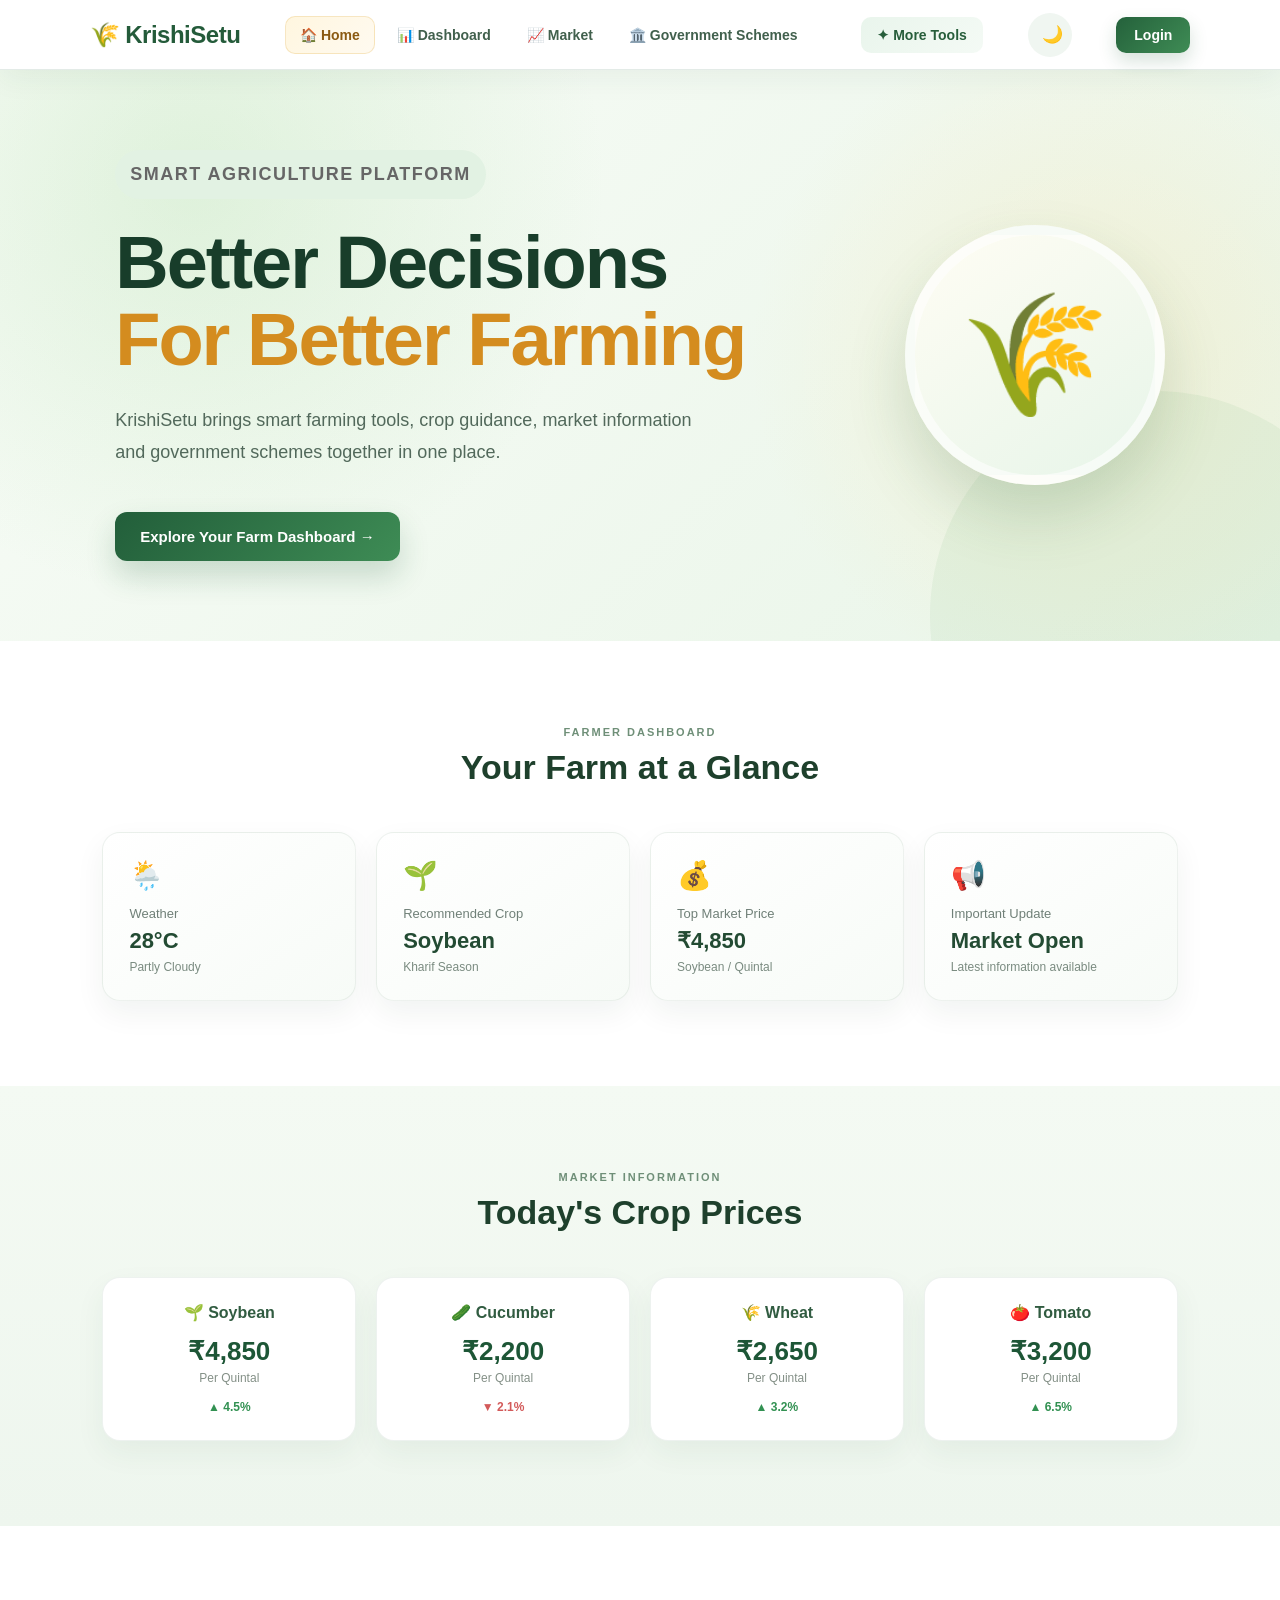
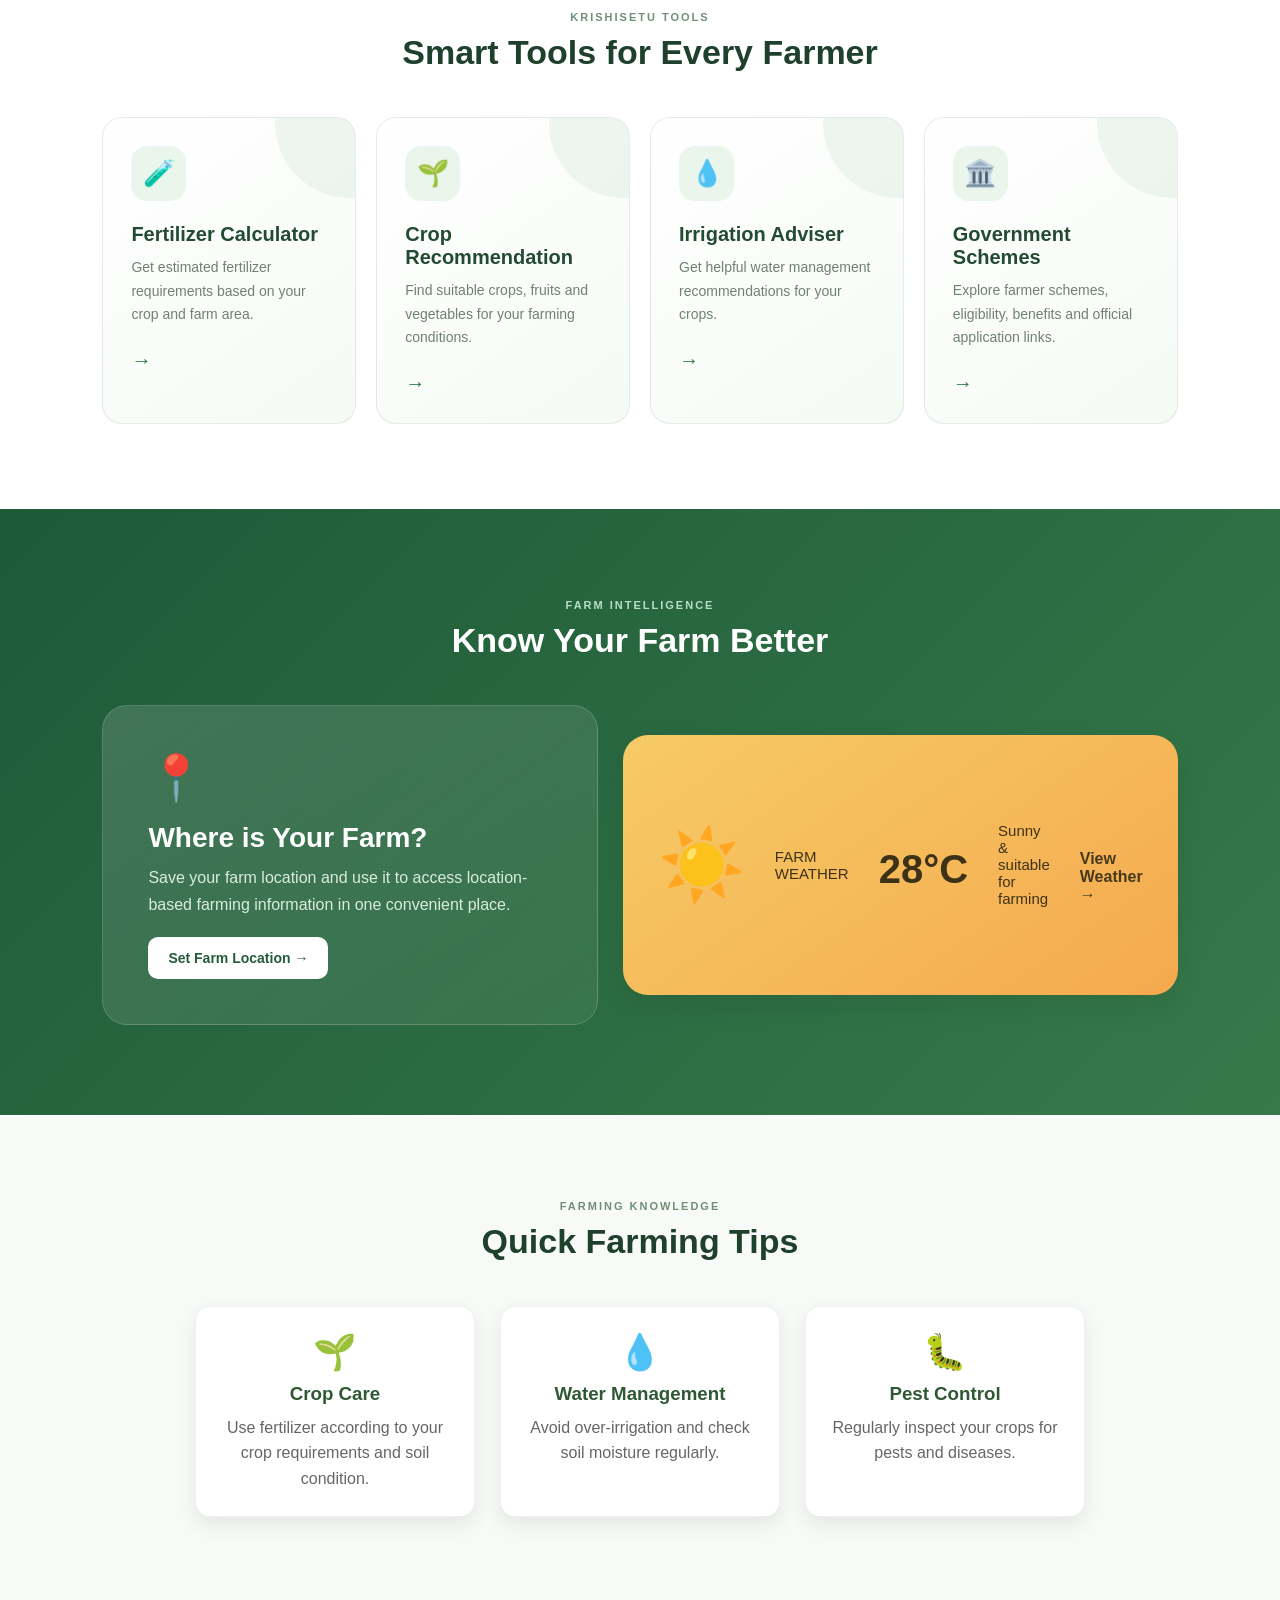
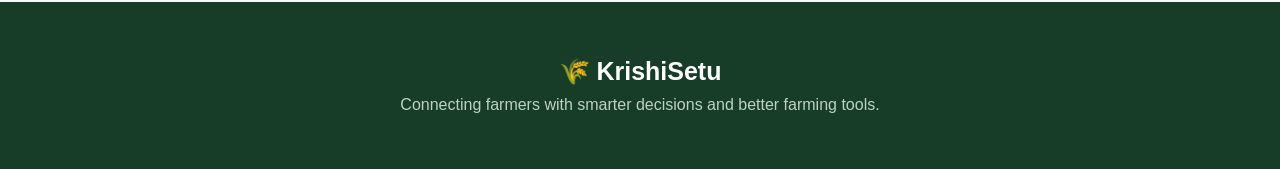
<file: index.html>
<!DOCTYPE html>
<html>
<head>
    <meta charset="UTF-8">
    <meta http-equiv="refresh" content="0; url=krishisetu/index.html">
    <title>Krishi Setu</title>
</head>
<body>
    <p>Opening Krishi Setu...</p>
    <a href="krishisetu/index.html">Open Website</a>
</body>
</html>
</file>
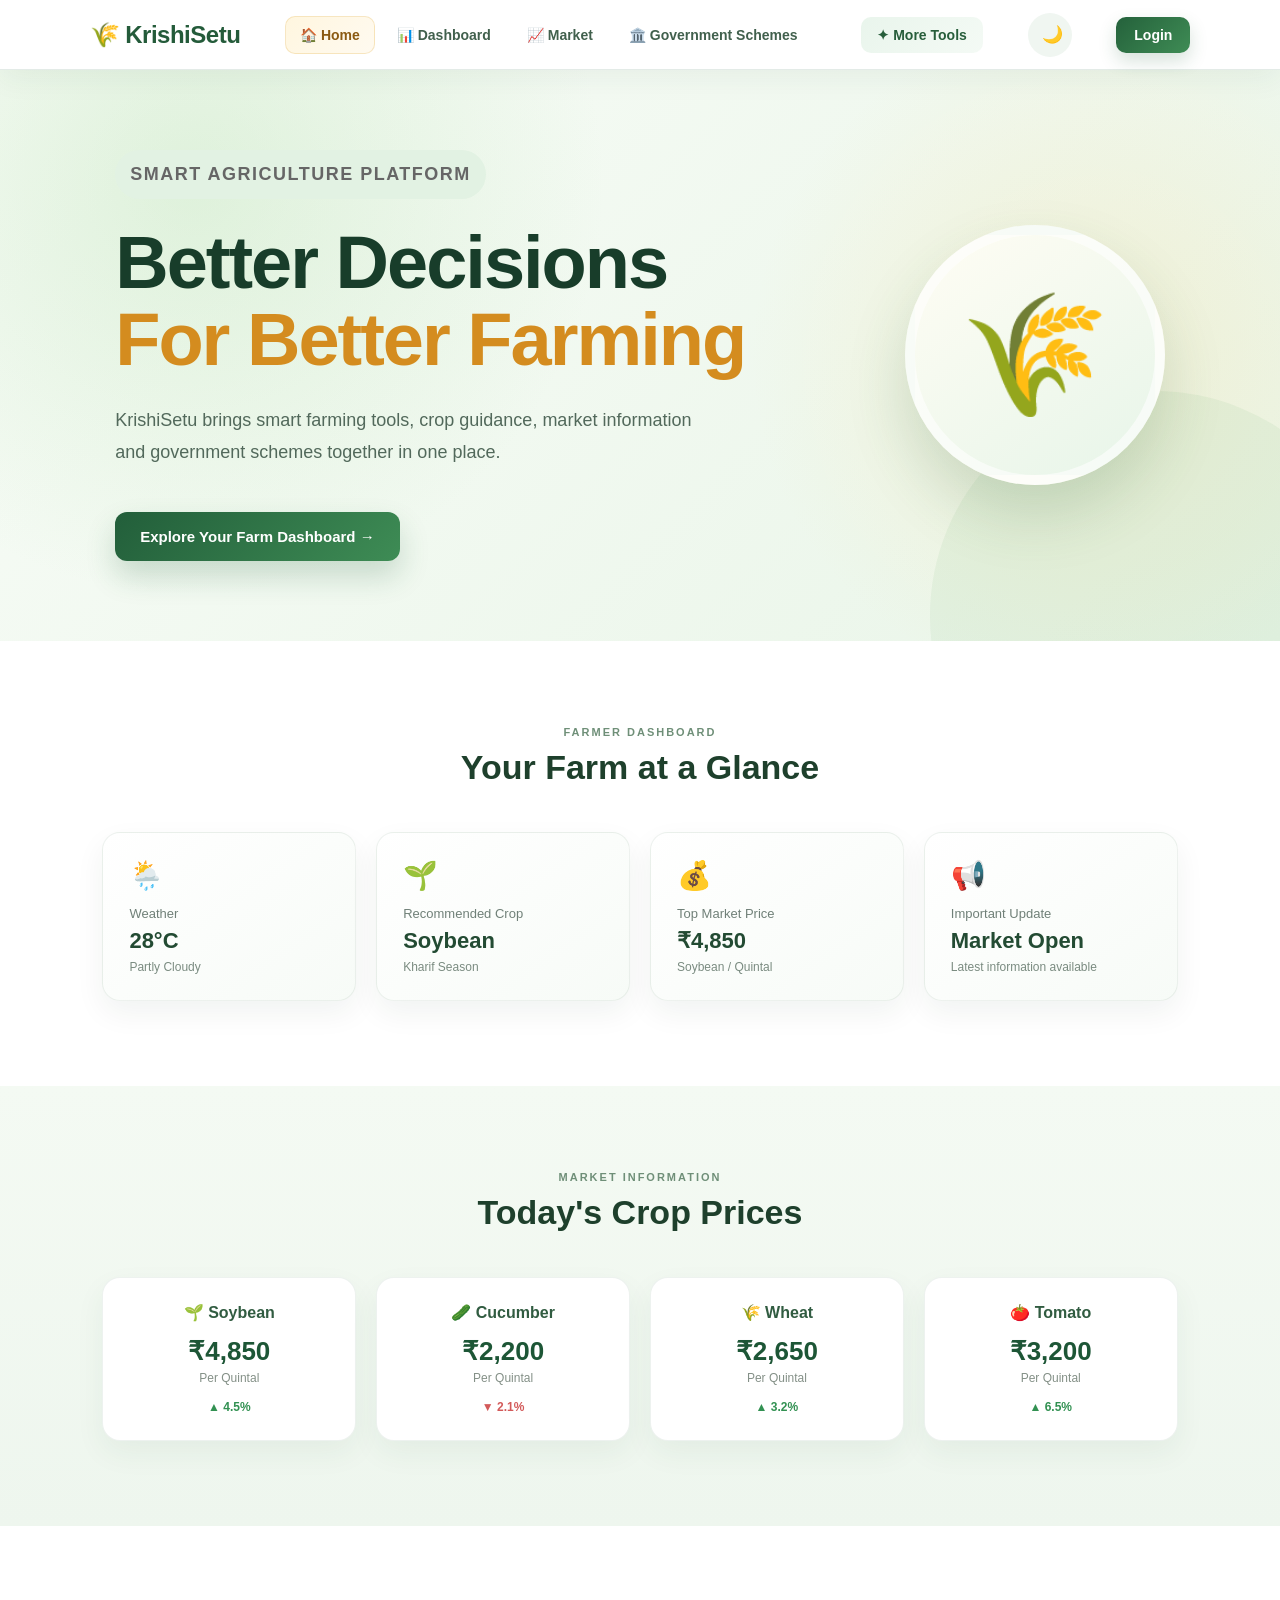
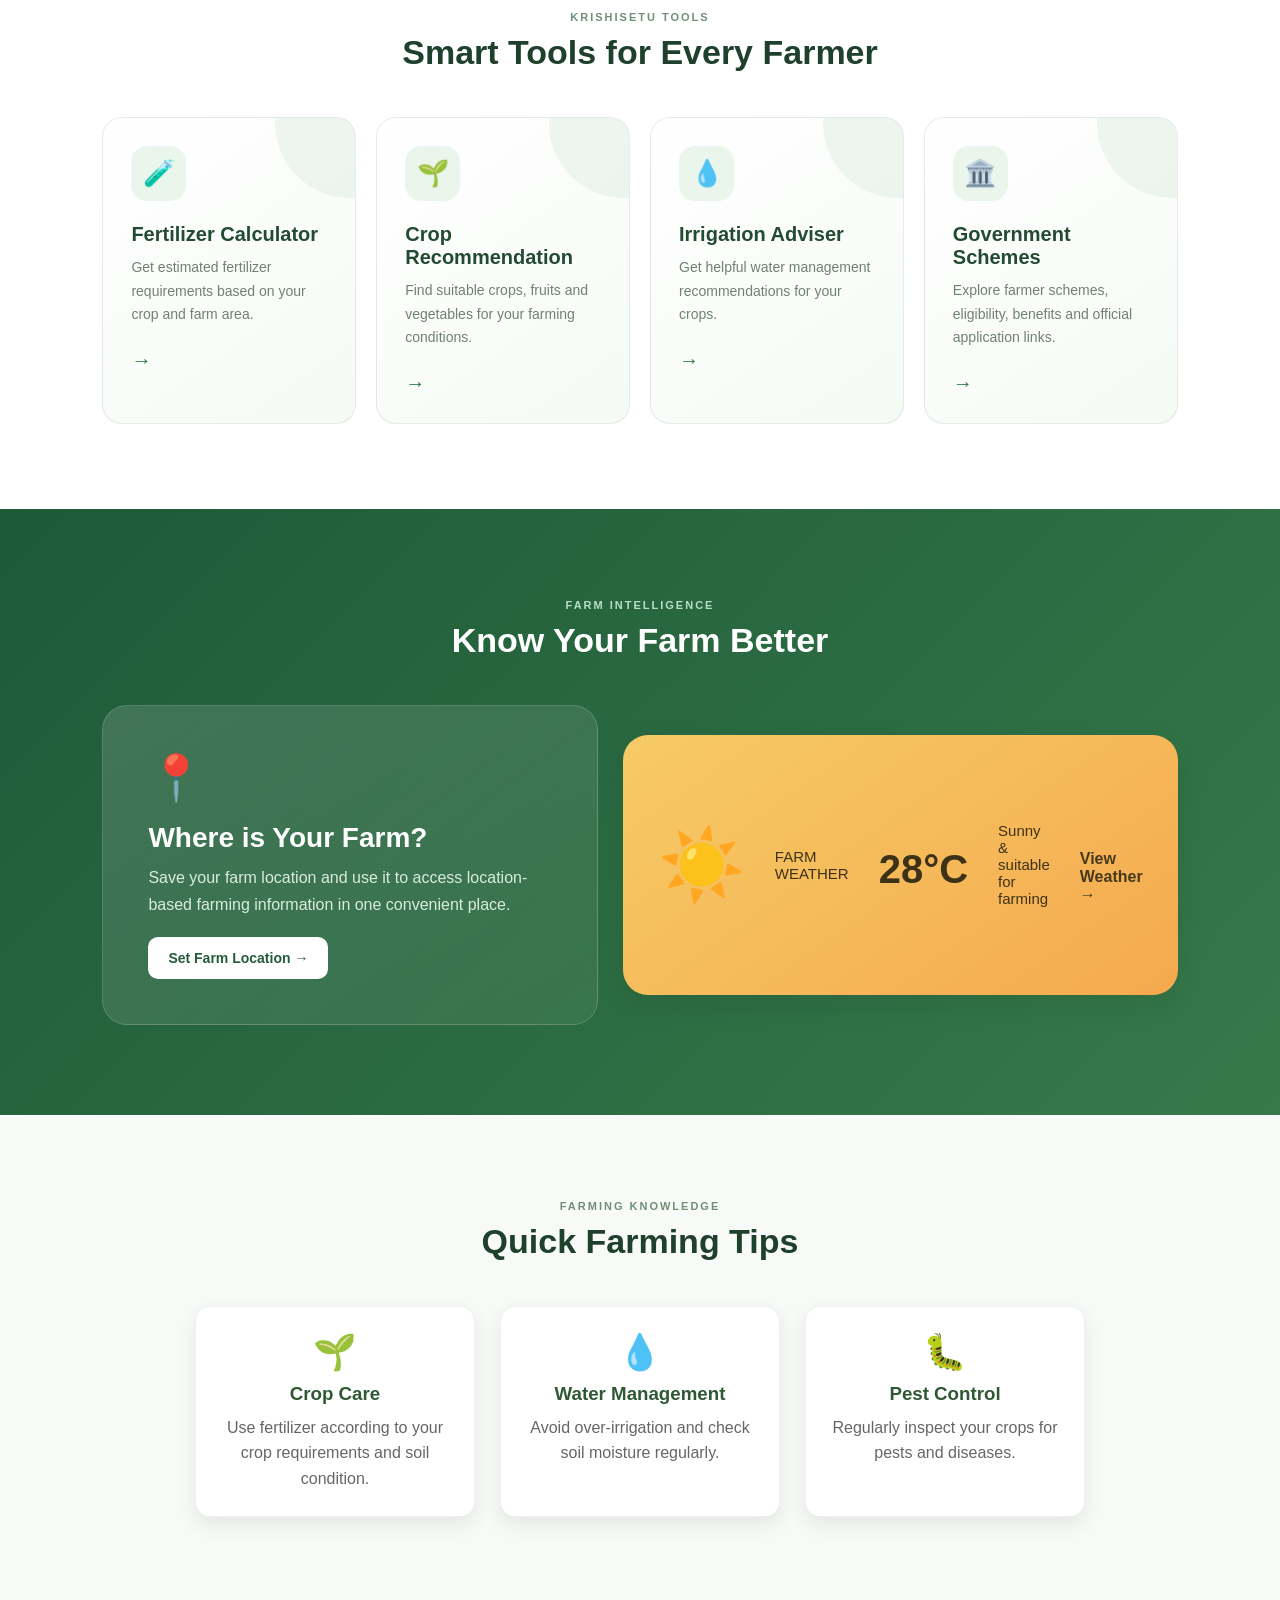
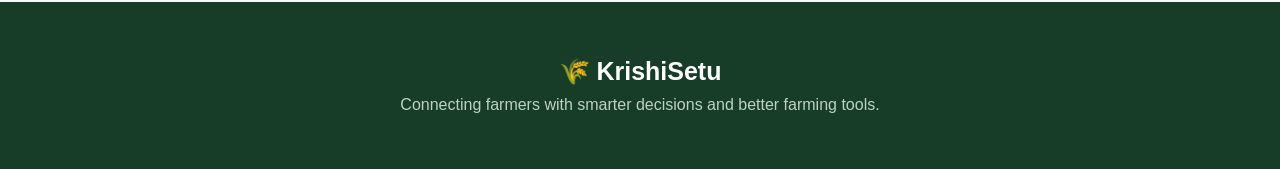
<file: krishisetu/index.html>
<!DOCTYPE html>
<html lang="en">

<head>

    <meta charset="UTF-8">

    <meta
        name="viewport"
        content="width=device-width, initial-scale=1.0"
    >

    <title>
        KrishiSetu | Smart Farmer Dashboard
    </title>


    <!-- Existing CSS -->
    <link
        rel="stylesheet"
        href="style.css"
    >


    <!-- INDEX PAGE PROFESSIONAL UI -->
    <style>

        /* =========================
           INDEX PAGE RESET
        ========================= */

        html {
            scroll-behavior: smooth;
        }

        body {
            margin: 0;
            background:
                linear-gradient(
                    180deg,
                    #f8fbf6 0%,
                    #f1f7ee 45%,
                    #ffffff 100%
                );
            color: #183d2a;
            overflow-x: hidden;
        }


        /* =========================
           NAVIGATION
        ========================= */

        .navbar {

            position: sticky;
            top: 0;
            z-index: 1000;

            width: 100%;
            box-sizing: border-box;

            display: flex;
            align-items: center;
            justify-content: space-between;

            padding: 14px 7%;

            background:
                rgba(255, 255, 255, 0.92);

            backdrop-filter: blur(18px);

            border-bottom:
                1px solid rgba(31, 93, 57, 0.12);

            box-shadow:
                0 8px 30px rgba(26, 70, 44, 0.06);

        }


        .logo {

            font-size: 24px;
            font-weight: 800;
            letter-spacing: -0.5px;

            color: #245b3a;

            white-space: nowrap;

        }


        .nav-links {

            display: flex;
            align-items: center;
            justify-content: center;

            gap: 8px;

            margin: 0;
            padding: 0;

            list-style: none;

        }


        .nav-links a {

            display: inline-flex;
            align-items: center;

            padding: 10px 14px;

            border-radius: 10px;

            color: #41604d;
            text-decoration: none;

            font-size: 14px;
            font-weight: 600;

            transition: 0.25s ease;

        }


        .nav-links a:hover {

            background: #eef7ef;
            color: #1f5d39;

            transform: translateY(-1px);

        }


        .nav-links li:first-child a {

            color: #8b5a12;

            background:
                linear-gradient(
                    135deg,
                    #fff6df,
                    #fffaf0
                );

            border:
                1px solid rgba(218, 159, 41, 0.22);

        }


        /* =========================
           MORE TOOLS
        ========================= */

        .tools-menu {

            position: relative;

            margin-left: 5px;

        }


        .tools-btn {

            padding: 10px 16px;

            border: none;
            border-radius: 10px;

            background:
                linear-gradient(
                    135deg,
                    #e9f5ec,
                    #f4faf5
                );

            color: #275e3b;

            font-size: 14px;
            font-weight: 700;

            cursor: pointer;

            transition: 0.25s ease;

        }


        .tools-btn:hover {

            transform: translateY(-2px);

            background: #dcefe1;

            box-shadow:
                0 8px 20px rgba(31, 93, 57, 0.12);

        }


        .tools-dropdown {

            position: absolute;

            top: calc(100% + 12px);
            right: 0;

            min-width: 255px;

            padding: 10px;

            border-radius: 18px;

            background: white;

            border:
                1px solid rgba(31, 93, 57, 0.1);

            box-shadow:
                0 20px 45px rgba(0, 0, 0, 0.14);

        }


        .tools-dropdown a {

            display: flex;
            align-items: center;

            padding: 14px;

            margin-bottom: 4px;

            border-radius: 12px;

            color: #294b37;

            text-decoration: none;

            font-size: 14px;
            font-weight: 600;

            transition: 0.2s ease;

        }


        .tools-dropdown a:hover {

            background: #eff8f1;

            color: #1f6a3d;

            transform: translateX(4px);

        }


        /* =========================
           DARK MODE BUTTON
        ========================= */

        #darkModeBtn {

            width: 44px;
            height: 44px;

            border: none;
            border-radius: 50%;

            background: #f0f6f1;

            font-size: 17px;

            cursor: pointer;

            transition: 0.25s ease;

        }


        #darkModeBtn:hover {

            transform: rotate(15deg);

            background: #e2f0e4;

        }


        /* =========================
           USER MENU
        ========================= */

        .user-menu {

            position: relative;

            display: flex;
            align-items: center;

        }


        .login-nav-btn {

            display: inline-flex;
            align-items: center;

            padding: 10px 18px;

            border-radius: 10px;

            background:
                linear-gradient(
                    135deg,
                    #24613b,
                    #3f8c55
                );

            color: white;

            text-decoration: none;

            font-size: 14px;
            font-weight: 700;

            box-shadow:
                0 8px 18px rgba(31, 93, 57, 0.18);

            transition: 0.25s ease;

        }


        .login-nav-btn:hover {

            transform: translateY(-2px);

            box-shadow:
                0 12px 25px rgba(31, 93, 57, 0.25);

        }


        .dropdown-menu {

            position: absolute;

            top: 55px;
            right: 0;

            min-width: 200px;

            padding: 12px;

            background: white;

            border-radius: 16px;

            box-shadow:
                0 15px 40px rgba(0, 0, 0, 0.14);

            border:
                1px solid rgba(0, 0, 0, 0.06);

        }


        .dropdown-menu a,
        .dropdown-menu button {

            display: block;

            width: 100%;

            padding: 10px;

            margin-top: 6px;

            border: none;
            border-radius: 8px;

            background: transparent;

            color: #345243;

            text-align: left;

            font-size: 14px;

            cursor: pointer;

            text-decoration: none;

        }


        .dropdown-menu a:hover,
        .dropdown-menu button:hover {

            background: #f1f8f2;

        }


        .user-name {

            padding: 10px;

            border-radius: 10px;

            background: #eff8f1;

            font-weight: 700;

            color: #245c3a;

        }


        /* =========================
           HERO SECTION
        ========================= */

        .hero {

            position: relative;

            min-height: 520px;

            display: flex;
            align-items: center;
            justify-content: space-between;

            gap: 50px;

            padding: 80px 9%;

            box-sizing: border-box;

            overflow: hidden;

            background:
                radial-gradient(
                    circle at 15% 20%,
                    rgba(169, 219, 160, 0.3),
                    transparent 35%
                ),

                radial-gradient(
                    circle at 85% 50%,
                    rgba(255, 211, 117, 0.2),
                    transparent 30%
                ),

                linear-gradient(
                    135deg,
                    #f8fcf7,
                    #e9f5e8
                );

        }


        .hero::before {

            content: "";

            position: absolute;

            width: 450px;
            height: 450px;

            right: -100px;
            bottom: -200px;

            border-radius: 50%;

            background:
                rgba(94, 160, 95, 0.08);

        }


        .hero-content {

            position: relative;
            z-index: 2;

            max-width: 680px;

        }


        .small-title {

            display: inline-block;

            padding: 9px 15px;

            margin-bottom: 18px;

            border-radius: 30px;

            background: #e2f2e3;

            color: #327145;

            font-size: 11px;
            font-weight: 800;

            letter-spacing: 1.5px;

        }


        .hero h1 {

            margin: 0;

            font-size: clamp(
                42px,
                6vw,
                74px
            );

            line-height: 1.05;

            color: #183d2a;

            letter-spacing: -2px;

        }


        .hero h1 span {

            display: block;

            color: #d48c1f;

        }


        .hero-content > p:not(.small-title) {

            max-width: 600px;

            margin-top: 25px;

            color: #52695b;

            font-size: 18px;

            line-height: 1.8;

        }


        .explore-btn {

            margin-top: 18px;

            padding: 16px 25px;

            border: none;
            border-radius: 12px;

            background:
                linear-gradient(
                    135deg,
                    #225e3a,
                    #3e8c55
                );

            color: white;

            font-size: 15px;
            font-weight: 700;

            cursor: pointer;

            box-shadow:
                0 15px 30px rgba(31, 93, 57, 0.2);

            transition: 0.25s ease;

        }


        .explore-btn:hover {

            transform: translateY(-3px);

        }


        .hero-image {

            position: relative;
            z-index: 2;

            width: 260px;
            height: 260px;

            display: flex;
            align-items: center;
            justify-content: center;

            border-radius: 50%;

            background:
                linear-gradient(
                    145deg,
                    #fffdf4,
                    #e7f5e9
                );

            border:
                10px solid rgba(255, 255, 255, 0.6);

            box-shadow:
                0 30px 60px rgba(45, 100, 59, 0.18);

            font-size: 120px;

        }


        /* =========================
           SECTIONS
        ========================= */

        .section {

            padding: 85px 8%;

        }


        .section-title {

            text-align: center;

            margin-bottom: 45px;

        }


        .section-title p {

            margin-bottom: 10px;

            color: #6f8f78;

            font-size: 11px;
            font-weight: 800;

            letter-spacing: 2px;

        }


        .section-title h2 {

            margin: 0;

            font-size: 34px;

            color: #1e402c;

        }


        /* =========================
           DASHBOARD CARDS
        ========================= */

        .farmer-glance-section {

            background: white;

        }


        .farmer-glance-grid {

            display: grid;

            grid-template-columns:
                repeat(4, 1fr);

            gap: 20px;

        }


        .farmer-glance-card {

            position: relative;

            padding: 26px;

            border-radius: 18px;

            background:
                linear-gradient(
                    145deg,
                    #ffffff,
                    #f7fbf7
                );

            border:
                1px solid rgba(41, 91, 55, 0.08);

            box-shadow:
                0 12px 30px rgba(20, 50, 30, 0.06);

            transition: 0.25s ease;

            overflow: hidden;

        }


        .farmer-glance-card::after {

            content: "";

            position: absolute;

            left: 0;
            top: 0;

            width: 5px;
            height: 100%;

            background:
                linear-gradient(
                    #e7b64a,
                    #4d9860
                );

            opacity: 0;

            transition: 0.25s ease;

        }


        .farmer-glance-card:hover {

            transform: translateY(-7px);

            box-shadow:
                0 20px 40px rgba(20, 50, 30, 0.1);

        }


        .farmer-glance-card:hover::after {

            opacity: 1;

        }


        .glance-icon {

            font-size: 28px;

        }


        .glance-label {

            margin: 14px 0 7px;

            color: #708078;

            font-size: 13px;

        }


        .farmer-glance-card h3 {

            margin: 0;

            color: #234b33;

            font-size: 22px;

        }


        .farmer-glance-card span {

            display: block;

            margin-top: 6px;

            color: #7a8b80;

            font-size: 12px;

        }


        /* =========================
           MARKET SECTION
        ========================= */

        .market-section {

            background:
                linear-gradient(
                    180deg,
                    #f4faf3,
                    #eef6ee
                );

        }


        .market-grid {

            display: grid;

            grid-template-columns:
                repeat(4, 1fr);

            gap: 20px;

        }


        .market-card {

            padding: 25px;

            border-radius: 18px;

            background: white;

            border:
                1px solid rgba(31, 93, 57, 0.08);

            box-shadow:
                0 12px 30px rgba(31, 93, 57, 0.06);

            transition: 0.25s ease;

        }


        .market-card:hover {

            transform: translateY(-5px);

        }


        .market-card h3 {

            margin-top: 0;

            color: #315c41;

            font-size: 16px;

        }


        .market-card h2 {

            margin: 14px 0 4px;

            color: #1d5636;

            font-size: 26px;

        }


        .market-card p {

            color: #849087;

            font-size: 12px;

        }


        .up {

            color: #329152;

            font-size: 12px;
            font-weight: 700;

        }


        .down {

            color: #d35a5a;

            font-size: 12px;
            font-weight: 700;

        }


        /* =========================
           SMART FARMING TOOLS
        ========================= */

        .smart-tools-section {

            padding: 85px 8%;

            background: white;

        }


        .tools-grid {

            display: grid;

            grid-template-columns:
                repeat(4, 1fr);

            gap: 20px;

        }


        .tool-card {

            position: relative;

            display: block;

            padding: 28px;

            min-height: 210px;

            border-radius: 20px;

            text-decoration: none;

            color: inherit;

            background:
                linear-gradient(
                    145deg,
                    #ffffff,
                    #f5faf5
                );

            border:
                1px solid rgba(31, 93, 57, 0.1);

            transition: 0.3s ease;

            overflow: hidden;

        }


        .tool-card::before {

            content: "";

            position: absolute;

            width: 150px;
            height: 150px;

            right: -70px;
            top: -70px;

            border-radius: 50%;

            background:
                rgba(77, 152, 96, 0.08);

        }


        .tool-card:hover {

            transform: translateY(-8px);

            box-shadow:
                0 22px 45px rgba(31, 93, 57, 0.12);

            border-color:
                rgba(47, 122, 66, 0.25);

        }


        .tool-icon {

            position: relative;

            width: 55px;
            height: 55px;

            display: flex;
            align-items: center;
            justify-content: center;

            border-radius: 16px;

            background: #eaf6ec;

            font-size: 26px;

        }


        .tool-card h3 {

            position: relative;

            margin: 22px 0 10px;

            color: #234b33;

            font-size: 20px;

        }


        .tool-card p {

            position: relative;

            margin: 0;

            color: #708078;

            font-size: 14px;

            line-height: 1.7;

        }


        .tool-arrow {

            position: relative;

            display: block;

            margin-top: 22px;

            color: #2b7a45;

            font-size: 20px;

        }


        /* =========================
           LOCATION & WEATHER
        ========================= */

        .farm-intelligence-section {

            padding: 90px 8%;

            background:
                linear-gradient(
                    135deg,
                    #1e5938,
                    #367a4a
                );

        }


        .farm-intelligence-section .section-title p {

            color: #b9dfc2;

        }


        .farm-intelligence-section .section-title h2 {

            color: white;

        }


        .intelligence-grid {

            display: grid;

            grid-template-columns:
                1.2fr 0.8fr;

            gap: 25px;

        }


        .location-card {

            padding: 45px;

            border-radius: 25px;

            background:
                linear-gradient(
                    145deg,
                    rgba(255, 255, 255, 0.14),
                    rgba(255, 255, 255, 0.06)
                );

            border:
                1px solid rgba(255, 255, 255, 0.16);

            color: white;

        }


        .location-card h3 {

            margin: 18px 0 10px;

            font-size: 28px;

        }


        .location-card p {

            color: #d9eddd;

            line-height: 1.7;

        }


        .location-card a {

            display: inline-block;

            margin-top: 18px;

            padding: 13px 20px;

            border-radius: 10px;

            background: white;

            color: #245c3a;

            text-decoration: none;

            font-size: 14px;
            font-weight: 700;

        }


        .weather-card {

            padding: 35px;

            border-radius: 25px;

            background:
                linear-gradient(
                    145deg,
                    #f6cb66,
                    #f5a94e
                );

            color: #3d3217;

        }


        .weather-icon {

            font-size: 70px;

        }


        .weather-card h3 {

            margin: 15px 0 5px;

            font-size: 40px;

        }


        .weather-card p {

            margin: 0;

            font-size: 15px;

        }


        .weather-card a {

            display: inline-block;

            margin-top: 25px;

            color: #46391c;

            font-weight: 800;

            text-decoration: none;

        }


        /* =========================
           FARMING TIPS
        ========================= */

        .farming-tips {

            padding: 85px 8%;

            background: #f7faf6;

        }


        .tips-container {

            display: grid;

            grid-template-columns:
                repeat(3, 1fr);

            gap: 22px;

        }


        .tip-card {

            padding: 32px;

            border-radius: 20px;

            background: white;

            border:
                1px solid rgba(31, 93, 57, 0.08);

            box-shadow:
                0 10px 25px rgba(31, 93, 57, 0.05);

        }


        .tip-icon {

            font-size: 36px;

        }


        .tip-card h3 {

            margin: 18px 0 10px;

            color: #254e35;

        }


        .tip-card p {

            color: #738078;

            line-height: 1.7;

        }


        /* =========================
           FOOTER
        ========================= */

        footer {

            padding: 55px 8%;

            text-align: center;

            background: #173d29;

            color: white;

        }


        footer h3 {

            margin: 0 0 10px;

            font-size: 25px;

        }


        footer p {

            margin: 0;

            color: #bcd3c2;

        }


        /* =========================
           RESPONSIVE
        ========================= */

        @media (max-width: 1100px) {

            .farmer-glance-grid,
            .market-grid,
            .tools-grid {

                grid-template-columns:
                    repeat(2, 1fr);

            }


            .nav-links {

                gap: 0;

            }


            .nav-links a {

                padding: 8px;

                font-size: 12px;

            }

        }


        @media (max-width: 850px) {

            .navbar {

                flex-wrap: wrap;

                gap: 12px;

            }


            .nav-links {

                order: 3;

                width: 100%;

                justify-content: center;

                flex-wrap: wrap;

            }


            .hero {

                flex-direction: column;

                text-align: center;

                padding: 70px 8%;

            }


            .hero-content > p:not(.small-title) {

                margin-left: auto;
                margin-right: auto;

            }


            .intelligence-grid {

                grid-template-columns: 1fr;

            }

        }


        @media (max-width: 600px) {

            .farmer-glance-grid,
            .market-grid,
            .tools-grid,
            .tips-container {

                grid-template-columns: 1fr;

            }


            .hero-image {

                width: 180px;
                height: 180px;

                font-size: 80px;

            }


            .section-title h2 {

                font-size: 27px;

            }


            .location-card {

                padding: 30px;

            }

        }

    </style>

</head>


<body>


    <!-- =========================
         NAVIGATION
    ========================== -->

    <nav class="navbar">


        <div class="logo">

            🌾 KrishiSetu

        </div>



        <ul class="nav-links">


            <li>

                <a href="index.html">

                    🏠 Home

                </a>

            </li>


            <li>

                <a href="#dashboard">

                    📊 Dashboard

                </a>

            </li>


            <li>

                <a href="#market">

                    📈 Market

                </a>

            </li>


            <li>

                <a href="schemes.html">

                    🏛️ Government Schemes

                </a>

            </li>


        </ul>



        <!-- MORE TOOLS -->

        <div class="tools-menu">


            <button
                class="tools-btn"
                id="toolsBtn"
            >

                ✦ More Tools

            </button>



            <div
                class="tools-dropdown"
                id="toolsDropdown"
            >


                <a href="fertilizer.html">

                    🧪 Fertilizer Calculator

                </a>


                <a href="crop-recommendation.html">

                    🌱 Crop & Fruit Recommendation

                </a>


                <a href="irrigation-adviser.html">

                    💧 Irrigation Adviser

                </a>


                <a href="location-weather.html">

                    📍 Location & Weather

                </a>

                <div class="more-tools-menu">
    <a href="fertilizer-information.html">
    🌱 Fertilizer Information
</a>

   <a href="farming-tools.html" class="farming-tools-btn">
    🚜 Farming Tools Information
</a>
</div>

            </div>


        </div>



        <!-- DARK MODE -->

        <button id="darkModeBtn">

            🌙

        </button>



        <!-- USER MENU -->

        <div
            class="user-menu"
            id="userMenu"
        >


            <a
                href="login.html"
                class="login-nav-btn"
                id="loginNavBtn"
            >

                Login

            </a>



            <div
                class="dropdown-menu"
                id="dropdownMenu"
            >


                <div class="user-name">

                    👨‍🌾
                    <span id="dropdownFarmerName"></span>

                </div>



                <a href="#dashboard">

                    📊 My Dashboard

                </a>



                <button id="logoutBtn">

                    🚪 Logout

                </button>


            </div>


        </div>


    </nav>



    <!-- =========================
         HERO SECTION
    ========================== -->

    <section
        id="home"
        class="hero"
    >


        <div class="hero-content">


            <p class="small-title">

                SMART AGRICULTURE PLATFORM

            </p>



            <h1>

                Better Decisions
                <span>
                    For Better Farming
                </span>

            </h1>



            <p>

                KrishiSetu brings smart farming tools,
                crop guidance, market information and
                government schemes together in one place.

            </p>



            <button
                class="explore-btn"
                onclick="scrollToDashboard()"
            >

                Explore Your Farm Dashboard →

            </button>


        </div>



        <div class="hero-image">

            🌾

        </div>


    </section>



    <!-- =========================
         DASHBOARD
    ========================== -->

    <section
        id="dashboard"
        class="section farmer-glance-section"
    >


        <div class="section-title">

            <p>

                FARMER DASHBOARD

            </p>


            <h2>

                Your Farm at a Glance

            </h2>

        </div>



        <div class="farmer-glance-grid">


            <div class="farmer-glance-card">

                <div class="glance-icon">

                    🌦️

                </div>


                <p class="glance-label">

                    Weather

                </p>


                <h3>

                    28°C

                </h3>


                <span>

                    Partly Cloudy

                </span>

            </div>



            <div class="farmer-glance-card">

                <div class="glance-icon">

                    🌱

                </div>


                <p class="glance-label">

                    Recommended Crop

                </p>


                <h3>

                    Soybean

                </h3>


                <span>

                    Kharif Season

                </span>

            </div>



            <div class="farmer-glance-card">

                <div class="glance-icon">

                    💰

                </div>


                <p class="glance-label">

                    Top Market Price

                </p>


                <h3>

                    ₹4,850

                </h3>


                <span>

                    Soybean / Quintal

                </span>

            </div>



            <div class="farmer-glance-card">

                <div class="glance-icon">

                    📢

                </div>


                <p class="glance-label">

                    Important Update

                </p>


                <h3>

                    Market Open

                </h3>


                <span>

                    Latest information available

                </span>

            </div>


        </div>


    </section>



    <!-- =========================
         MARKET SECTION
    ========================== -->

    <section
        id="market"
        class="section market-section"
    >


        <div class="section-title">

            <p>

                MARKET INFORMATION

            </p>


            <h2>

                Today's Crop Prices

            </h2>

        </div>



        <div class="market-grid">


            <div class="market-card">

                <h3>

                    🌱 Soybean

                </h3>


                <h2>

                    ₹4,850

                </h2>


                <p>

                    Per Quintal

                </p>


                <span class="up">

                    ▲ 4.5%

                </span>

            </div>



            <div class="market-card">

                <h3>

                    🥒 Cucumber

                </h3>


                <h2>

                    ₹2,200

                </h2>


                <p>

                    Per Quintal

                </p>


                <span class="down">

                    ▼ 2.1%

                </span>

            </div>



            <div class="market-card">

                <h3>

                    🌾 Wheat

                </h3>


                <h2>

                    ₹2,650

                </h2>


                <p>

                    Per Quintal

                </p>


                <span class="up">

                    ▲ 3.2%

                </span>

            </div>



            <div class="market-card">

                <h3>

                    🍅 Tomato

                </h3>


                <h2>

                    ₹3,200

                </h2>


                <p>

                    Per Quintal

                </p>


                <span class="up">

                    ▲ 6.5%

                </span>

            </div>


        </div>


    </section>



    <!-- =========================
         SMART TOOLS
    ========================== -->

    <section class="smart-tools-section">


        <div class="section-title">

            <p>

                KRISHISETU TOOLS

            </p>


            <h2>

                Smart Tools for Every Farmer

            </h2>

        </div>



        <div class="tools-grid">


            <a
                href="fertilizer.html"
                class="tool-card"
            >

                <div class="tool-icon">

                    🧪

                </div>


                <h3>

                    Fertilizer Calculator

                </h3>


                <p>

                    Get estimated fertilizer requirements
                    based on your crop and farm area.

                </p>


                <span class="tool-arrow">

                    →

                </span>

            </a>



            <a
                href="crop-recommendation.html"
                class="tool-card"
            >

                <div class="tool-icon">

                    🌱

                </div>


                <h3>

                    Crop Recommendation

                </h3>


                <p>

                    Find suitable crops, fruits and vegetables
                    for your farming conditions.

                </p>


                <span class="tool-arrow">

                    →

                </span>

            </a>



            <a
                href="irrigation-adviser.html"
                class="tool-card"
            >

                <div class="tool-icon">

                    💧

                </div>


                <h3>

                    Irrigation Adviser

                </h3>


                <p>

                    Get helpful water management
                    recommendations for your crops.

                </p>


                <span class="tool-arrow">

                    →

                </span>

            </a>



            <a
                href="schemes.html"
                class="tool-card"
            >

                <div class="tool-icon">

                    🏛️

                </div>


                <h3>

                    Government Schemes

                </h3>


                <p>

                    Explore farmer schemes, eligibility,
                    benefits and official application links.

                </p>


                <span class="tool-arrow">

                    →

                </span>

            </a>


        </div>


    </section>



    <!-- =========================
         LOCATION & WEATHER
    ========================== -->

    <section class="farm-intelligence-section">


        <div class="section-title">

            <p>

                FARM INTELLIGENCE

            </p>


            <h2>

                Know Your Farm Better

            </h2>

        </div>



        <div class="intelligence-grid">


            <!-- LOCATION -->

            <div class="location-card">


                <div style="font-size: 45px;">

                    📍

                </div>


                <h3>

                    Where is Your Farm?

                </h3>


                <p>

                    Save your farm location and use it
                    to access location-based farming
                    information in one convenient place.

                </p>


                <a href="location-weather.html">

                    Set Farm Location →

                </a>


            </div>



            <!-- WEATHER -->

            <div class="weather-card">


                <div class="weather-icon">

                    ☀️

                </div>


                <p>

                    FARM WEATHER

                </p>


                <h3>

                    28°C

                </h3>


                <p>

                    Sunny & suitable for farming

                </p>


                <a href="location-weather.html">

                    View Weather →

                </a>


            </div>


        </div>


    </section>



    <!-- =========================
         FARMING TIPS
    ========================== -->

    <section class="farming-tips">


        <div class="section-title">

            <p>

                FARMING KNOWLEDGE

            </p>


            <h2>

                Quick Farming Tips

            </h2>

        </div>



        <div class="tips-container">


            <div class="tip-card">

                <div class="tip-icon">

                    🌱

                </div>


                <h3>

                    Crop Care

                </h3>


                <p>

                    Use fertilizer according to
                    your crop requirements and soil condition.

                </p>

            </div>



            <div class="tip-card">

                <div class="tip-icon">

                    💧

                </div>


                <h3>

                    Water Management

                </h3>


                <p>

                    Avoid over-irrigation and check
                    soil moisture regularly.

                </p>

            </div>



            <div class="tip-card">

                <div class="tip-icon">

                    🐛

                </div>


                <h3>

                    Pest Control

                </h3>


                <p>

                    Regularly inspect your crops
                    for pests and diseases.

                </p>

            </div>


        </div>


    </section>



    <!-- =========================
         FOOTER
    ========================== -->

    <footer>


        <h3>

            🌾 KrishiSetu

        </h3>


        <p>

            Connecting farmers with smarter decisions
            and better farming tools.

        </p>


    </footer>



    <!-- Existing JavaScript -->

    <script src="script.js"></script>


</body>

</html>
</file>
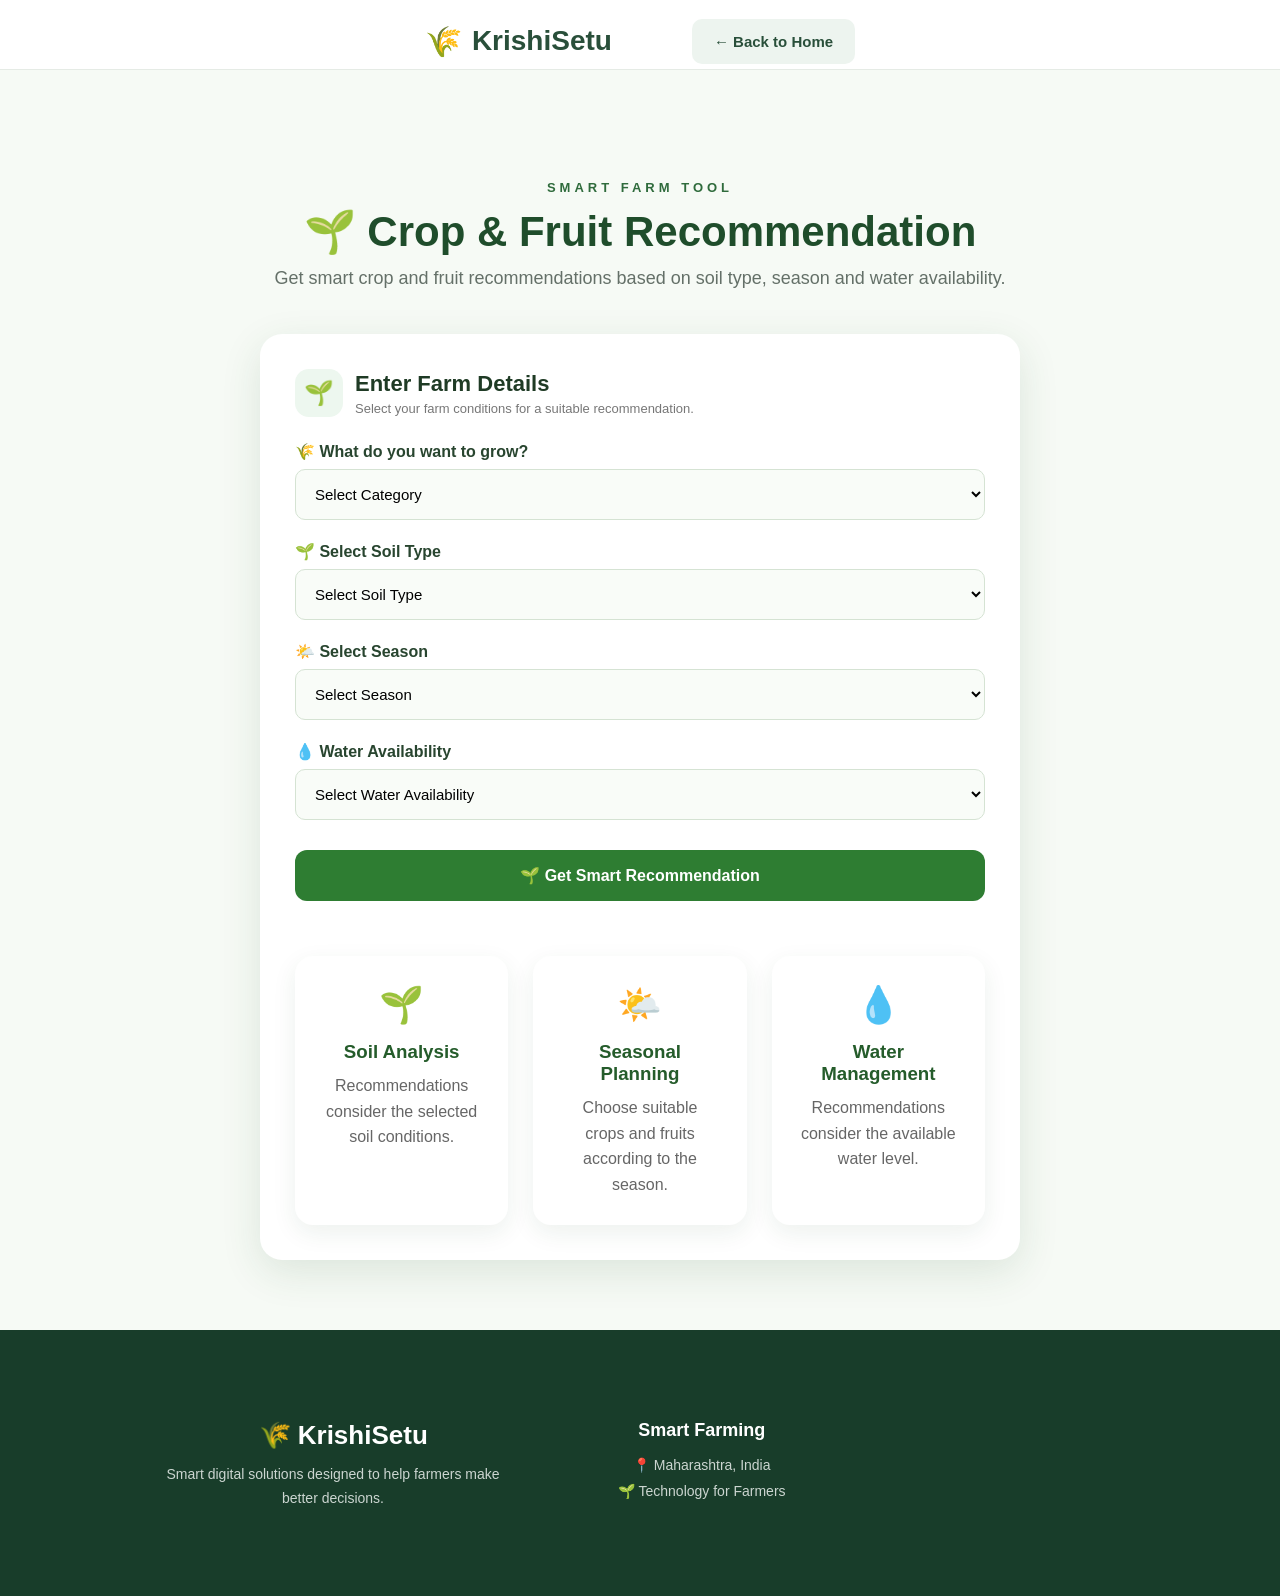
<file: krishisetu/crop-recommendation.html>
<!DOCTYPE html>
<html lang="en">

<head>

    <meta charset="UTF-8">

    <meta
        name="viewport"
        content="width=device-width, initial-scale=1.0"
    >

    <title>KrishiSetu | Crop Recommendation</title>

    <link
        rel="stylesheet"
        href="style.css"
    >

</head>


<body>


<!-- NAVBAR -->

<nav class="navbar">

    <div class="nav-container">

        <a
            href="index.html"
            class="nav-logo"
        >

            <span class="logo-icon">
                🌾
            </span>

            <span>
                KrishiSetu
            </span>

        </a>


        <div class="nav-links">

           

        </div>


        <a
            href="index.html"
            class="back-home-btn"
        >
            ← Back to Home
        </a>

    </div>

</nav>


<!-- PAGE -->

<section class="recommendation-page">


    <!-- HEADING -->

    <div class="recommendation-heading">

        <p class="tool-tag">
            SMART FARM TOOL
        </p>

        <h1>
            🌱 Crop & Fruit Recommendation
        </h1>

        <p class="tool-subtitle">

            Get smart crop and fruit recommendations based on
            soil type, season and water availability.

        </p>

    </div>


    <!-- MAIN CARD -->

    <div class="recommendation-card">


        <div class="card-heading">

            <div class="card-icon">
                🌱
            </div>


            <div>

                <h2>
                    Enter Farm Details
                </h2>

                <p>
                    Select your farm conditions for a suitable recommendation.
                </p>

            </div>

        </div>


        <!-- CATEGORY -->

        <div class="recommendation-group">

            <label for="recommendCategory">

                🌾 What do you want to grow?

            </label>


            <select id="recommendCategory">

                <option value="">
                    Select Category
                </option>

                <option value="crop">
                    🌾 Field Crops
                </option>

                <option value="fruit">
                    🍎 Fruits
                </option>

                   <option value="vegetable">
            🥬 Vegetables
        </option>

            </select>

        </div>


        <!-- SOIL -->

        <div class="recommendation-group">

            <label for="recommendSoil">

                🌱 Select Soil Type

            </label>


            <select id="recommendSoil">

                <option value="">
                    Select Soil Type
                </option>

                <option value="black">
                    Black Soil
                </option>

                <option value="red">
                    Red Soil
                </option>

                <option value="sandy">
                    Sandy Soil
                </option>

                <option value="clay">
                    Clay Soil
                </option>

            </select>

        </div>


        <!-- SEASON -->

        <div class="recommendation-group">

            <label for="recommendSeason">

                🌤️ Select Season

            </label>


            <select id="recommendSeason">

                <option value="">
                    Select Season
                </option>

                <option value="kharif">
                    Kharif
                </option>

                <option value="rabi">
                    Rabi
                </option>

                <option value="summer">
                    Summer
                </option>

            </select>

        </div>


        <!-- WATER -->

        <div class="recommendation-group">

            <label for="waterAvailability">

                💧 Water Availability

            </label>


            <select id="waterAvailability">

                <option value="">
                    Select Water Availability
                </option>

                <option value="low">
                    Low
                </option>

                <option value="medium">
                    Medium
                </option>

                <option value="high">
                    High
                </option>

            </select>

        </div>


        <!-- BUTTON -->

        <button
            class="recommendation-btn"
            onclick="getCropRecommendation()"
        >

            🌱 Get Smart Recommendation

        </button>

<!-- RESULT -->

<div
    class="recommendation-result"
    id="recommendationResult"
>

    <div class="result-icon">
        🌱
    </div>

    <p class="result-label">
        SMART RECOMMENDATION
    </p>

    <h2 id="recommendationTitle">
        Recommended Option
    </h2>

    <p
        class="recommended-name"
        id="recommendedName"
    >
    </p>

    <p
        class="recommendation-reason"
        id="recommendationReason"
    >
    </p>


    <!-- FARM INFORMATION -->

    <div class="recommendation-details">

        <div class="detail-box">

            <span>
                ⏳
            </span>

            <div>

                <small>
                    GROWING PERIOD
                </small>

                <p id="growingPeriod">

                </p>

            </div>

        </div>


        <div class="detail-box">

            <span>
                💧
            </span>

            <div>

                <small>
                    WATER REQUIREMENT
                </small>

                <p id="waterRequirement">

                </p>

            </div>

        </div>

    </div>


    <!-- TIPS -->

    <div class="recommendation-tips">

        <h3>
            💡 Growing Tips
        </h3>

        <ul
            id="recommendationTips"
        >

        </ul>

    </div>


    <p
        class="important-note"
        id="recommendationNote"
    >

    </p>

</div>

    <!-- INFO CARDS -->

    <div class="recommendation-info">


        <div class="info-card">

            <div>
                🌱
            </div>

            <h3>
                Soil Analysis
            </h3>

            <p>
                Recommendations consider the selected soil conditions.
            </p>

        </div>


        <div class="info-card">

            <div>
                🌤️
            </div>

            <h3>
                Seasonal Planning
            </h3>

            <p>
                Choose suitable crops and fruits according to the season.
            </p>

        </div>


        <div class="info-card">

            <div>
                💧
            </div>

            <h3>
                Water Management
            </h3>

            <p>
                Recommendations consider the available water level.
            </p>

        </div>


    </div>


</section>


<!-- FOOTER -->

<footer class="footer">

    <div class="footer-container">


        <div class="footer-brand">

            <h2>
                🌾 KrishiSetu
            </h2>

            <p>
                Smart digital solutions designed to help
                farmers make better decisions.
            </p>

        </div>




        <div class="footer-contact">

            <h3>
                Smart Farming
            </h3>

            <p>
                📍 Maharashtra, India
            </p>

            <p>
                🌱 Technology for Farmers
            </p>

        </div>


    </div>


   

</footer>


<script src="script.js"></script>

</body>

</html>
</file>
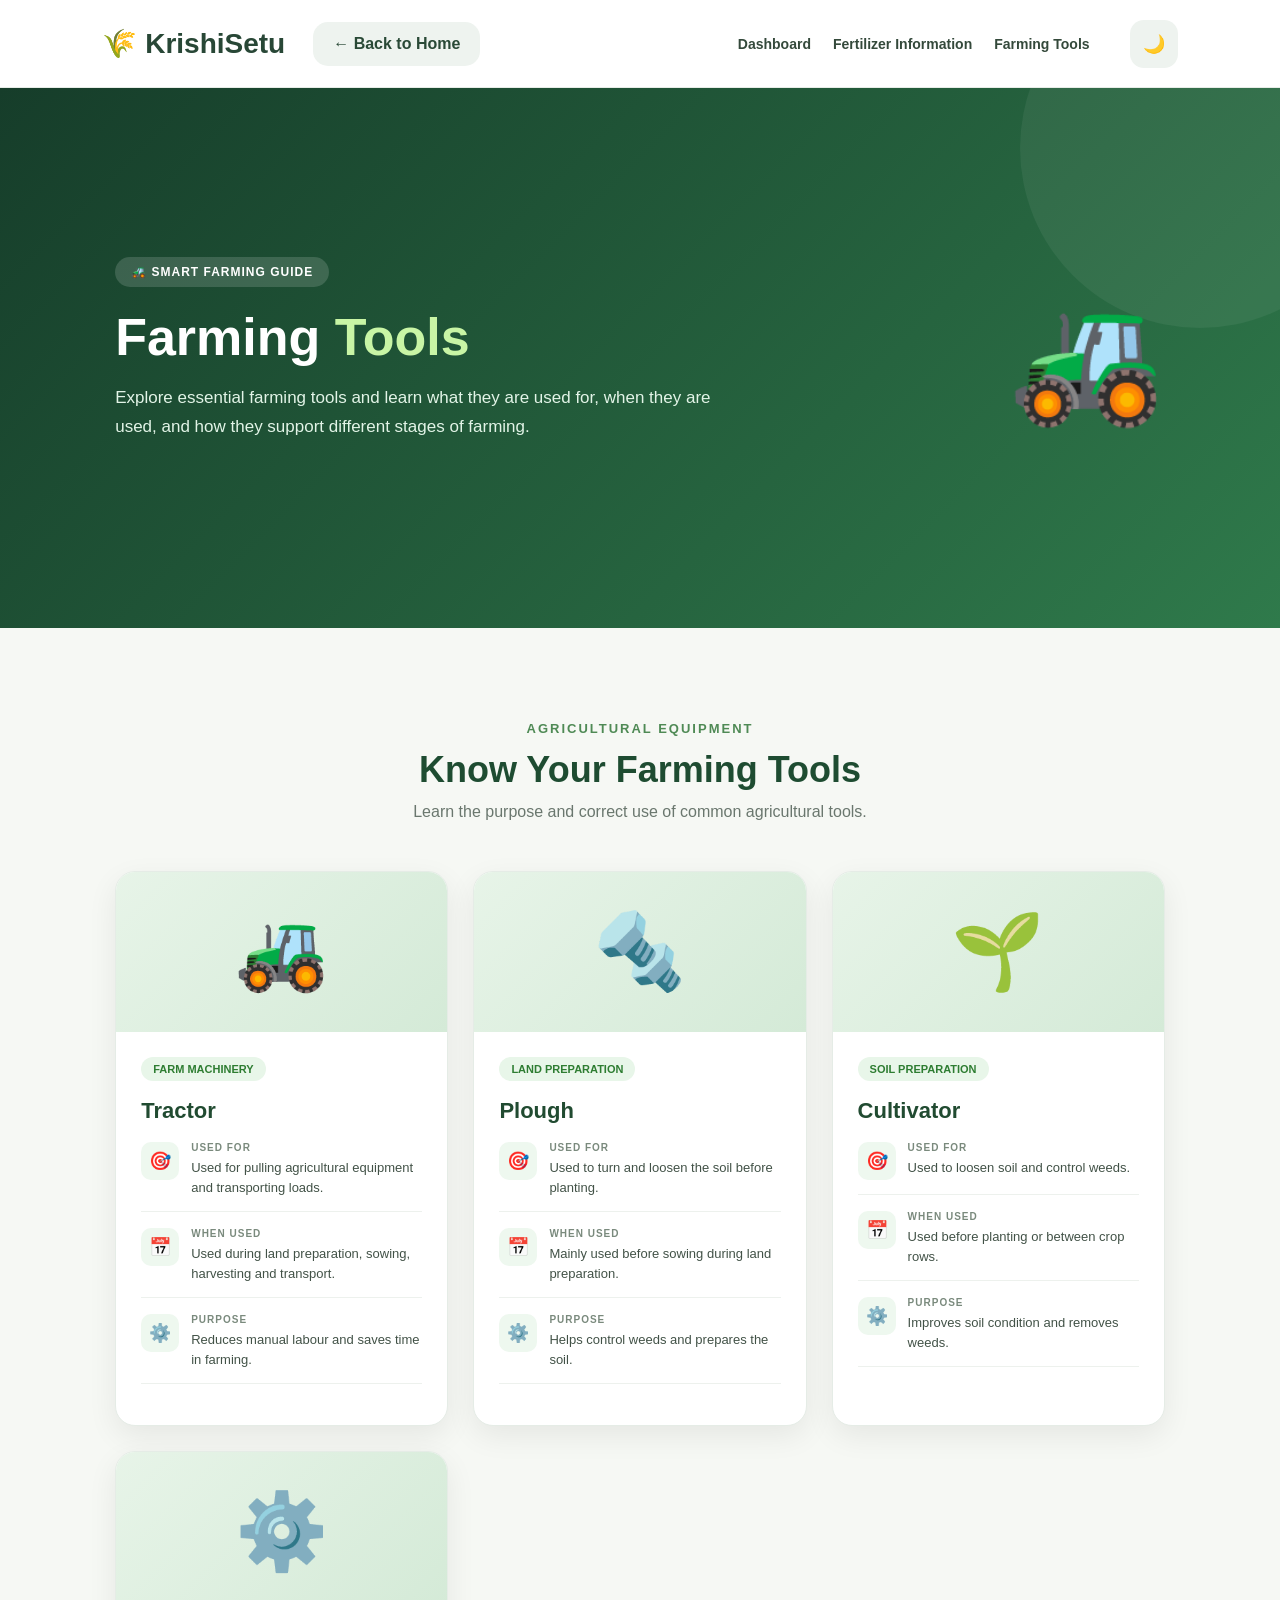
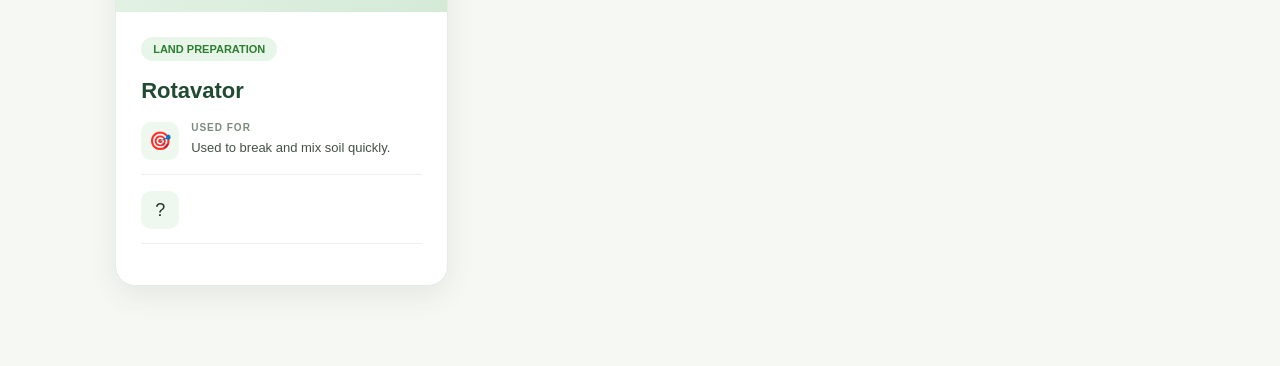
<file: krishisetu/farming-tool.html>
<!DOCTYPE html>
<html lang="en">

<head>

    <meta charset="UTF-8">

    <meta
        name="viewport"
        content="width=device-width, initial-scale=1.0"
    >

    <title>
        Farming Tools Information | KrishiSetu
    </title>


    <style>

        * {
            box-sizing: border-box;
        }


        body {
            margin: 0;
            font-family: Arial, sans-serif;
            background: #f6f8f4;
            color: #24352b;
        }


        /* =========================
           NAVBAR
        ========================= */

        .navbar {

            width: 100%;

            min-height: 88px;

            display: flex;

            align-items: center;

            padding: 0 8%;

            background: #ffffff;

            border-bottom: 1px solid #e7ece7;

            box-shadow:
                0 3px 15px rgba(0, 0, 0, 0.04);

            gap: 28px;

        }


        .logo {

            display: flex;

            align-items: center;

            white-space: nowrap;

            font-size: 28px;

            font-weight: bold;

            color: #284736;

        }


        .back-home {

            display: inline-flex;

            align-items: center;

            justify-content: center;

            white-space: nowrap;

            text-decoration: none;

            padding: 13px 20px;

            border-radius: 15px;

            background: #eef3ef;

            color: #294936;

            font-size: 16px;

            font-weight: bold;

            transition: 0.3s;

        }


        .back-home:hover {

            background: #dfe9e1;

            transform: translateY(-2px);

        }


        .nav-links {

            margin: 0 0 0 auto;

            padding: 0;

            list-style: none;

            display: flex;

            align-items: center;

            gap: 22px;

        }


        .nav-links li {

            list-style: none;

        }


        .nav-links a {

            text-decoration: none;

            color: #34493b;

            font-size: 14px;

            font-weight: 600;

            transition: 0.3s;

        }


        .nav-links a:hover {

            color: #2f7a4b;

        }


        #darkModeBtn {

            border: none;

            cursor: pointer;

            font-size: 18px;

            background: #eef3ef;

            width: 48px;

            height: 48px;

            border-radius: 14px;

            margin-left: 12px;

            transition: 0.3s;

        }


        #darkModeBtn:hover {

            transform: translateY(-2px);

            background: #dfe9e1;

        }


        /* =========================
           HERO SECTION
        ========================= */

        .tools-hero {

            min-height: 540px;

            background:
                linear-gradient(
                    135deg,
                    #163d2a,
                    #2f7a4b
                );

            color: white;

            display: flex;

            align-items: center;

            justify-content: space-between;

            padding: 70px 9%;

            position: relative;

            overflow: hidden;

        }


        .tools-hero::before {

            content: "";

            position: absolute;

            width: 360px;

            height: 360px;

            border-radius: 50%;

            background:
                rgba(255, 255, 255, 0.06);

            right: -100px;

            top: -120px;

        }


        .tools-hero-content {

            max-width: 700px;

            position: relative;

            z-index: 2;

        }


        .tools-badge {

            display: inline-block;

            padding: 8px 16px;

            border-radius: 50px;

            background:
                rgba(255, 255, 255, 0.15);

            font-size: 12px;

            font-weight: bold;

            letter-spacing: 1px;

            margin-bottom: 20px;

        }


        .tools-hero h1 {

            font-size: 52px;

            margin: 0 0 15px;

        }


        .tools-hero h1 span {

            color: #c8f5a5;

        }


        .tools-hero p {

            font-size: 17px;

            line-height: 1.7;

            max-width: 620px;

            color: #e2f4e7;

        }


        .tools-hero-icon {

            font-size: 125px;

            z-index: 2;

            animation:
                floatTool 3s ease-in-out infinite;

        }


        @keyframes floatTool {

            0% {
                transform: translateY(0);
            }

            50% {
                transform: translateY(-12px);
            }

            100% {
                transform: translateY(0);
            }

        }


        /* =========================
           MAIN SECTION
        ========================= */

        .tools-section {

            padding: 80px 9%;

        }


        .tools-heading {

            text-align: center;

            margin-bottom: 50px;

        }


        .tools-heading p {

            color: #4f8a55;

            font-size: 13px;

            font-weight: bold;

            letter-spacing: 2px;

        }


        .tools-heading h2 {

            font-size: 36px;

            margin: 12px 0;

            color: #1e4c31;

        }


        .tools-heading span {

            color: #6a776e;

        }


        /* =========================
           GRID
        ========================= */

        .tools-grid {

            display: grid;

            grid-template-columns:
                repeat(auto-fit, minmax(290px, 1fr));

            gap: 25px;

        }


        /* =========================
           CARD
        ========================= */

        .tool-card {

            background: white;

            border-radius: 20px;

            overflow: hidden;

            border:
                1px solid #e5ece6;

            box-shadow:
                0 10px 30px rgba(0, 0, 0, 0.07);

            transition: 0.3s;

        }


        .tool-card:hover {

            transform:
                translateY(-8px);

            box-shadow:
                0 18px 40px rgba(30, 80, 45, 0.15);

        }


        .tool-image {

            height: 160px;

            background:
                linear-gradient(
                    135deg,
                    #e7f4e8,
                    #d4ead7
                );

            display: flex;

            align-items: center;

            justify-content: center;

            font-size: 75px;

        }


        .tool-content {

            padding: 25px;

        }


        .tool-tag {

            display: inline-block;

            background: #e8f6e9;

            color: #2e7d32;

            padding: 6px 12px;

            border-radius: 30px;

            font-size: 11px;

            font-weight: bold;

            margin-bottom: 12px;

        }


        .tool-content h3 {

            font-size: 22px;

            margin: 5px 0 18px;

            color: #214b31;

        }


        /* =========================
           INFORMATION
        ========================= */

        .tool-info {

            display: flex;

            gap: 12px;

            margin-bottom: 16px;

            padding-bottom: 14px;

            border-bottom:
                1px solid #edf1ed;

        }


        .tool-info-icon {

            width: 38px;

            height: 38px;

            border-radius: 10px;

            background: #eef8ef;

            display: flex;

            align-items: center;

            justify-content: center;

            font-size: 18px;

            flex-shrink: 0;

        }


        .tool-info small {

            display: block;

            font-size: 10px;

            color: #7a8a7d;

            font-weight: bold;

            letter-spacing: 1px;

            margin-bottom: 5px;

        }


        .tool-info p {

            margin: 0;

            color: #425247;

            font-size: 13px;

            line-height: 1.5;

        }


        /* =========================
           IMPORTANT NOTE
        ========================= */

        .tools-note {

            margin-top: 50px;

            background:
                linear-gradient(
                    135deg,
                    #1e5635,
                    #347a4b
                );

            color: white;

            padding: 35px;

            border-radius: 22px;

            display: flex;

            align-items: center;

            gap: 20px;

        }


        .tools-note-icon {

            font-size: 45px;

        }


        .tools-note h3 {

            margin: 0 0 8px;

        }


        .tools-note p {

            margin: 0;

            color: #dcf3df;

            line-height: 1.6;

        }


        /* =========================
           FOOTER
        ========================= */

        .tools-footer {

            background: #183d29;

            color: white;

            text-align: center;

            padding: 35px;

        }


        .tools-footer h3 {

            margin: 0 0 10px;

            font-size: 24px;

        }


        .tools-footer p {

            margin: 0;

            color: #c6d8ca;

        }


        /* =========================
           MOBILE
        ========================= */

        @media(max-width: 1050px) {

            .navbar {

                flex-wrap: wrap;

                padding: 20px 6%;

            }


            .nav-links {

                width: 100%;

                margin-left: 0;

                flex-wrap: wrap;

            }


        }


        @media(max-width: 768px) {

            .navbar {

                gap: 15px;

            }


            .logo {

                font-size: 24px;

            }


            .back-home {

                padding: 11px 16px;

                font-size: 14px;

            }


            .nav-links {

                gap: 15px;

            }


            .tools-hero {

                flex-direction: column;

                text-align: center;

                padding: 60px 7%;

            }


            .tools-hero h1 {

                font-size: 38px;

            }


            .tools-hero-icon {

                font-size: 90px;

                margin-top: 25px;

            }


            .tools-section {

                padding: 60px 6%;

            }


            .tools-note {

                flex-direction: column;

                text-align: center;

            }


        }

    </style>

</head>


<body>


    <!-- =========================
         NAVBAR
    ========================== -->

    <nav class="navbar">


        <div class="logo">
            🌾 KrishiSetu
        </div>


        <a
            href="index.html"
            class="back-home"
        >
            ← Back to Home
        </a>


        <ul class="nav-links">


            <li>
                <a href="index.html#dashboard">
                    Dashboard
                </a>
            </li>


            <li>
                <a href="fertilizer-information.html">
                    Fertilizer Information
                </a>
            </li>


            <li>
                <a href="farming-tools.html">
                    Farming Tools
                </a>
            </li>


        </ul>


        <button id="darkModeBtn">
            🌙
        </button>


    </nav>


    <!-- =========================
         HERO
    ========================== -->

    <section class="tools-hero">


        <div class="tools-hero-content">


            <div class="tools-badge">
                🚜 SMART FARMING GUIDE
            </div>


            <h1>
                Farming
                <span>Tools</span>
            </h1>


            <p>
                Explore essential farming tools and learn
                what they are used for, when they are used,
                and how they support different stages of farming.
            </p>


        </div>


        <div class="tools-hero-icon">
            🚜
        </div>


    </section>


    <!-- =========================
         MAIN SECTION
    ========================== -->

    <section class="tools-section">


        <div class="tools-heading">


            <p>
                AGRICULTURAL EQUIPMENT
            </p>


            <h2>
                Know Your Farming Tools
            </h2>


            <span>
                Learn the purpose and correct use of common agricultural tools.
            </span>


        </div>


        <div class="tools-grid">


            <!-- 1 TRACTOR -->

            <div class="tool-card">

                <div class="tool-image">
                    🚜
                </div>

                <div class="tool-content">

                    <span class="tool-tag">
                        FARM MACHINERY
                    </span>

                    <h3>
                        Tractor
                    </h3>

                    <div class="tool-info">

                        <div class="tool-info-icon">
                            🎯
                        </div>

                        <div>

                            <small>
                                USED FOR
                            </small>

                            <p>
                                Used for pulling agricultural
                                equipment and transporting loads.
                            </p>

                        </div>

                    </div>


                    <div class="tool-info">

                        <div class="tool-info-icon">
                            📅
                        </div>

                        <div>

                            <small>
                                WHEN USED
                            </small>

                            <p>
                                Used during land preparation,
                                sowing, harvesting and transport.
                            </p>

                        </div>

                    </div>


                    <div class="tool-info">

                        <div class="tool-info-icon">
                            ⚙️
                        </div>

                        <div>

                            <small>
                                PURPOSE
                            </small>

                            <p>
                                Reduces manual labour and
                                saves time in farming.
                            </p>

                        </div>

                    </div>

                </div>

            </div>


            <!-- 2 PLOUGH -->

            <div class="tool-card">

                <div class="tool-image">
                    🔩
                </div>

                <div class="tool-content">

                    <span class="tool-tag">
                        LAND PREPARATION
                    </span>

                    <h3>
                        Plough
                    </h3>

                    <div class="tool-info">

                        <div class="tool-info-icon">
                            🎯
                        </div>

                        <div>

                            <small>
                                USED FOR
                            </small>

                            <p>
                                Used to turn and loosen
                                the soil before planting.
                            </p>

                        </div>

                    </div>


                    <div class="tool-info">

                        <div class="tool-info-icon">
                            📅
                        </div>

                        <div>

                            <small>
                                WHEN USED
                            </small>

                            <p>
                                Mainly used before sowing
                                during land preparation.
                            </p>

                        </div>

                    </div>


                    <div class="tool-info">

                        <div class="tool-info-icon">
                            ⚙️
                        </div>

                        <div>

                            <small>
                                PURPOSE
                            </small>

                            <p>
                                Helps control weeds and
                                prepares the soil.
                            </p>

                        </div>

                    </div>

                </div>

            </div>


            <!-- 3 CULTIVATOR -->

            <div class="tool-card">

                <div class="tool-image">
                    🌱
                </div>

                <div class="tool-content">

                    <span class="tool-tag">
                        SOIL PREPARATION
                    </span>

                    <h3>
                        Cultivator
                    </h3>

                    <div class="tool-info">

                        <div class="tool-info-icon">
                            🎯
                        </div>

                        <div>

                            <small>
                                USED FOR
                            </small>

                            <p>
                                Used to loosen soil and
                                control weeds.
                            </p>

                        </div>

                    </div>


                    <div class="tool-info">

                        <div class="tool-info-icon">
                            📅
                        </div>

                        <div>

                            <small>
                                WHEN USED
                            </small>

                            <p>
                                Used before planting or
                                between crop rows.
                            </p>

                        </div>

                    </div>


                    <div class="tool-info">

                        <div class="tool-info-icon">
                            ⚙️
                        </div>

                        <div>

                            <small>
                                PURPOSE
                            </small>

                            <p>
                                Improves soil condition
                                and removes weeds.
                            </p>

                        </div>

                    </div>

                </div>

            </div>


            <!-- 4 ROTAVATOR -->

            <div class="tool-card">

                <div class="tool-image">
                    ⚙️
                </div>

                <div class="tool-content">

                    <span class="tool-tag">
                        LAND PREPARATION
                    </span>

                    <h3>
                        Rotavator
                    </h3>

                    <div class="tool-info">

                        <div class="tool-info-icon">
                            🎯
                        </div>

                        <div>

                            <small>
                                USED FOR
                            </small>

                            <p>
                                Used to break and mix
                                soil quickly.
                            </p>

                        </div>

                    </div>


                    <div class="tool-info">

                        <div class="tool-info-icon">
                            ?
</file>
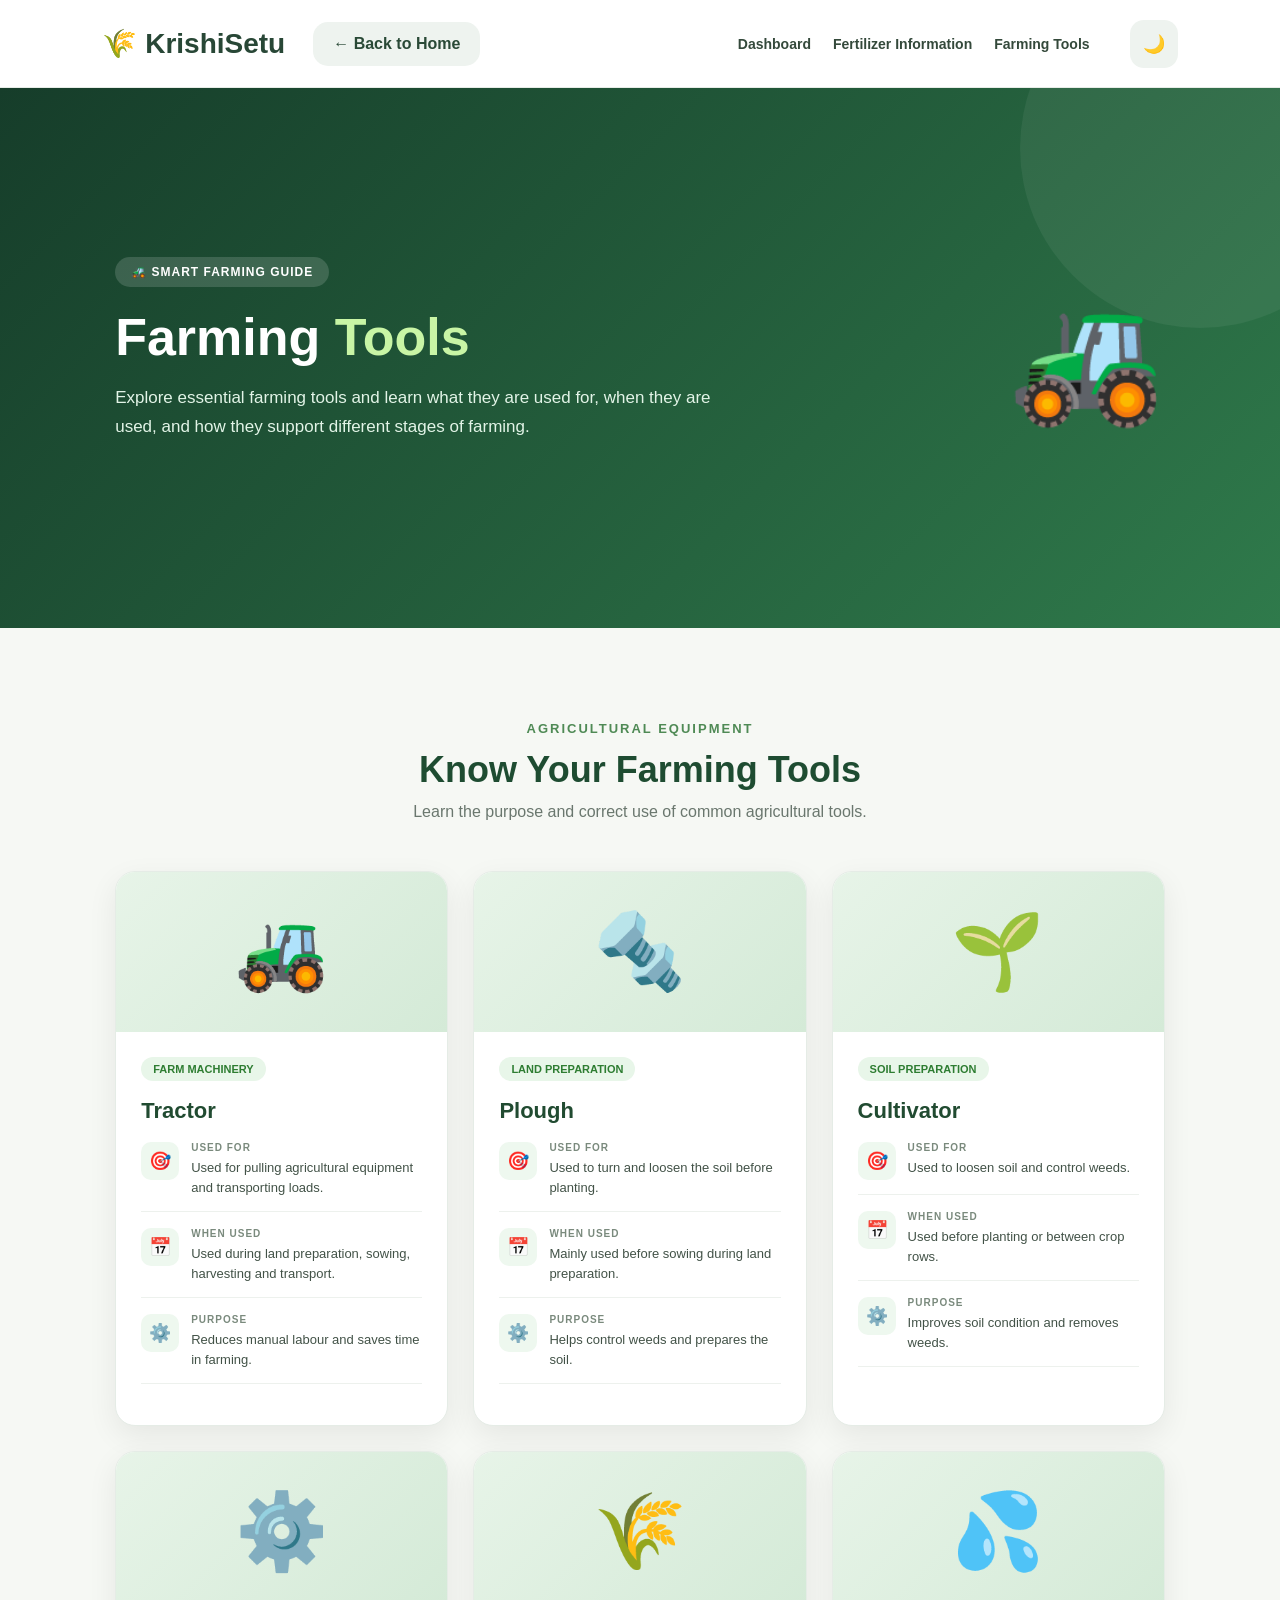
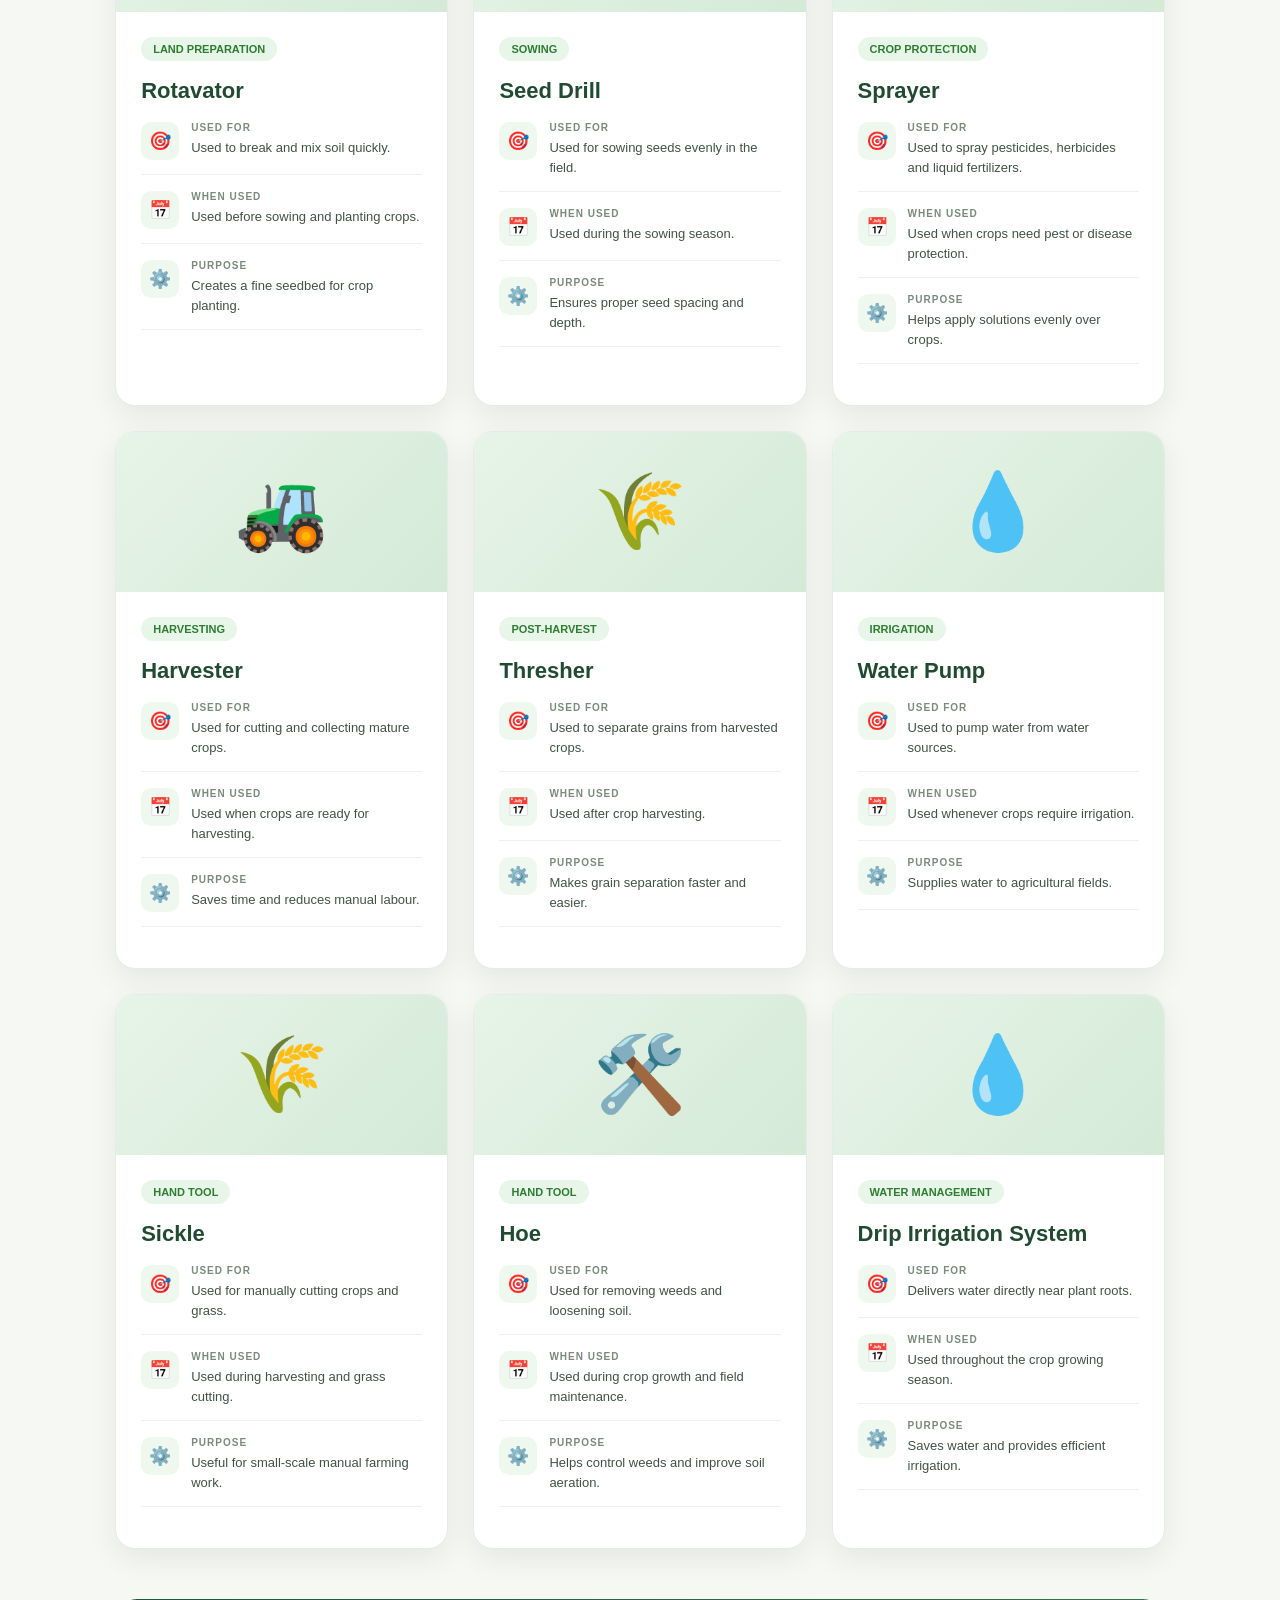
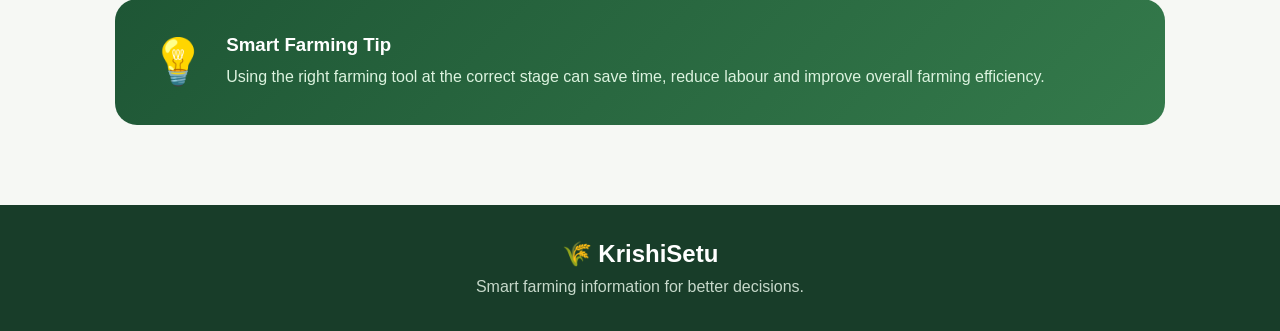
<file: krishisetu/farming-tools.html>
<!DOCTYPE html>
<html lang="en">

<head>

    <meta charset="UTF-8">

    <meta
        name="viewport"
        content="width=device-width, initial-scale=1.0"
    >

    <title>
        Farming Tools Information | KrishiSetu
    </title>


    <style>

        * {
            box-sizing: border-box;
        }


        body {
            margin: 0;
            font-family: Arial, sans-serif;
            background: #f6f8f4;
            color: #24352b;
        }


        /* =========================
           NAVBAR
        ========================= */

        .navbar {

            width: 100%;

            min-height: 88px;

            display: flex;

            align-items: center;

            padding: 0 8%;

            background: #ffffff;

            border-bottom: 1px solid #e7ece7;

            box-shadow:
                0 3px 15px rgba(0, 0, 0, 0.04);

            gap: 28px;

        }


        .logo {

            display: flex;

            align-items: center;

            white-space: nowrap;

            font-size: 28px;

            font-weight: bold;

            color: #284736;

        }


        .back-home {

            display: inline-flex;

            align-items: center;

            justify-content: center;

            white-space: nowrap;

            text-decoration: none;

            padding: 13px 20px;

            border-radius: 15px;

            background: #eef3ef;

            color: #294936;

            font-size: 16px;

            font-weight: bold;

            transition: 0.3s;

        }


        .back-home:hover {

            background: #dfe9e1;

            transform: translateY(-2px);

        }


        .nav-links {

            margin: 0 0 0 auto;

            padding: 0;

            list-style: none;

            display: flex;

            align-items: center;

            gap: 22px;

        }


        .nav-links li {

            list-style: none;

        }


        .nav-links a {

            text-decoration: none;

            color: #34493b;

            font-size: 14px;

            font-weight: 600;

            transition: 0.3s;

        }


        .nav-links a:hover {

            color: #2f7a4b;

        }


        #darkModeBtn {

            border: none;

            cursor: pointer;

            font-size: 18px;

            background: #eef3ef;

            width: 48px;

            height: 48px;

            border-radius: 14px;

            margin-left: 12px;

            transition: 0.3s;

        }


        #darkModeBtn:hover {

            transform: translateY(-2px);

            background: #dfe9e1;

        }


        /* =========================
           HERO SECTION
        ========================= */

        .tools-hero {

            min-height: 540px;

            background:
                linear-gradient(
                    135deg,
                    #163d2a,
                    #2f7a4b
                );

            color: white;

            display: flex;

            align-items: center;

            justify-content: space-between;

            padding: 70px 9%;

            position: relative;

            overflow: hidden;

        }


        .tools-hero::before {

            content: "";

            position: absolute;

            width: 360px;

            height: 360px;

            border-radius: 50%;

            background:
                rgba(255, 255, 255, 0.06);

            right: -100px;

            top: -120px;

        }


        .tools-hero-content {

            max-width: 700px;

            position: relative;

            z-index: 2;

        }


        .tools-badge {

            display: inline-block;

            padding: 8px 16px;

            border-radius: 50px;

            background:
                rgba(255, 255, 255, 0.15);

            font-size: 12px;

            font-weight: bold;

            letter-spacing: 1px;

            margin-bottom: 20px;

        }


        .tools-hero h1 {

            font-size: 52px;

            margin: 0 0 15px;

        }


        .tools-hero h1 span {

            color: #c8f5a5;

        }


        .tools-hero p {

            font-size: 17px;

            line-height: 1.7;

            max-width: 620px;

            color: #e2f4e7;

        }


        .tools-hero-icon {

            font-size: 125px;

            z-index: 2;

            animation:
                floatTool 3s ease-in-out infinite;

        }


        @keyframes floatTool {

            0% {
                transform: translateY(0);
            }

            50% {
                transform: translateY(-12px);
            }

            100% {
                transform: translateY(0);
            }

        }


        /* =========================
           MAIN SECTION
        ========================= */

        .tools-section {

            padding: 80px 9%;

        }


        .tools-heading {

            text-align: center;

            margin-bottom: 50px;

        }


        .tools-heading p {

            color: #4f8a55;

            font-size: 13px;

            font-weight: bold;

            letter-spacing: 2px;

        }


        .tools-heading h2 {

            font-size: 36px;

            margin: 12px 0;

            color: #1e4c31;

        }


        .tools-heading span {

            color: #6a776e;

        }


        /* =========================
           GRID
        ========================= */

        .tools-grid {

            display: grid;

            grid-template-columns:
                repeat(auto-fit, minmax(290px, 1fr));

            gap: 25px;

        }


        /* =========================
           CARD
        ========================= */

        .tool-card {

            background: white;

            border-radius: 20px;

            overflow: hidden;

            border:
                1px solid #e5ece6;

            box-shadow:
                0 10px 30px rgba(0, 0, 0, 0.07);

            transition: 0.3s;

        }


        .tool-card:hover {

            transform:
                translateY(-8px);

            box-shadow:
                0 18px 40px rgba(30, 80, 45, 0.15);

        }


        .tool-image {

            height: 160px;

            background:
                linear-gradient(
                    135deg,
                    #e7f4e8,
                    #d4ead7
                );

            display: flex;

            align-items: center;

            justify-content: center;

            font-size: 75px;

        }


        .tool-content {

            padding: 25px;

        }


        .tool-tag {

            display: inline-block;

            background: #e8f6e9;

            color: #2e7d32;

            padding: 6px 12px;

            border-radius: 30px;

            font-size: 11px;

            font-weight: bold;

            margin-bottom: 12px;

        }


        .tool-content h3 {

            font-size: 22px;

            margin: 5px 0 18px;

            color: #214b31;

        }


        /* =========================
           INFORMATION
        ========================= */

        .tool-info {

            display: flex;

            gap: 12px;

            margin-bottom: 16px;

            padding-bottom: 14px;

            border-bottom:
                1px solid #edf1ed;

        }


        .tool-info-icon {

            width: 38px;

            height: 38px;

            border-radius: 10px;

            background: #eef8ef;

            display: flex;

            align-items: center;

            justify-content: center;

            font-size: 18px;

            flex-shrink: 0;

        }


        .tool-info small {

            display: block;

            font-size: 10px;

            color: #7a8a7d;

            font-weight: bold;

            letter-spacing: 1px;

            margin-bottom: 5px;

        }


        .tool-info p {

            margin: 0;

            color: #425247;

            font-size: 13px;

            line-height: 1.5;

        }


        /* =========================
           IMPORTANT NOTE
        ========================= */

        .tools-note {

            margin-top: 50px;

            background:
                linear-gradient(
                    135deg,
                    #1e5635,
                    #347a4b
                );

            color: white;

            padding: 35px;

            border-radius: 22px;

            display: flex;

            align-items: center;

            gap: 20px;

        }


        .tools-note-icon {

            font-size: 45px;

        }


        .tools-note h3 {

            margin: 0 0 8px;

        }


        .tools-note p {

            margin: 0;

            color: #dcf3df;

            line-height: 1.6;

        }


        /* =========================
           FOOTER
        ========================= */

        .tools-footer {

            background: #183d29;

            color: white;

            text-align: center;

            padding: 35px;

        }


        .tools-footer h3 {

            margin: 0 0 10px;

            font-size: 24px;

        }


        .tools-footer p {

            margin: 0;

            color: #c6d8ca;

        }


        /* =========================
           MOBILE
        ========================= */

        @media(max-width: 1050px) {

            .navbar {

                flex-wrap: wrap;

                padding: 20px 6%;

            }


            .nav-links {

                width: 100%;

                margin-left: 0;

                flex-wrap: wrap;

            }


        }


        @media(max-width: 768px) {

            .navbar {

                gap: 15px;

            }


            .logo {

                font-size: 24px;

            }


            .back-home {

                padding: 11px 16px;

                font-size: 14px;

            }


            .nav-links {

                gap: 15px;

            }


            .tools-hero {

                flex-direction: column;

                text-align: center;

                padding: 60px 7%;

            }


            .tools-hero h1 {

                font-size: 38px;

            }


            .tools-hero-icon {

                font-size: 90px;

                margin-top: 25px;

            }


            .tools-section {

                padding: 60px 6%;

            }


            .tools-note {

                flex-direction: column;

                text-align: center;

            }


        }

    </style>

</head>


<body>


    <!-- =========================
         NAVBAR
    ========================== -->

    <nav class="navbar">


        <div class="logo">
            🌾 KrishiSetu
        </div>


        <a
            href="index.html"
            class="back-home"
        >
            ← Back to Home
        </a>


        <ul class="nav-links">


            <li>
                <a href="index.html#dashboard">
                    Dashboard
                </a>
            </li>


            <li>
                <a href="fertilizer-information.html">
                    Fertilizer Information
                </a>
            </li>


            <li>
                <a href="farming-tools.html">
                    Farming Tools
                </a>
            </li>


        </ul>


        <button id="darkModeBtn">
            🌙
        </button>


    </nav>


    <!-- =========================
         HERO
    ========================== -->

    <section class="tools-hero">


        <div class="tools-hero-content">


            <div class="tools-badge">
                🚜 SMART FARMING GUIDE
            </div>


            <h1>
                Farming
                <span>Tools</span>
            </h1>


            <p>
                Explore essential farming tools and learn
                what they are used for, when they are used,
                and how they support different stages of farming.
            </p>


        </div>


        <div class="tools-hero-icon">
            🚜
        </div>


    </section>


    <!-- =========================
         MAIN SECTION
    ========================== -->

    <section class="tools-section">


        <div class="tools-heading">


            <p>
                AGRICULTURAL EQUIPMENT
            </p>


            <h2>
                Know Your Farming Tools
            </h2>


            <span>
                Learn the purpose and correct use of common agricultural tools.
            </span>


        </div>


        <div class="tools-grid">


            <!-- 1 TRACTOR -->

            <div class="tool-card">

                <div class="tool-image">
                    🚜
                </div>

                <div class="tool-content">

                    <span class="tool-tag">
                        FARM MACHINERY
                    </span>

                    <h3>
                        Tractor
                    </h3>

                    <div class="tool-info">

                        <div class="tool-info-icon">
                            🎯
                        </div>

                        <div>

                            <small>
                                USED FOR
                            </small>

                            <p>
                                Used for pulling agricultural
                                equipment and transporting loads.
                            </p>

                        </div>

                    </div>


                    <div class="tool-info">

                        <div class="tool-info-icon">
                            📅
                        </div>

                        <div>

                            <small>
                                WHEN USED
                            </small>

                            <p>
                                Used during land preparation,
                                sowing, harvesting and transport.
                            </p>

                        </div>

                    </div>


                    <div class="tool-info">

                        <div class="tool-info-icon">
                            ⚙️
                        </div>

                        <div>

                            <small>
                                PURPOSE
                            </small>

                            <p>
                                Reduces manual labour and
                                saves time in farming.
                            </p>

                        </div>

                    </div>

                </div>

            </div>


            <!-- 2 PLOUGH -->

            <div class="tool-card">

                <div class="tool-image">
                    🔩
                </div>

                <div class="tool-content">

                    <span class="tool-tag">
                        LAND PREPARATION
                    </span>

                    <h3>
                        Plough
                    </h3>

                    <div class="tool-info">

                        <div class="tool-info-icon">
                            🎯
                        </div>

                        <div>

                            <small>
                                USED FOR
                            </small>

                            <p>
                                Used to turn and loosen
                                the soil before planting.
                            </p>

                        </div>

                    </div>


                    <div class="tool-info">

                        <div class="tool-info-icon">
                            📅
                        </div>

                        <div>

                            <small>
                                WHEN USED
                            </small>

                            <p>
                                Mainly used before sowing
                                during land preparation.
                            </p>

                        </div>

                    </div>


                    <div class="tool-info">

                        <div class="tool-info-icon">
                            ⚙️
                        </div>

                        <div>

                            <small>
                                PURPOSE
                            </small>

                            <p>
                                Helps control weeds and
                                prepares the soil.
                            </p>

                        </div>

                    </div>

                </div>

            </div>


            <!-- 3 CULTIVATOR -->

            <div class="tool-card">

                <div class="tool-image">
                    🌱
                </div>

                <div class="tool-content">

                    <span class="tool-tag">
                        SOIL PREPARATION
                    </span>

                    <h3>
                        Cultivator
                    </h3>

                    <div class="tool-info">

                        <div class="tool-info-icon">
                            🎯
                        </div>

                        <div>

                            <small>
                                USED FOR
                            </small>

                            <p>
                                Used to loosen soil and
                                control weeds.
                            </p>

                        </div>

                    </div>


                    <div class="tool-info">

                        <div class="tool-info-icon">
                            📅
                        </div>

                        <div>

                            <small>
                                WHEN USED
                            </small>

                            <p>
                                Used before planting or
                                between crop rows.
                            </p>

                        </div>

                    </div>


                    <div class="tool-info">

                        <div class="tool-info-icon">
                            ⚙️
                        </div>

                        <div>

                            <small>
                                PURPOSE
                            </small>

                            <p>
                                Improves soil condition
                                and removes weeds.
                            </p>

                        </div>

                    </div>

                </div>

            </div>


            <!-- 4 ROTAVATOR -->

            <div class="tool-card">

                <div class="tool-image">
                    ⚙️
                </div>

                <div class="tool-content">

                    <span class="tool-tag">
                        LAND PREPARATION
                    </span>

                    <h3>
                        Rotavator
                    </h3>

                    <div class="tool-info">

                        <div class="tool-info-icon">
                            🎯
                        </div>

                        <div>

                            <small>
                                USED FOR
                            </small>

                            <p>
                                Used to break and mix
                                soil quickly.
                            </p>

                        </div>

                    </div>


                    <div class="tool-info">

                        <div class="tool-info-icon">
                            📅
                        </div>

                        <div>

                            <small>
                                WHEN USED
                            </small>

                            <p>
                                Used before sowing
                                and planting crops.
                            </p>

                        </div>

                    </div>


                    <div class="tool-info">

                        <div class="tool-info-icon">
                            ⚙️
                        </div>

                        <div>

                            <small>
                                PURPOSE
                            </small>

                            <p>
                                Creates a fine seedbed
                                for crop planting.
                            </p>

                        </div>

                    </div>

                </div>

            </div>


            <!-- 5 SEED DRILL -->

            <div class="tool-card">

                <div class="tool-image">
                    🌾
                </div>

                <div class="tool-content">

                    <span class="tool-tag">
                        SOWING
                    </span>

                    <h3>
                        Seed Drill
                    </h3>

                    <div class="tool-info">

                        <div class="tool-info-icon">
                            🎯
                        </div>

                        <div>

                            <small>
                                USED FOR
                            </small>

                            <p>
                                Used for sowing seeds
                                evenly in the field.
                            </p>

                        </div>

                    </div>


                    <div class="tool-info">

                        <div class="tool-info-icon">
                            📅
                        </div>

                        <div>

                            <small>
                                WHEN USED
                            </small>

                            <p>
                                Used during the
                                sowing season.
                            </p>

                        </div>

                    </div>


                    <div class="tool-info">

                        <div class="tool-info-icon">
                            ⚙️
                        </div>

                        <div>

                            <small>
                                PURPOSE
                            </small>

                            <p>
                                Ensures proper seed
                                spacing and depth.
                            </p>

                        </div>

                    </div>

                </div>

            </div>


            <!-- 6 SPRAYER -->

            <div class="tool-card">

                <div class="tool-image">
                    💦
                </div>

                <div class="tool-content">

                    <span class="tool-tag">
                        CROP PROTECTION
                    </span>

                    <h3>
                        Sprayer
                    </h3>

                    <div class="tool-info">

                        <div class="tool-info-icon">
                            🎯
                        </div>

                        <div>

                            <small>
                                USED FOR
                            </small>

                            <p>
                                Used to spray pesticides,
                                herbicides and liquid fertilizers.
                            </p>

                        </div>

                    </div>


                    <div class="tool-info">

                        <div class="tool-info-icon">
                            📅
                        </div>

                        <div>

                            <small>
                                WHEN USED
                            </small>

                            <p>
                                Used when crops need
                                pest or disease protection.
                            </p>

                        </div>

                    </div>


                    <div class="tool-info">

                        <div class="tool-info-icon">
                            ⚙️
                        </div>

                        <div>

                            <small>
                                PURPOSE
                            </small>

                            <p>
                                Helps apply solutions
                                evenly over crops.
                            </p>

                        </div>

                    </div>

                </div>

            </div>


            <!-- 7 HARVESTER -->

            <div class="tool-card">

                <div class="tool-image">
                    🚜
                </div>

                <div class="tool-content">

                    <span class="tool-tag">
                        HARVESTING
                    </span>

                    <h3>
                        Harvester
                    </h3>

                    <div class="tool-info">

                        <div class="tool-info-icon">
                            🎯
                        </div>

                        <div>

                            <small>
                                USED FOR
                            </small>

                            <p>
                                Used for cutting and
                                collecting mature crops.
                            </p>

                        </div>

                    </div>


                    <div class="tool-info">

                        <div class="tool-info-icon">
                            📅
                        </div>

                        <div>

                            <small>
                                WHEN USED
                            </small>

                            <p>
                                Used when crops are
                                ready for harvesting.
                            </p>

                        </div>

                    </div>


                    <div class="tool-info">

                        <div class="tool-info-icon">
                            ⚙️
                        </div>

                        <div>

                            <small>
                                PURPOSE
                            </small>

                            <p>
                                Saves time and reduces
                                manual labour.
                            </p>

                        </div>

                    </div>

                </div>

            </div>


            <!-- 8 THRESHER -->

            <div class="tool-card">

                <div class="tool-image">
                    🌾
                </div>

                <div class="tool-content">

                    <span class="tool-tag">
                        POST-HARVEST
                    </span>

                    <h3>
                        Thresher
                    </h3>

                    <div class="tool-info">

                        <div class="tool-info-icon">
                            🎯
                        </div>

                        <div>

                            <small>
                                USED FOR
                            </small>

                            <p>
                                Used to separate grains
                                from harvested crops.
                            </p>

                        </div>

                    </div>


                    <div class="tool-info">

                        <div class="tool-info-icon">
                            📅
                        </div>

                        <div>

                            <small>
                                WHEN USED
                            </small>

                            <p>
                                Used after crop
                                harvesting.
                            </p>

                        </div>

                    </div>


                    <div class="tool-info">

                        <div class="tool-info-icon">
                            ⚙️
                        </div>

                        <div>

                            <small>
                                PURPOSE
                            </small>

                            <p>
                                Makes grain separation
                                faster and easier.
                            </p>

                        </div>

                    </div>

                </div>

            </div>


            <!-- 9 WATER PUMP -->

            <div class="tool-card">

                <div class="tool-image">
                    💧
                </div>

                <div class="tool-content">

                    <span class="tool-tag">
                        IRRIGATION
                    </span>

                    <h3>
                        Water Pump
                    </h3>

                    <div class="tool-info">

                        <div class="tool-info-icon">
                            🎯
                        </div>

                        <div>

                            <small>
                                USED FOR
                            </small>

                            <p>
                                Used to pump water
                                from water sources.
                            </p>

                        </div>

                    </div>


                    <div class="tool-info">

                        <div class="tool-info-icon">
                            📅
                        </div>

                        <div>

                            <small>
                                WHEN USED
                            </small>

                            <p>
                                Used whenever crops
                                require irrigation.
                            </p>

                        </div>

                    </div>


                    <div class="tool-info">

                        <div class="tool-info-icon">
                            ⚙️
                        </div>

                        <div>

                            <small>
                                PURPOSE
                            </small>

                            <p>
                                Supplies water to
                                agricultural fields.
                            </p>

                        </div>

                    </div>

                </div>

            </div>


            <!-- 10 SICKLE -->

            <div class="tool-card">

                <div class="tool-image">
                    🌾
                </div>

                <div class="tool-content">

                    <span class="tool-tag">
                        HAND TOOL
                    </span>

                    <h3>
                        Sickle
                    </h3>

                    <div class="tool-info">

                        <div class="tool-info-icon">
                            🎯
                        </div>

                        <div>

                            <small>
                                USED FOR
                            </small>

                            <p>
                                Used for manually
                                cutting crops and grass.
                            </p>

                        </div>

                    </div>


                    <div class="tool-info">

                        <div class="tool-info-icon">
                            📅
                        </div>

                        <div>

                            <small>
                                WHEN USED
                            </small>

                            <p>
                                Used during harvesting
                                and grass cutting.
                            </p>

                        </div>

                    </div>


                    <div class="tool-info">

                        <div class="tool-info-icon">
                            ⚙️
                        </div>

                        <div>

                            <small>
                                PURPOSE
                            </small>

                            <p>
                                Useful for small-scale
                                manual farming work.
                            </p>

                        </div>

                    </div>

                </div>

            </div>


            <!-- 11 HOE -->

            <div class="tool-card">

                <div class="tool-image">
                    🛠️
                </div>

                <div class="tool-content">

                    <span class="tool-tag">
                        HAND TOOL
                    </span>

                    <h3>
                        Hoe
                    </h3>

                    <div class="tool-info">

                        <div class="tool-info-icon">
                            🎯
                        </div>

                        <div>

                            <small>
                                USED FOR
                            </small>

                            <p>
                                Used for removing weeds
                                and loosening soil.
                            </p>

                        </div>

                    </div>


                    <div class="tool-info">

                        <div class="tool-info-icon">
                            📅
                        </div>

                        <div>

                            <small>
                                WHEN USED
                            </small>

                            <p>
                                Used during crop
                                growth and field maintenance.
                            </p>

                        </div>

                    </div>


                    <div class="tool-info">

                        <div class="tool-info-icon">
                            ⚙️
                        </div>

                        <div>

                            <small>
                                PURPOSE
                            </small>

                            <p>
                                Helps control weeds
                                and improve soil aeration.
                            </p>

                        </div>

                    </div>

                </div>

            </div>


            <!-- 12 DRIP IRRIGATION -->

            <div class="tool-card">

                <div class="tool-image">
                    💧
                </div>

                <div class="tool-content">

                    <span class="tool-tag">
                        WATER MANAGEMENT
                    </span>

                    <h3>
                        Drip Irrigation System
                    </h3>

                    <div class="tool-info">

                        <div class="tool-info-icon">
                            🎯
                        </div>

                        <div>

                            <small>
                                USED FOR
                            </small>

                            <p>
                                Delivers water directly
                                near plant roots.
                            </p>

                        </div>

                    </div>


                    <div class="tool-info">

                        <div class="tool-info-icon">
                            📅
                        </div>

                        <div>

                            <small>
                                WHEN USED
                            </small>

                            <p>
                                Used throughout the
                                crop growing season.
                            </p>

                        </div>

                    </div>


                    <div class="tool-info">

                        <div class="tool-info-icon">
                            ⚙️
                        </div>

                        <div>

                            <small>
                                PURPOSE
                            </small>

                            <p>
                                Saves water and provides
                                efficient irrigation.
                            </p>

                        </div>

                    </div>

                </div>

            </div>


        </div>


        <!-- IMPORTANT NOTE -->

        <div class="tools-note">


            <div class="tools-note-icon">
                💡
            </div>


            <div>

                <h3>
                    Smart Farming Tip
                </h3>

                <p>
                    Using the right farming tool at the correct stage
                    can save time, reduce labour and improve
                    overall farming efficiency.
                </p>

            </div>


        </div>


    </section>


    <!-- =========================
         FOOTER
    ========================== -->

    <footer class="tools-footer">

        <h3>
            🌾 KrishiSetu
        </h3>

        <p>
            Smart farming information for better decisions.
        </p>

    </footer>


    <!-- =========================
         JAVASCRIPT
    ========================== -->

    <script src="script.js"></script>


</body>

</html>
</file>
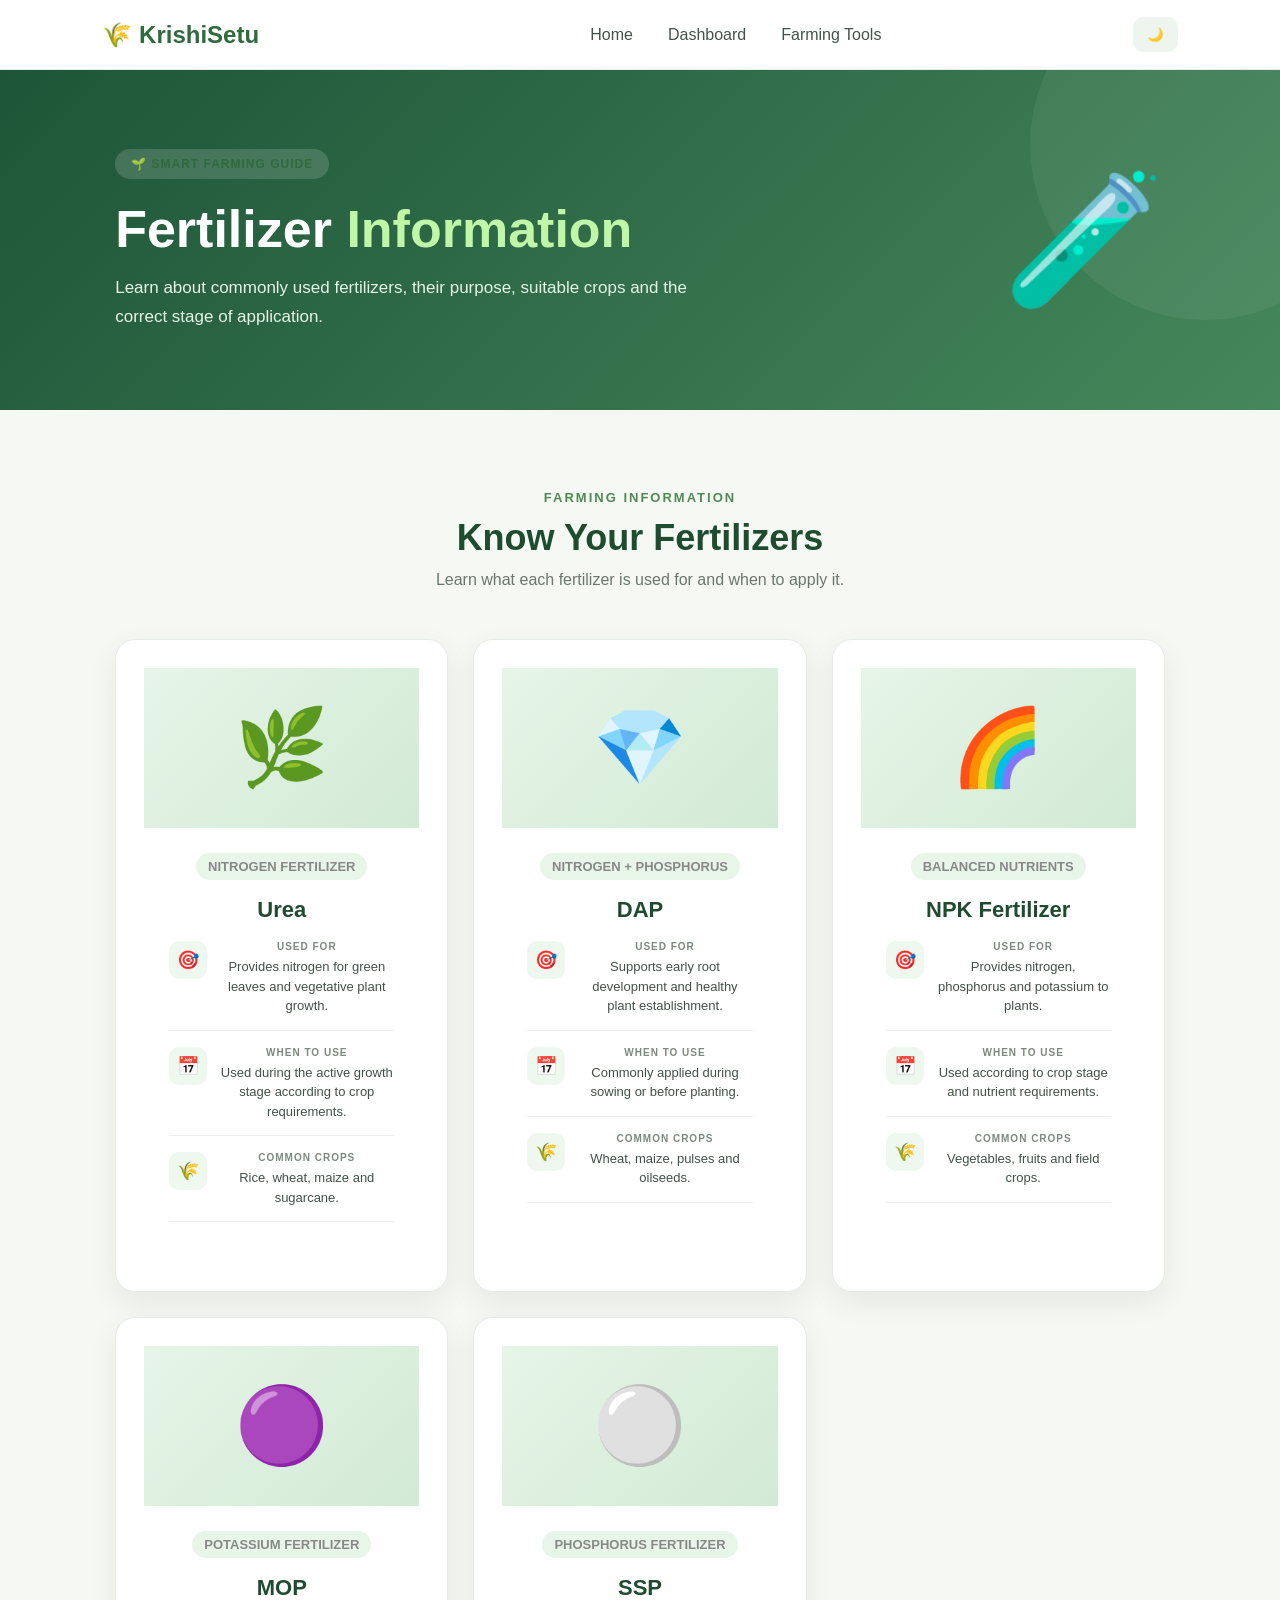
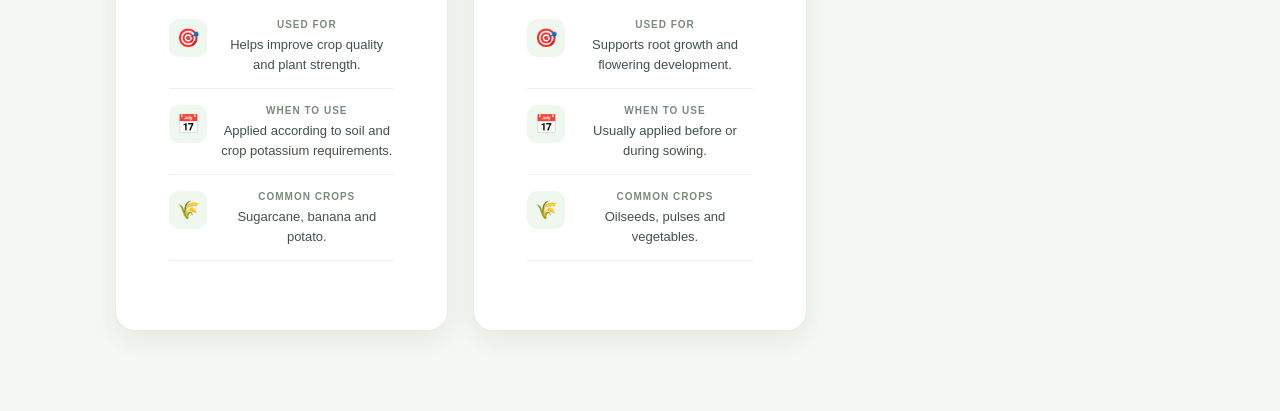
<file: krishisetu/fertilizer-information.html>
<!DOCTYPE html>
<html lang="en">

<head>

    <meta charset="UTF-8">

    <meta
        name="viewport"
        content="width=device-width, initial-scale=1.0"
    >

    <title>
        Fertilizer Information | KrishiSetu
    </title>

    <link
        rel="stylesheet"
        href="style.css"
    >

    <style>

        * {
            box-sizing: border-box;
        }

        body {
            margin: 0;
            font-family: Arial, sans-serif;
            background: #f6f8f4;
            color: #24352b;
        }

        /* PAGE HERO */

        .fertilizer-hero {

            min-height: 340px;

            background:
                linear-gradient(
                    135deg,
                    rgba(18, 76, 46, 0.95),
                    rgba(45, 120, 70, 0.88)
                );

            color: white;

            display: flex;

            align-items: center;

            justify-content: space-between;

            padding: 70px 9%;

            position: relative;

            overflow: hidden;

        }


        .fertilizer-hero::before {

            content: "";

            position: absolute;

            width: 350px;

            height: 350px;

            border-radius: 50%;

            background: rgba(255,255,255,0.06);

            right: -100px;

            top: -100px;

        }


        .fertilizer-hero-content {

            max-width: 700px;

            position: relative;

            z-index: 2;

        }


        .fertilizer-badge {

            display: inline-block;

            padding: 8px 16px;

            border-radius: 50px;

            background: rgba(255,255,255,0.15);

            font-size: 12px;

            font-weight: bold;

            letter-spacing: 1px;

            margin-bottom: 20px;

        }


        .fertilizer-hero h1 {

            font-size: 52px;

            margin: 0 0 15px;

        }


        .fertilizer-hero h1 span {

            color: #bff6a8;

        }


        .fertilizer-hero p {

            font-size: 17px;

            line-height: 1.7;

            max-width: 600px;

            color: #e5f5e8;

        }


        .fertilizer-hero-icon {

            font-size: 130px;

            z-index: 2;

            animation: float 3s ease-in-out infinite;

        }


        @keyframes float {

            0% {
                transform: translateY(0);
            }

            50% {
                transform: translateY(-12px);
            }

            100% {
                transform: translateY(0);
            }

        }



        /* INFORMATION SECTION */

        .fertilizer-section {

            padding: 80px 9%;

        }


        .fertilizer-heading {

            text-align: center;

            margin-bottom: 50px;

        }


        .fertilizer-heading p {

            color: #4f8a55;

            font-size: 13px;

            font-weight: bold;

            letter-spacing: 2px;

        }


        .fertilizer-heading h2 {

            font-size: 36px;

            margin: 12px 0;

            color: #1e4c31;

        }


        .fertilizer-heading span {

            color: #6a776e;

        }



        /* GRID */

        .fertilizer-grid {

            display: grid;

            grid-template-columns:
                repeat(auto-fit, minmax(290px, 1fr));

            gap: 25px;

        }



        /* CARD */

        .fertilizer-card {

            background: white;

            border-radius: 20px;

            overflow: hidden;

            box-shadow:
                0 10px 30px rgba(0,0,0,0.07);

            border:
                1px solid #e5ece6;

            transition: 0.3s;

        }


        .fertilizer-card:hover {

            transform: translateY(-8px);

            box-shadow:
                0 18px 40px rgba(30,80,45,0.15);

        }



        /* CARD IMAGE */

        .fertilizer-image {

            height: 160px;

            background:
                linear-gradient(
                    135deg,
                    #e6f5e8,
                    #d2ead5
                );

            display: flex;

            align-items: center;

            justify-content: center;

            font-size: 75px;

        }



        /* CARD CONTENT */

        .fertilizer-content {

            padding: 25px;

        }


        .fertilizer-tag {

            display: inline-block;

            background: #e8f6e9;

            color: #2e7d32;

            padding: 6px 12px;

            border-radius: 30px;

            font-size: 11px;

            font-weight: bold;

            margin-bottom: 12px;

        }


        .fertilizer-content h3 {

            font-size: 22px;

            margin: 5px 0 18px;

            color: #214b31;

        }



        /* INFORMATION BOXES */

        .fert-info {

            display: flex;

            gap: 12px;

            margin-bottom: 16px;

            padding-bottom: 14px;

            border-bottom:
                1px solid #edf1ed;

        }


        .fert-info-icon {

            width: 38px;

            height: 38px;

            border-radius: 10px;

            background: #eef8ef;

            display: flex;

            align-items: center;

            justify-content: center;

            font-size: 18px;

            flex-shrink: 0;

        }


        .fert-info small {

            display: block;

            font-size: 10px;

            color: #7a8a7d;

            font-weight: bold;

            letter-spacing: 1px;

            margin-bottom: 5px;

        }


        .fert-info p {

            margin: 0;

            color: #425247;

            font-size: 13px;

            line-height: 1.5;

        }



        /* BOTTOM TIP */

        .fertilizer-note {

            margin-top: 50px;

            background:
                linear-gradient(
                    135deg,
                    #1e5635,
                    #347a4b
                );

            color: white;

            padding: 35px;

            border-radius: 22px;

            display: flex;

            align-items: center;

            gap: 20px;

        }


        .fertilizer-note-icon {

            font-size: 45px;

        }


        .fertilizer-note h3 {

            margin: 0 0 8px;

        }


        .fertilizer-note p {

            margin: 0;

            color: #dcf3df;

            line-height: 1.6;

        }



        /* FOOTER */

        .fert-footer {

            background: #183d29;

            color: white;

            text-align: center;

            padding: 35px;

        }


        .fert-footer h3 {

            margin: 0 0 10px;

            font-size: 24px;

        }


        .fert-footer p {

            margin: 0;

            color: #c6d8ca;

        }



        /* MOBILE */

        @media(max-width: 768px) {

            .fertilizer-hero {

                flex-direction: column;

                text-align: center;

                padding: 60px 7%;

            }


            .fertilizer-hero h1 {

                font-size: 38px;

            }


            .fertilizer-hero-icon {

                margin-top: 25px;

                font-size: 90px;

            }


            .fertilizer-section {

                padding: 60px 6%;

            }


            .fertilizer-note {

                flex-direction: column;

                text-align: center;

            }

        }

    </style>

</head>



<body>


    <!-- NAVBAR -->

    <nav class="navbar">

        <div class="logo">

            🌾 KrishiSetu

        </div>


        <ul class="nav-links">

            <li>
                <a href="index.html">
                    Home
                </a>
            </li>


            <li>
                <a href="index.html#dashboard">
                    Dashboard
                </a>
            </li>


            <li>
                <a href="farming-tools.html">
                    Farming Tools
                </a>
            </li>

        </ul>


        <button id="darkModeBtn">
            🌙
        </button>

    </nav>



    <!-- HERO -->

    <section class="fertilizer-hero">


        <div class="fertilizer-hero-content">


            <div class="fertilizer-badge">

                🌱 SMART FARMING GUIDE

            </div>


            <h1>

                Fertilizer
                <span>
                    Information
                </span>

            </h1>


            <p>

                Learn about commonly used fertilizers,
                their purpose, suitable crops and the
                correct stage of application.

            </p>


        </div>


        <div class="fertilizer-hero-icon">

            🧪

        </div>


    </section>



    <!-- MAIN SECTION -->

    <section class="fertilizer-section">


        <div class="fertilizer-heading">


            <p>

                FARMING INFORMATION

            </p>


            <h2>

                Know Your Fertilizers

            </h2>


            <span>

                Learn what each fertilizer is used for and when to apply it.

            </span>


        </div>



        <div class="fertilizer-grid">



            <!-- 1 UREA -->

            <div class="fertilizer-card">

                <div class="fertilizer-image">
                    🌿
                </div>


                <div class="fertilizer-content">


                    <span class="fertilizer-tag">
                        NITROGEN FERTILIZER
                    </span>


                    <h3>
                        Urea
                    </h3>


                    <div class="fert-info">

                        <div class="fert-info-icon">
                            🎯
                        </div>

                        <div>

                            <small>
                                USED FOR
                            </small>

                            <p>
                                Provides nitrogen for green leaves
                                and vegetative plant growth.
                            </p>

                        </div>

                    </div>


                    <div class="fert-info">

                        <div class="fert-info-icon">
                            📅
                        </div>

                        <div>

                            <small>
                                WHEN TO USE
                            </small>

                            <p>
                                Used during the active growth stage
                                according to crop requirements.
                            </p>

                        </div>

                    </div>


                    <div class="fert-info">

                        <div class="fert-info-icon">
                            🌾
                        </div>

                        <div>

                            <small>
                                COMMON CROPS
                            </small>

                            <p>
                                Rice, wheat, maize and sugarcane.
                            </p>

                        </div>

                    </div>


                </div>

            </div>



            <!-- 2 DAP -->

            <div class="fertilizer-card">

                <div class="fertilizer-image">
                    💎
                </div>


                <div class="fertilizer-content">


                    <span class="fertilizer-tag">
                        NITROGEN + PHOSPHORUS
                    </span>


                    <h3>
                        DAP
                    </h3>


                    <div class="fert-info">

                        <div class="fert-info-icon">
                            🎯
                        </div>

                        <div>

                            <small>
                                USED FOR
                            </small>

                            <p>
                                Supports early root development
                                and healthy plant establishment.
                            </p>

                        </div>

                    </div>


                    <div class="fert-info">

                        <div class="fert-info-icon">
                            📅
                        </div>

                        <div>

                            <small>
                                WHEN TO USE
                            </small>

                            <p>
                                Commonly applied during sowing
                                or before planting.
                            </p>

                        </div>

                    </div>


                    <div class="fert-info">

                        <div class="fert-info-icon">
                            🌾
                        </div>

                        <div>

                            <small>
                                COMMON CROPS
                            </small>

                            <p>
                                Wheat, maize, pulses and oilseeds.
                            </p>

                        </div>

                    </div>


                </div>

            </div>



            <!-- 3 NPK -->

            <div class="fertilizer-card">

                <div class="fertilizer-image">
                    🌈
                </div>


                <div class="fertilizer-content">


                    <span class="fertilizer-tag">
                        BALANCED NUTRIENTS
                    </span>


                    <h3>
                        NPK Fertilizer
                    </h3>


                    <div class="fert-info">

                        <div class="fert-info-icon">
                            🎯
                        </div>

                        <div>

                            <small>
                                USED FOR
                            </small>

                            <p>
                                Provides nitrogen, phosphorus
                                and potassium to plants.
                            </p>

                        </div>

                    </div>


                    <div class="fert-info">

                        <div class="fert-info-icon">
                            📅
                        </div>

                        <div>

                            <small>
                                WHEN TO USE
                            </small>

                            <p>
                                Used according to crop stage
                                and nutrient requirements.
                            </p>

                        </div>

                    </div>


                    <div class="fert-info">

                        <div class="fert-info-icon">
                            🌾
                        </div>

                        <div>

                            <small>
                                COMMON CROPS
                            </small>

                            <p>
                                Vegetables, fruits and field crops.
                            </p>

                        </div>

                    </div>


                </div>

            </div>



            <!-- 4 MOP -->

            <div class="fertilizer-card">

                <div class="fertilizer-image">
                    🟣
                </div>


                <div class="fertilizer-content">


                    <span class="fertilizer-tag">
                        POTASSIUM FERTILIZER
                    </span>


                    <h3>
                        MOP
                    </h3>


                    <div class="fert-info">

                        <div class="fert-info-icon">
                            🎯
                        </div>

                        <div>

                            <small>
                                USED FOR
                            </small>

                            <p>
                                Helps improve crop quality
                                and plant strength.
                            </p>

                        </div>

                    </div>


                    <div class="fert-info">

                        <div class="fert-info-icon">
                            📅
                        </div>

                        <div>

                            <small>
                                WHEN TO USE
                            </small>

                            <p>
                                Applied according to soil and
                                crop potassium requirements.
                            </p>

                        </div>

                    </div>


                    <div class="fert-info">

                        <div class="fert-info-icon">
                            🌾
                        </div>

                        <div>

                            <small>
                                COMMON CROPS
                            </small>

                            <p>
                                Sugarcane, banana and potato.
                            </p>

                        </div>

                    </div>


                </div>

            </div>



            <!-- 5 SSP -->

            <div class="fertilizer-card">

                <div class="fertilizer-image">
                    ⚪
                </div>


                <div class="fertilizer-content">


                    <span class="fertilizer-tag">
                        PHOSPHORUS FERTILIZER
                    </span>


                    <h3>
                        SSP
                    </h3>


                    <div class="fert-info">

                        <div class="fert-info-icon">
                            🎯
                        </div>

                        <div>

                            <small>
                                USED FOR
                            </small>

                            <p>
                                Supports root growth and
                                flowering development.
                            </p>

                        </div>

                    </div>


                    <div class="fert-info">

                        <div class="fert-info-icon">
                            📅
                        </div>

                        <div>

                            <small>
                                WHEN TO USE
                            </small>

                            <p>
                                Usually applied before
                                or during sowing.
                            </p>

                        </div>

                    </div>


                    <div class="fert-info">

                        <div class="fert-info-icon">
                            🌾
                        </div>

                        <div>

                            <small>
                                COMMON CROPS
                            </small>

                            <p>
                                Oilseeds, pulses and vegetables.
                            </p>

                        </div>

                    </div>


                </div>

            </div>



            <!-- 6 ZINC -->

           


                <div class="fertilizer-content">
</file>
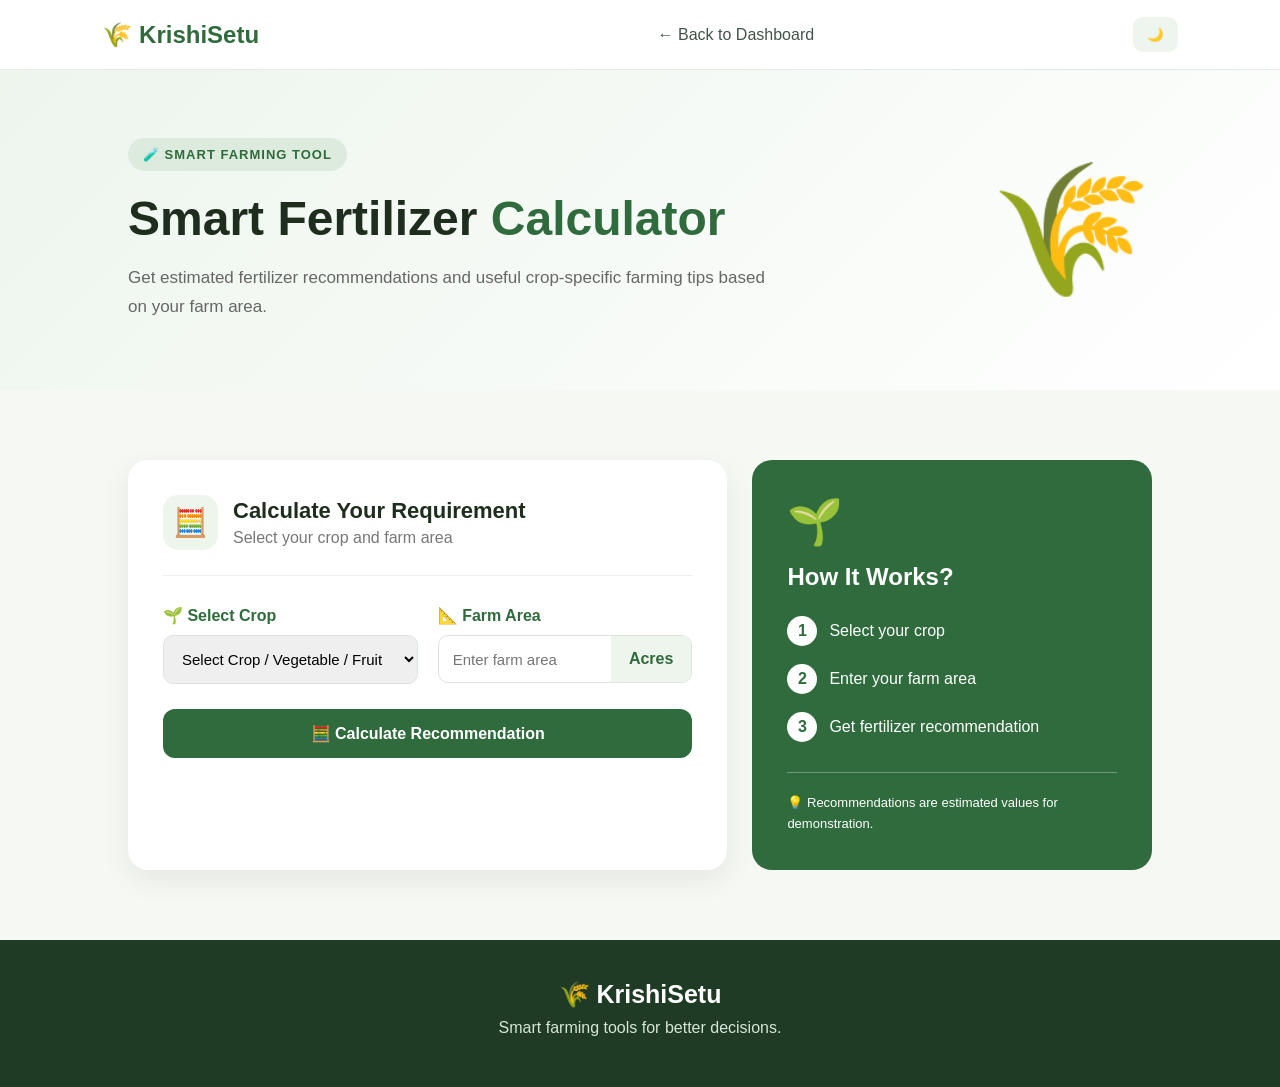
<file: krishisetu/fertilizer.html>
<!DOCTYPE html>
<html lang="en">

<head>
    <meta charset="UTF-8">
    <meta name="viewport" content="width=device-width, initial-scale=1.0">

    <title>Fertilizer Calculator | KrishiSetu</title>

    <link rel="stylesheet" href="style.css">
</head>

<body>

    <!-- NAVIGATION -->
    <nav class="navbar">

        <div class="logo">
            🌾 KrishiSetu
        </div>

        <ul class="nav-links">
            <li>
                <a href="index.html">
                    ← Back to Dashboard
                </a>
            </li>
        </ul>

        <button id="darkModeBtn">
            🌙
        </button>

    </nav>


    <!-- PAGE HEADER -->

    <section class="fertilizer-hero">

        <div class="fertilizer-hero-content">

            <div class="fertilizer-badge">
                🧪 SMART FARMING TOOL
            </div>

            <h1>
                Smart Fertilizer
                <span>Calculator</span>
            </h1>

            <p>
                Get estimated fertilizer recommendations and useful
                crop-specific farming tips based on your farm area.
            </p>

        </div>

        <div class="fertilizer-hero-icon">
            🌾
        </div>

    </section>


    <!-- CALCULATOR SECTION -->

    <section class="fertilizer-section">

        <div class="calculator-container">


            <!-- CALCULATOR CARD -->

            <div class="calculator-card">

                <div class="calculator-title">

                    <div class="calculator-title-icon">
                        🧮
                    </div>

                    <div>
                        <h2>Calculate Your Requirement</h2>

                        <p>
                            Select your crop and farm area
                        </p>
                    </div>

                </div>


                <div class="calculator-inputs">


                    <!-- CROP -->

                    <div class="input-group">

                        <label>
                            🌱 Select Crop
                        </label>

                        <select id="fertilizerCrop">

    <option value="">
        Select Crop / Vegetable / Fruit
    </option>


    <!-- FIELD CROPS -->

    <optgroup label="🌾 Field Crops">

        <option value="soybean">
            🌱 Soybean
        </option>

        <option value="wheat">
            🌾 Wheat
        </option>

        <option value="sugarcane">
            🎋 Sugarcane
        </option>

        <option value="cotton">
            🌿 Cotton
        </option>

    </optgroup>


    <!-- VEGETABLES -->

    <optgroup label="🥬 Vegetables">

        <option value="tomato">
            🍅 Tomato
        </option>

        <option value="cucumber">
            🥒 Cucumber
        </option>

        <option value="onion">
            🧅 Onion
        </option>

        <option value="potato">
            🥔 Potato
        </option>

        <option value="brinjal">
            🍆 Brinjal
        </option>

    </optgroup>


    <!-- FRUITS -->

    <optgroup label="🍎 Fruits">

        <option value="mango">
            🥭 Mango
        </option>

        <option value="pomegranate">
            🍎 Pomegranate
        </option>

        <option value="banana">
            🍌 Banana
        </option>

    </optgroup>

</select>

</div>


                    <!-- AREA -->

                    <div class="input-group">

                        <label>
                            📐 Farm Area
                        </label>

                        <div class="area-input">

                            <input
                                type="number"
                                id="farmArea"
                                placeholder="Enter farm area"
                                min="1"
                            >

                            <span>Acres</span>

                        </div>

                    </div>

                </div>


                <button
                    class="calculate-btn"
                    onclick="calculateFertilizer()"
                >

                    🧮 Calculate Recommendation

                </button>

            </div>


            <!-- INFORMATION CARD -->

            <div class="calculator-side-info">

                <div class="side-info-icon">
                    🌱
                </div>

                <h3>How It Works?</h3>

                <div class="how-it-works">

                    <div class="step">
                        <span>1</span>
                        Select your crop
                    </div>

                    <div class="step">
                        <span>2</span>
                        Enter your farm area
                    </div>

                    <div class="step">
                        <span>3</span>
                        Get fertilizer recommendation
                    </div>

                </div>

                <div class="info-note">
                    💡 Recommendations are estimated values for demonstration.
                </div>

            </div>

        </div>

    </section>


    <!-- RESULTS -->

    <section
        class="results-section"
        id="fertilizerResults"
        style="display: none;"
    >

        <div class="results-header">

            <p>YOUR RECOMMENDATION</p>

            <h2 id="selectedCropTitle">
                Fertilizer Plan
            </h2>

            <p id="selectedAreaText">
            </p>

        </div>


        <!-- FERTILIZER CARDS -->

        <div class="fertilizer-cards">


            <div class="fertilizer-card">

                <div class="fertilizer-icon">
                    🧪
                </div>

                <p>Urea</p>

                <h3 id="ureaAmount">
                    0 kg
                </h3>

                <span>Nitrogen Support</span>

            </div>


            <div class="fertilizer-card">

                <div class="fertilizer-icon">
                    🌿
                </div>

                <p>DAP</p>

                <h3 id="dapAmount">
                    0 kg
                </h3>

                <span>Root Development</span>

            </div>


            <div class="fertilizer-card">

                <div class="fertilizer-icon">
                    🧂
                </div>

                <p>MOP</p>

                <h3 id="mopAmount">
                    0 kg
                </h3>

                <span>Plant Strength</span>

            </div>

        </div>


        <!-- FARMING TIPS -->

        <div class="crop-advisory">

            <div class="advisory-header">

                <div class="advisory-icon">
                    💡
                </div>

                <div>
                    <p>SMART ADVISORY</p>

                    <h2>
                        Farming Tips for
                        <span id="cropName">
                            Your Crop
                        </span>
                    </h2>
                </div>

            </div>


            <div class="tips-grid">


                <div class="crop-tip-card">

                    <div class="tip-title">
                        🌱 Crop Care
                    </div>

                    <p id="cropCareTip">
                    </p>

                </div>


                <div class="crop-tip-card">

                    <div class="tip-title">
                        💧 Irrigation
                    </div>

                    <p id="irrigationTip">
                    </p>

                </div>


                <div class="crop-tip-card">

                    <div class="tip-title">
                        🧪 Fertilizer Use
                    </div>

                    <p id="fertilizerTip">
                    </p>

                </div>


                <div class="crop-tip-card">

                    <div class="tip-title">
                        ⚠️ Important Advice
                    </div>

                    <p id="importantTip">
                    </p>

                </div>

            </div>

        </div>


        <!-- DISCLAIMER -->

        <div class="fertilizer-disclaimer">

            ⚠️ These values are estimated for demonstration.
            Actual fertilizer requirements should be decided using
            soil testing and local agricultural expert guidance.

        </div>

    </section>


    <footer>

        <h3>
            🌾 KrishiSetu
        </h3>

        <p>
            Smart farming tools for better decisions.
        </p>

    </footer>


    <script src="script.js"></script>

</body>

</html>
</file>
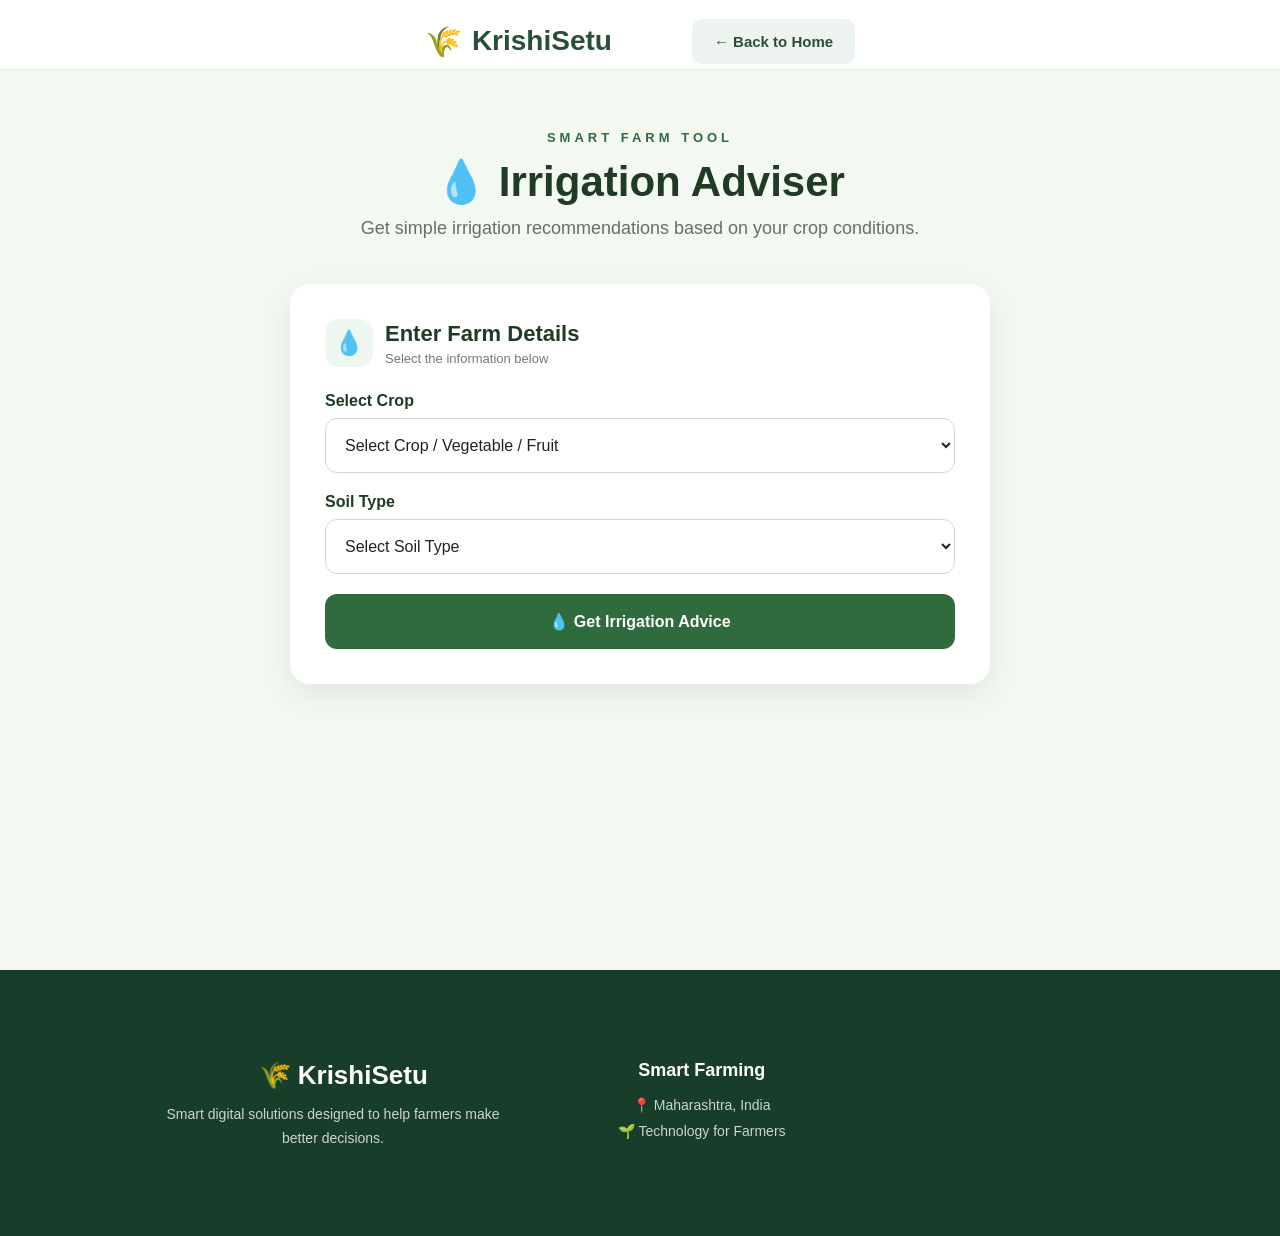
<file: krishisetu/irrigation-adviser.html>
<!DOCTYPE html>
<html lang="en">

<head>

    <meta charset="UTF-8">

    <meta
        name="viewport"
        content="width=device-width, initial-scale=1.0"
    >

    <title>KrishiSetu | Irrigation Adviser</title>

    <link
        rel="stylesheet"
        href="style.css"
    >

</head>


<body>


<!-- ================= NAVBAR ================= -->

<nav class="navbar">

    <div class="nav-container">

        <a
            href="index.html"
            class="nav-logo"
        >

            <span class="logo-icon">
                🌾
            </span>

            <span>
                KrishiSetu
            </span>

        </a>


        <div class="nav-links">


        </div>


        <a
            href="index.html"
            class="back-home-btn"
        >
            ← Back to Home
        </a>

    </div>

</nav>



<!-- ================= PAGE ================= -->

<section class="irrigation-page">


    <!-- PAGE HEADING -->

    <div class="irrigation-heading">

        <p class="tool-tag">
            SMART FARM TOOL
        </p>

        <h1>
            💧 Irrigation Adviser
        </h1>

        <p class="tool-subtitle">
            Get simple irrigation recommendations based on
            your crop  conditions.
        </p>

    </div>



    <!-- ================= MAIN CARD ================= -->

    <div class="irrigation-card">


        <!-- CARD HEADING -->

        <div class="card-heading">

            <div class="card-icon">
                💧
            </div>

            <div>

                <h2>
                    Enter Farm Details
                </h2>

                <p>
                    Select the information below
                </p>

            </div>

        </div>



        <!-- ================= CROP ================= -->

        <div class="irrigation-group">

            <label for="irrigationCrop">
                Select Crop
            </label>

            <select id="irrigationCrop">

    <option value="">
        Select Crop / Vegetable / Fruit
    </option>


    <optgroup label="🌾 Field Crops">

        <option value="soybean">
            🌱 Soybean
        </option>

        <option value="wheat">
            🌾 Wheat
        </option>

        <option value="sugarcane">
            🎋 Sugarcane
        </option>

        <option value="cotton">
            🌿 Cotton
        </option>

    </optgroup>


    <optgroup label="🥬 Vegetables">

        <option value="tomato">
            🍅 Tomato
        </option>

        <option value="cucumber">
            🥒 Cucumber
        </option>

        <option value="onion">
            🧅 Onion
        </option>

        <option value="potato">
            🥔 Potato
        </option>

        <option value="brinjal">
            🍆 Brinjal
        </option>

    </optgroup>


    <optgroup label="🍎 Fruits">

        <option value="mango">
            🥭 Mango
        </option>

        <option value="pomegranate">
            🍎 Pomegranate
        </option>

        <option value="banana">
            🍌 Banana
        </option>

    </optgroup>

</select>
        </div>



        <!-- ================= SOIL ================= -->

        <div class="irrigation-group">

            <label for="soilType">
                Soil Type
            </label>

            <select id="soilType">

                <option value="">
                    Select Soil Type
                </option>

                <option value="black">
                    Black Soil
                </option>

                <option value="red">
                    Red Soil
                </option>

                <option value="sandy">
                    Sandy Soil
                </option>

                <option value="clay">
                    Clay Soil
                </option>

            </select>

        </div>



        <!-- ================= WEATHER ================= -->

        <!-- ================= BUTTON ================= -->

        <button
            type="button"
            class="irrigation-btn"
            onclick="getIrrigationAdvice()"
        >

            💧 Get Irrigation Advice

        </button>



        <!-- ================= RESULT ================= -->

        <div
            class="irrigation-result"
            id="irrigationResult"
            style="display: none;"
        >

            <div class="result-icon">
                🌱
            </div>

            <h2 id="adviceTitle">
                Irrigation Advice
            </h2>

            <p id="irrigationFrequency">

            </p>

            <p id="irrigationMessage">

            </p>

        </div>


    </div>


</section>



<!-- ================= FOOTER ================= -->

<footer class="footer">

    <div class="footer-container">


        <!-- FOOTER BRAND -->

        <div class="footer-brand">

            <h2>
                🌾 KrishiSetu
            </h2>

            <p>
                Smart digital solutions designed to help
                farmers make better decisions.
            </p>

        </div>

        <!-- SMART FARMING -->

        <div class="footer-contact">

            <h3>
                Smart Farming
            </h3>

            <p>
                📍 Maharashtra, India
            </p>

            <p>
                🌱 Technology for Farmers
            </p>

        </div>


    </div>

</footer>



<!-- ================= JAVASCRIPT ================= -->

<script src="script.js"></script>


</body>

</html>
</file>
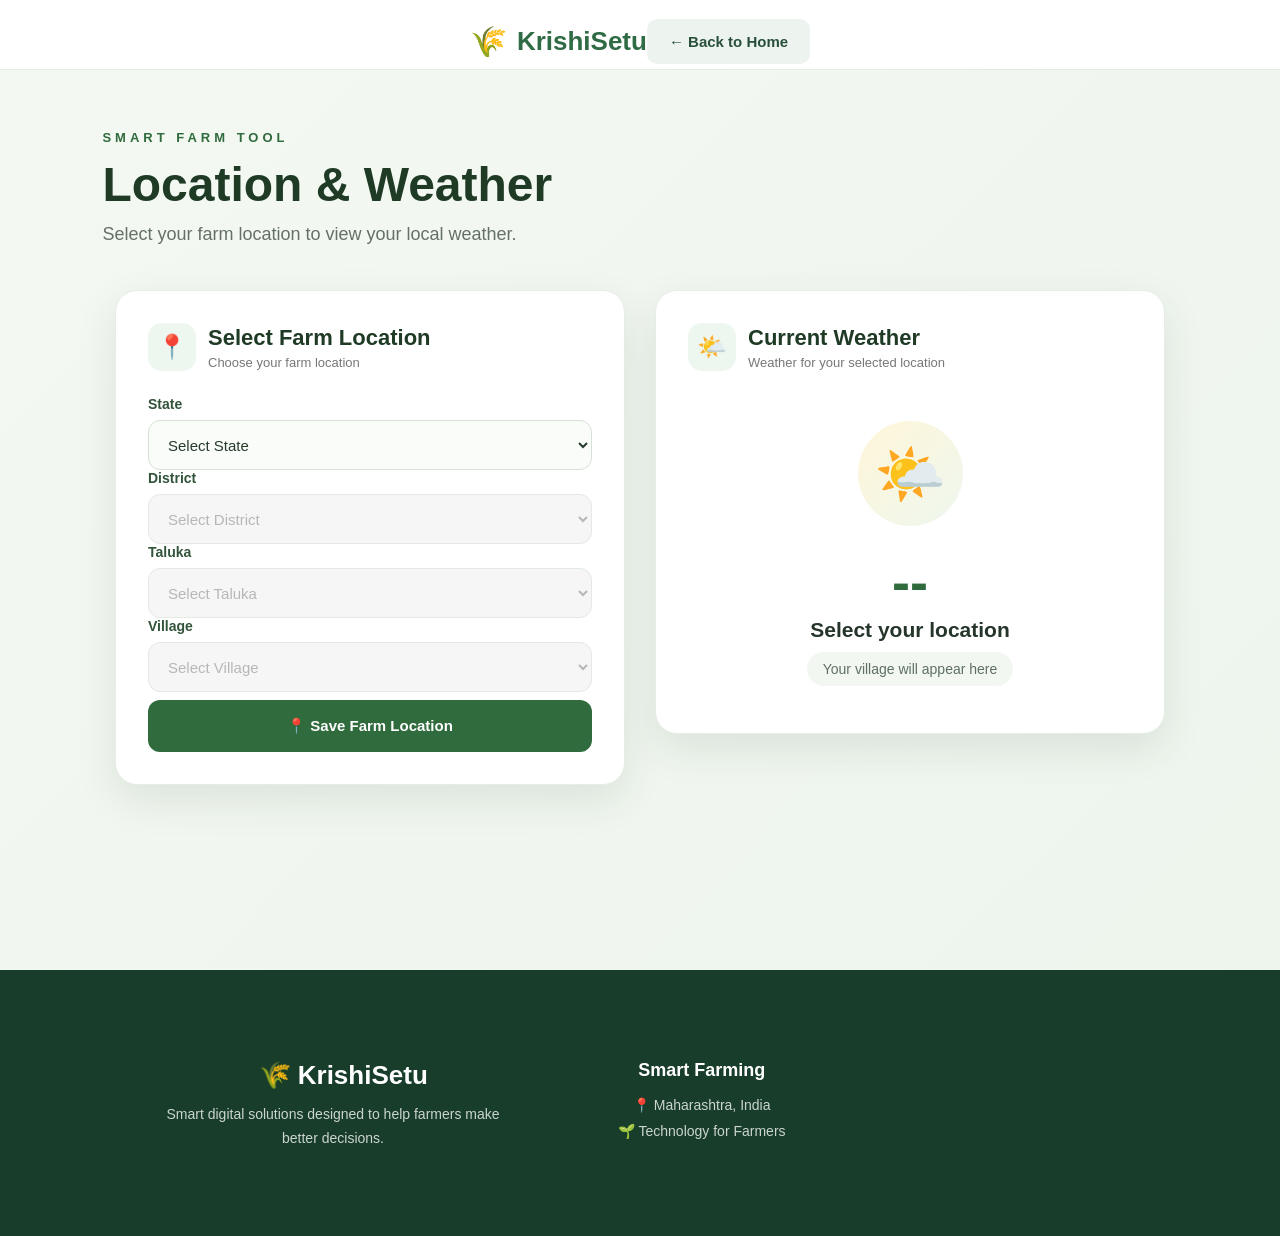
<file: krishisetu/location-weather.html>
<!DOCTYPE html>
<html lang="en">

<head>

    <meta charset="UTF-8">

    <meta
        name="viewport"
        content="width=device-width, initial-scale=1.0"
    >

    <title>KrishiSetu | Location & Weather</title>

    <link
        rel="stylesheet"
        href="style.css"
    >

</head>


<body>


<!-- ================= NAVBAR ================= -->

<nav class="navbar">

    <div class="nav-container">


        <!-- LOGO -->

        <a href="index.html" class="nav-logo">

            <span class="logo-icon">
                🌾
            </span>

            <span class="logo-text">
                KrishiSetu
            </span>

        </a>



        <!-- BACK BUTTON -->

        <a
            href="index.html"
            class="back-home-btn"
        >
            ← Back to Home
        </a>


    </div>

</nav>


<!-- ================= MAIN PAGE ================= -->
<!-- ================= MAIN PAGE ================= -->

<main>

    <section class="location-weather-page">


        <!-- PAGE HEADING -->

        <div class="location-weather-heading">

            <p class="tool-tag">
                SMART FARM TOOL
            </p>

            <h1>
                Location & Weather
            </h1>

            <p class="tool-subtitle">
                Select your farm location to view your local weather.
            </p>

        </div>



        <!-- MAIN LOCATION + WEATHER AREA -->

        <div class="location-weather-grid">


            <!-- ========== LOCATION CARD ========== -->

            <div class="location-tool-card">


                <!-- LOCATION FORM -->

                <div id="locationForm">


                    <!-- CARD HEADING -->

                    <div class="card-heading">

                        <div class="card-icon">
                            📍
                        </div>

                        <div>

                            <h2>
                                Select Farm Location
                            </h2>

                            <p>
                                Choose your farm location
                            </p>

                        </div>

                    </div>



                    <!-- STATE -->

                    <div class="location-group">

                        <label>
                            State
                        </label>

                        <select id="state">

                            <option value="">
                                Select State
                            </option>

                            <option value="Maharashtra">
                                Maharashtra
                            </option>

                        </select>

                    </div>



                    <!-- DISTRICT -->

                    <div class="location-group">

                        <label>
                            District
                        </label>

                        <select
                            id="district"
                            disabled
                        >

                            <option value="">
                                Select District
                            </option>

                        </select>

                    </div>



                    <!-- TALUKA -->

                    <div class="location-group">

                        <label>
                            Taluka
                        </label>

                        <select
                            id="taluka"
                            disabled
                        >

                            <option value="">
                                Select Taluka
                            </option>

                        </select>

                    </div>



                    <!-- VILLAGE -->

                    <div class="location-group">

                        <label>
                            Village
                        </label>

                        <select
                            id="village"
                            disabled
                        >

                            <option value="">
                                Select Village
                            </option>

                        </select>

                    </div>



                    <!-- SAVE BUTTON -->

                    <button
                        type="button"
                        class="save-location-btn"
                        onclick="saveFarmLocation()"
                    >

                        📍 Save Farm Location

                    </button>


                </div>



                <!-- SAVED LOCATION -->

                <div
                    class="saved-location-card"
                    id="savedLocationCard"
                    style="display: none;"
                >

                    <div class="saved-location-icon">
                        📍
                    </div>


                    <p class="location-label">
                        YOUR FARM LOCATION
                    </p>


                    <div id="savedLocationText">
                    </div>


                    <button
                        type="button"
                        class="change-location-btn"
                        onclick="changeFarmLocation()"
                    >

                        Change Location

                    </button>

                </div>


            </div>



            <!-- ========== WEATHER CARD ========== -->

            <div class="weather-tool-card">


                <div class="card-heading">

                    <div class="card-icon">
                        🌤️
                    </div>

                    <div>

                        <h2>
                            Current Weather
                        </h2>

                        <p>
                            Weather for your selected location
                        </p>

                    </div>

                </div>



                <div class="weather-main">


                    <div id="weatherIcon">
                        🌤️
                    </div>


                    <div id="weatherTemperature">
                        --
                    </div>


                    <div id="weatherCondition">
                        Select your location
                    </div>


                    <div id="weatherLocation">
                        Your village will appear here
                    </div>


                </div>


            </div>


        </div>



        <!-- REQUIRED FOR JAVASCRIPT -->

        <div
            id="locationWeatherResults"
            style="display: none;"
        >
        </div>


    </section>

</main>



<!-- ================= FOOTER ================= -->

<footer class="footer">

    <div class="footer-container">


        <!-- BRAND -->

        <div class="footer-brand">

            <h2>
                🌾 KrishiSetu
            </h2>

            <p>
                Smart digital solutions designed to help
                farmers make better decisions.
            </p>

        </div>



       


        <!-- CONTACT -->

        <div class="footer-contact">

            <h3>
                Smart Farming
            </h3>

            <p>
                📍 Maharashtra, India
            </p>

            <p>
                🌱 Technology for Farmers
            </p>

        </div>


    </div>



    <!-- FOOTER BOTTOM -->


</footer>



<!-- JAVASCRIPT -->

<script src="script.js"></script>


</body>

</html>
</file>
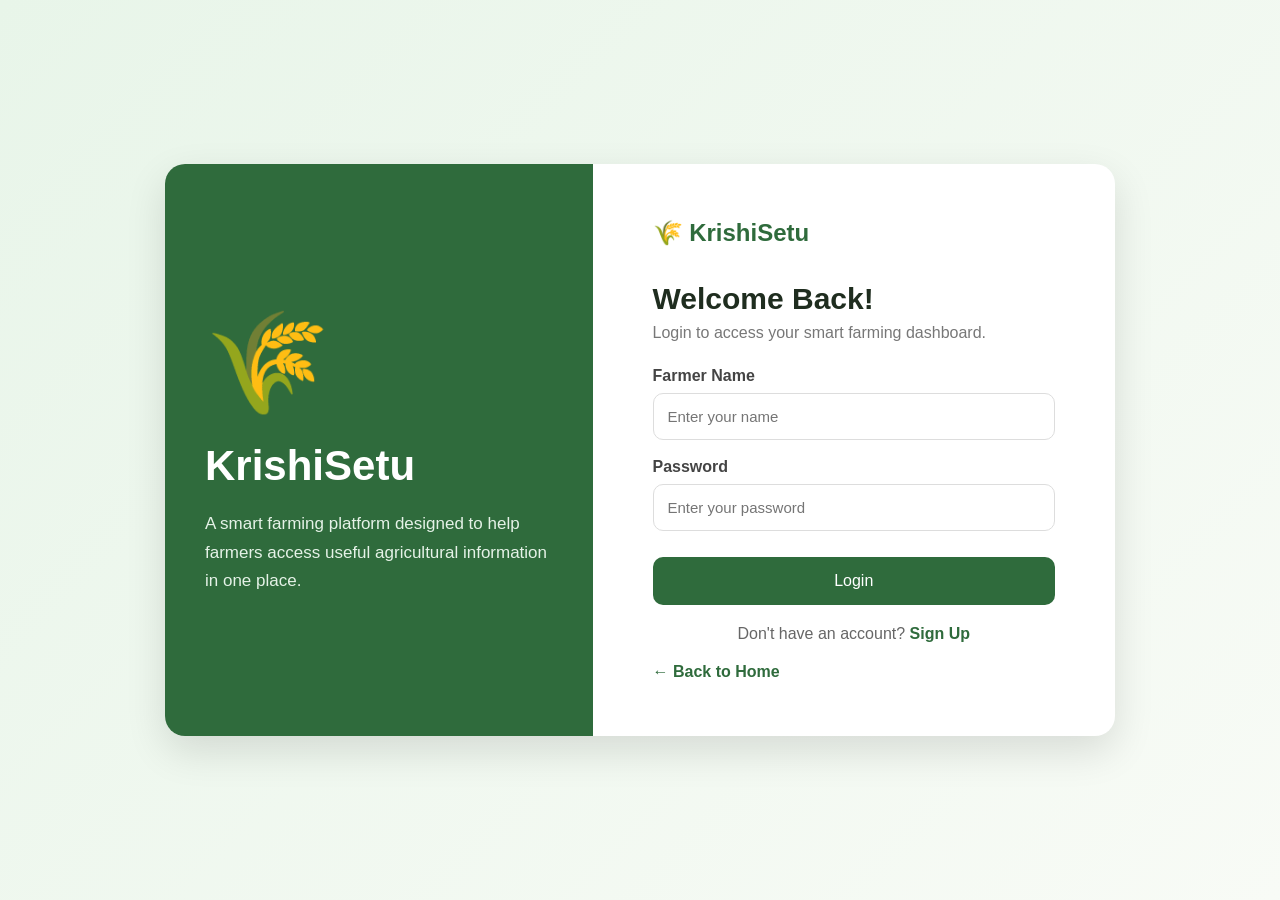
<file: krishisetu/login.html>
<!DOCTYPE html>
<html lang="en">

<head>
    <meta charset="UTF-8">
    <meta name="viewport" content="width=device-width, initial-scale=1.0">

    <title>KrishiSetu | Login</title>

    <style>
        * {
            margin: 0;
            padding: 0;
            box-sizing: border-box;
            font-family: Arial, sans-serif;
        }

        body {
            min-height: 100vh;
            background: linear-gradient(135deg, #e8f5e9, #f8fbf6);
            display: flex;
            align-items: center;
            justify-content: center;
            padding: 20px;
        }

        .login-container {
            width: 100%;
            max-width: 950px;
            min-height: 560px;
            background: white;
            display: flex;
            border-radius: 20px;
            overflow: hidden;
            box-shadow: 0 15px 40px rgba(0, 0, 0, 0.12);
        }

        .login-left {
            width: 45%;
            background: #2f6b3c;
            color: white;
            padding: 60px 40px;
            display: flex;
            flex-direction: column;
            justify-content: center;
        }

        .login-left h1 {
            font-size: 42px;
            margin-bottom: 20px;
        }

        .login-left p {
            font-size: 17px;
            line-height: 1.7;
            color: #e5f2e7;
        }

        .login-left .farmer-icon {
            font-size: 100px;
            margin-bottom: 20px;
        }

        .login-right {
            width: 55%;
            padding: 55px 60px;
        }

        .brand {
            color: #2f6b3c;
            font-size: 24px;
            font-weight: bold;
            margin-bottom: 35px;
        }

        .login-right h2 {
            font-size: 30px;
            color: #1f2d1f;
            margin-bottom: 8px;
        }

        .subtitle {
            color: #777;
            margin-bottom: 25px;
        }

        .form-group {
            margin-bottom: 18px;
        }

        label {
            display: block;
            margin-bottom: 8px;
            font-weight: bold;
            color: #444;
        }

        input {
            width: 100%;
            padding: 14px;
            border: 1px solid #ddd;
            border-radius: 10px;
            font-size: 15px;
            outline: none;
        }

        input:focus {
            border-color: #2f6b3c;
        }

        .login-btn {
            width: 100%;
            border: none;
            padding: 15px;
            border-radius: 10px;
            background: #2f6b3c;
            color: white;
            font-size: 16px;
            cursor: pointer;
            margin-top: 8px;
        }

        .login-btn:hover {
            background: #24572f;
        }

        .switch-text {
            text-align: center;
            margin-top: 20px;
            color: #666;
        }

        .switch-text span {
            color: #2f6b3c;
            font-weight: bold;
            cursor: pointer;
        }

        .hidden {
            display: none;
        }

        .back-home {
            display: inline-block;
            margin-top: 20px;
            text-decoration: none;
            color: #2f6b3c;
            font-weight: bold;
        }

        @media (max-width: 768px) {
            .login-container {
                flex-direction: column;
            }

            .login-left,
            .login-right {
                width: 100%;
            }

            .login-left {
                padding: 40px 30px;
                text-align: center;
            }

            .login-right {
                padding: 40px 30px;
            }
        }
    </style>
</head>

<body>

    <div class="login-container">

        <!-- LEFT SIDE -->
        <div class="login-left">
            <div class="farmer-icon">🌾</div>

            <h1>KrishiSetu</h1>

            <p>
                A smart farming platform designed to help farmers
                access useful agricultural information in one place.
            </p>
        </div>


        <!-- RIGHT SIDE -->
        <div class="login-right">

            <div class="brand">🌾 KrishiSetu</div>


            <!-- LOGIN FORM -->
            <div id="loginForm">

                <h2>Welcome Back!</h2>

                <p class="subtitle">
                    Login to access your smart farming dashboard.
                </p>

                <div class="form-group">
                    <label>Farmer Name</label>

                    <input
                        type="text"
                        id="loginName"
                        placeholder="Enter your name"
                    >
                </div>

                <div class="form-group">
                    <label>Password</label>

                    <input
                        type="password"
                        id="loginPassword"
                        placeholder="Enter your password"
                    >
                </div>

                <button class="login-btn" onclick="login()">
                    Login
                </button>

                <p class="switch-text">
                    Don't have an account?
                    <span onclick="showSignup()">Sign Up</span>
                </p>

            </div>


            <!-- SIGN UP FORM -->
            <div id="signupForm" class="hidden">

                <h2>Create Account</h2>

                <p class="subtitle">
                    Create your KrishiSetu farmer account.
                </p>

                <div class="form-group">
                    <label>Farmer Name</label>

                    <input
                        type="text"
                        id="signupName"
                        placeholder="Enter your name"
                    >
                </div>

                <div class="form-group">
                    <label>Email Address</label>

                    <input
                        type="email"
                        id="signupEmail"
                        placeholder="Enter your email"
                    >
                </div>

                <div class="form-group">
                    <label>Create Password</label>

                    <input
                        type="password"
                        id="signupPassword"
                        placeholder="Create a password"
                    >
                </div>

                <button class="login-btn" onclick="signup()">
                    Create Account
                </button>

                <p class="switch-text">
                    Already have an account?
                    <span onclick="showLogin()">Login</span>
                </p>

            </div>


            <a href="index.html" class="back-home">
                ← Back to Home
            </a>

        </div>

    </div>


    <script>

        function showSignup() {
            document.getElementById("loginForm").classList.add("hidden");

            document.getElementById("signupForm").classList.remove("hidden");
        }


        function showLogin() {
            document.getElementById("signupForm").classList.add("hidden");

            document.getElementById("loginForm").classList.remove("hidden");
        }


        function login() {

    let name = document.getElementById("loginName").value;
    let password = document.getElementById("loginPassword").value;

    let savedName = localStorage.getItem("farmerName");
    let savedPassword = localStorage.getItem("farmerPassword");

    if (name === "" || password === "") {

        alert("Please enter your name and password.");
        return;
    }

    if (name === savedName && password === savedPassword) {

        alert("Welcome back, " + name + "!");

        window.location.href = "index.html";

    } else {

        alert("Incorrect farmer name or password!");

    }

}

       function signup() {

    let name = document.getElementById("signupName").value;
    let email = document.getElementById("signupEmail").value;
    let password = document.getElementById("signupPassword").value;

    if (name === "" || email === "" || password === "") {

        alert("Please fill all the fields.");
        return;
    }

    // Save farmer account details
    localStorage.setItem("farmerName", name);
    localStorage.setItem("farmerEmail", email);
    localStorage.setItem("farmerPassword", password);

    alert("Account created successfully! Please login.");

    // Show Login form
    showLogin();

    // Optional: automatically fill the farmer name
    document.getElementById("loginName").value = name;

}
    </script>

</body>

</html>
</file>
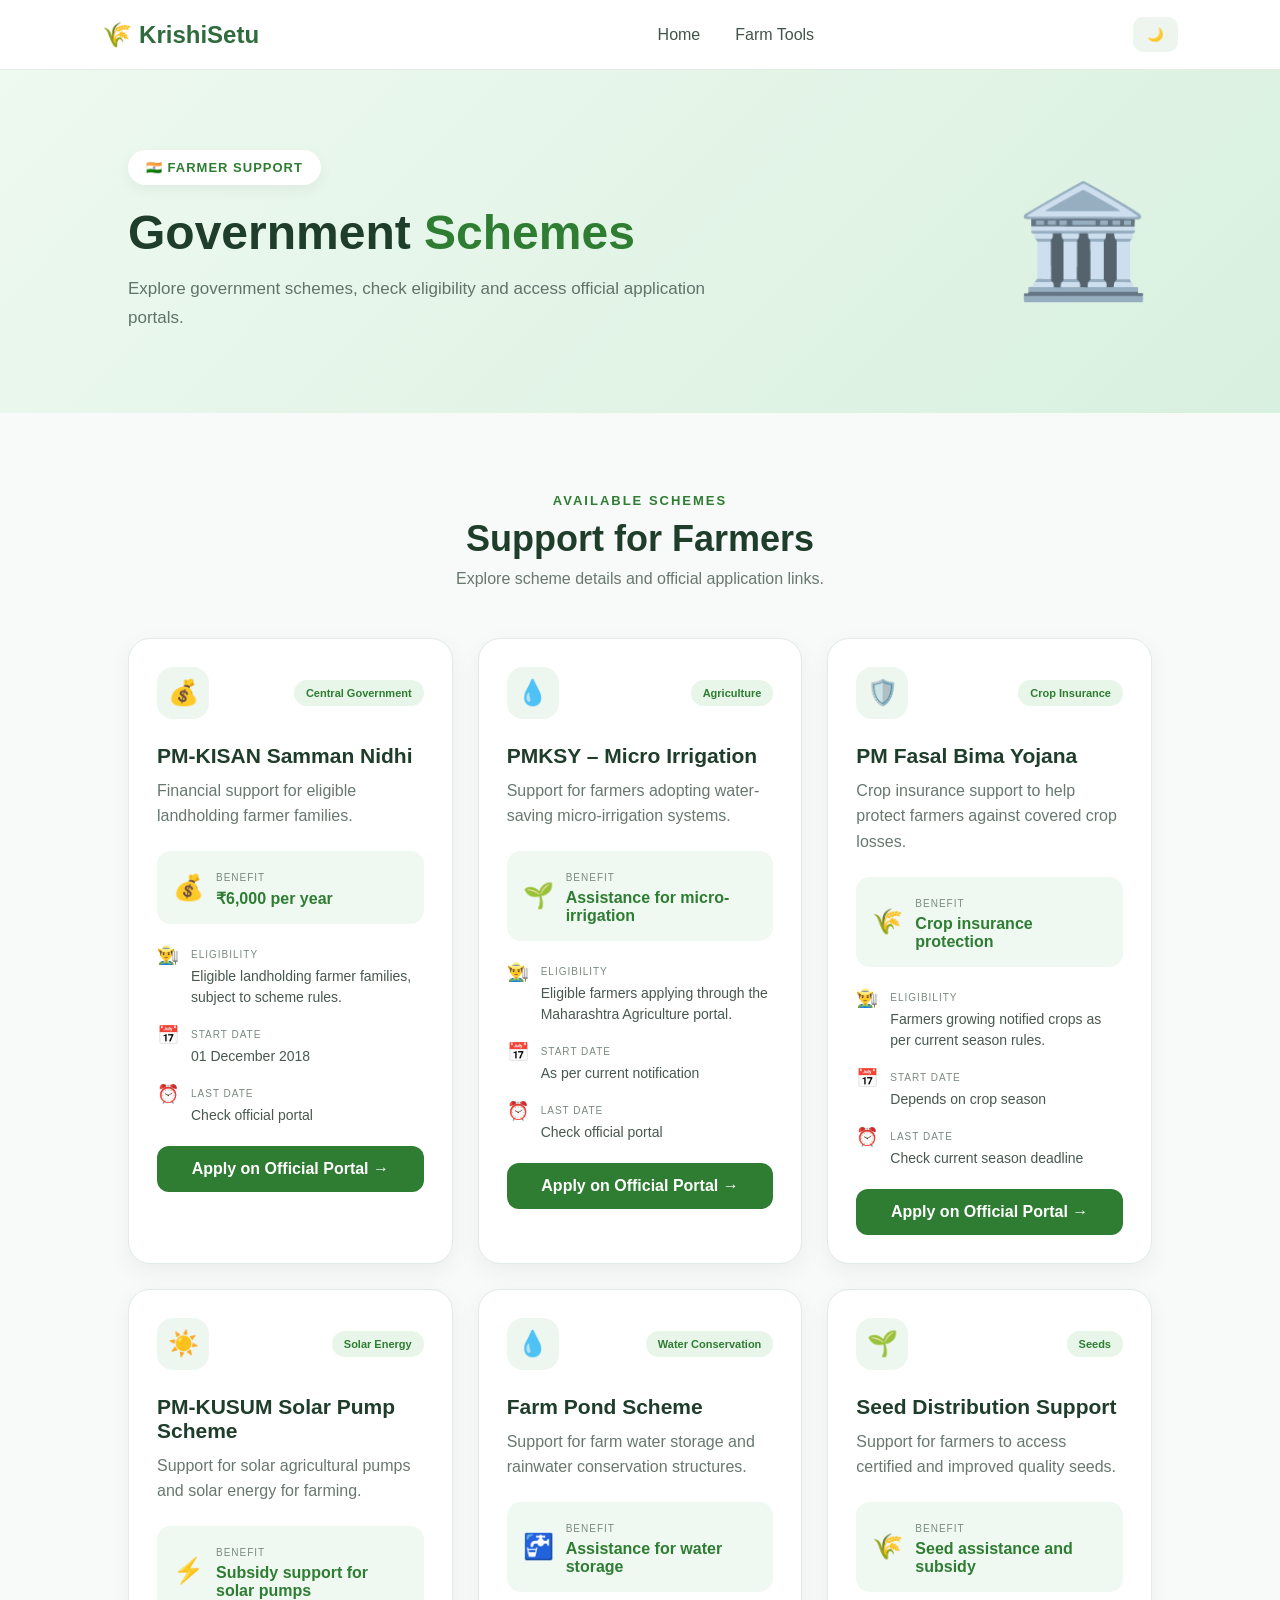
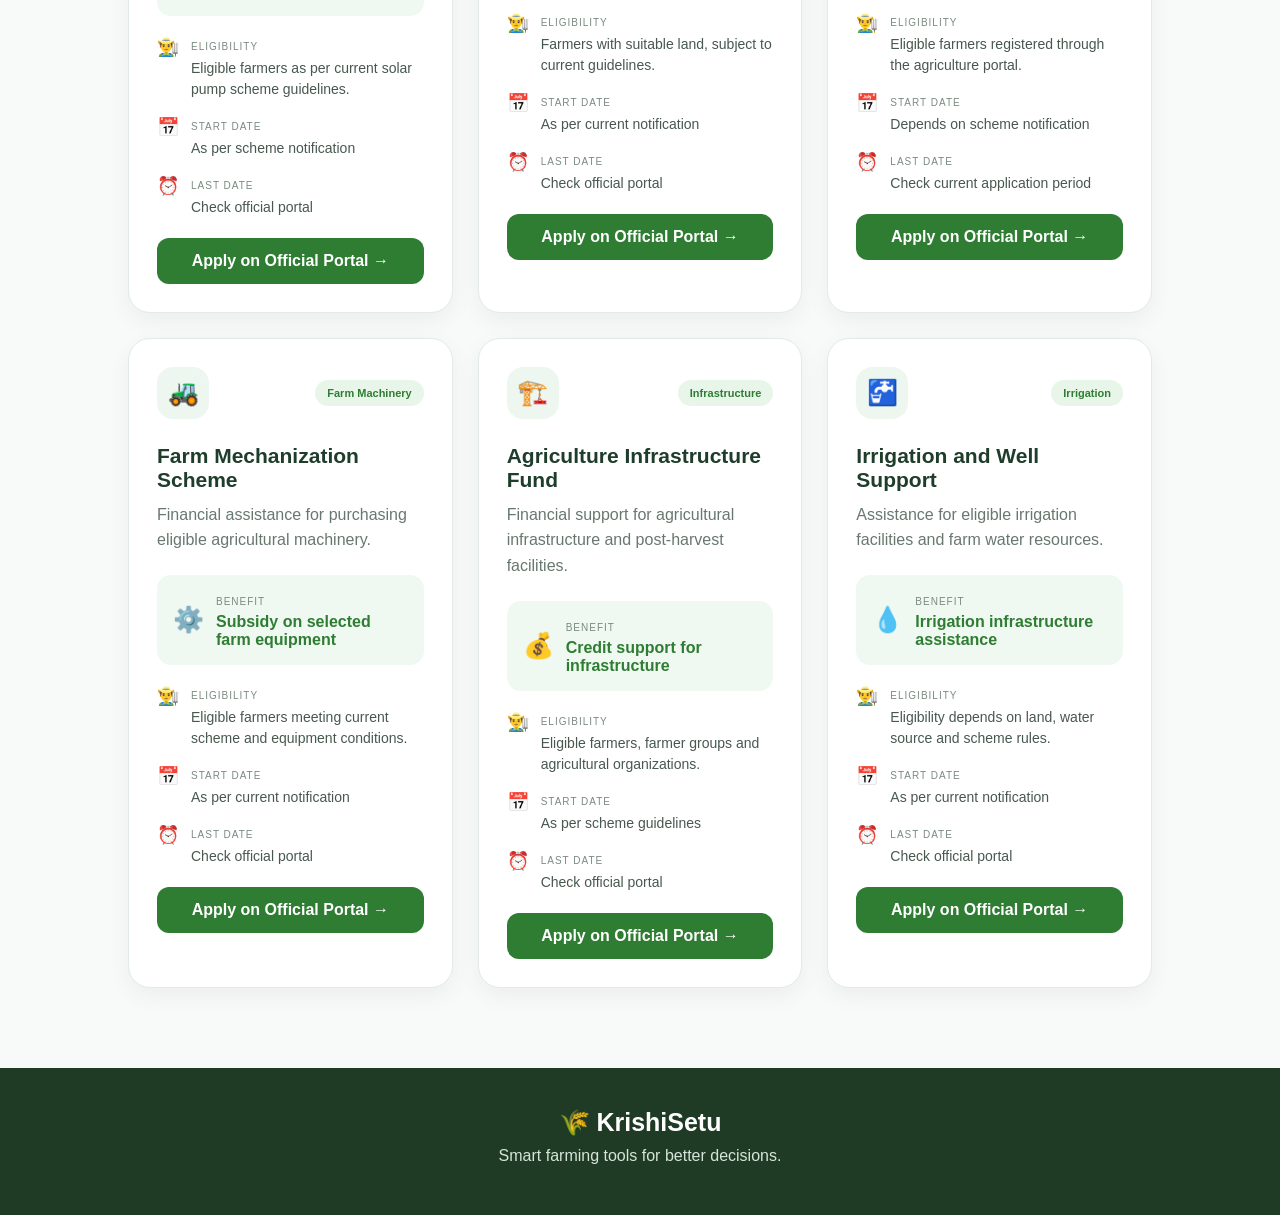
<file: krishisetu/schemes.html>
<!DOCTYPE html>
<html lang="en">

<head>

    <meta charset="UTF-8">

    <meta
        name="viewport"
        content="width=device-width, initial-scale=1.0"
    >

    <title>
        Government Schemes | KrishiSetu
    </title>

    <link
        rel="stylesheet"
        href="style.css"
    >

</head>


<body>


    <!-- NAVBAR -->

    <nav class="navbar">

        <div class="logo">
            🌾 KrishiSetu
        </div>


        <ul class="nav-links">

            <li>
                <a href="index.html">
                    Home
                </a>
            </li>

            <li>
                <a href="index.html#farm-tools">
                    Farm Tools
                </a>
            </li>

        </ul>


        <button id="darkModeBtn">
            🌙
        </button>

    </nav>



    <!-- PAGE HEADER -->

    <section class="schemes-hero">

        <div class="schemes-hero-content">

            <div class="schemes-badge">
                🇮🇳 FARMER SUPPORT
            </div>


            <h1>
                Government
                <span>
                    Schemes
                </span>
            </h1>


            <p>

                Explore government schemes, check eligibility
                and access official application portals.

            </p>

        </div>


        <div class="schemes-hero-icon">
            🏛️
        </div>

    </section>



    <!-- SCHEMES SECTION -->

    <section class="schemes-section">


        <div class="section-heading">

            <p>
                AVAILABLE SCHEMES
            </p>


            <h2>
                Support for Farmers
            </h2>


            <span>
                Explore scheme details and official application links.
            </span>

        </div>



        <!-- SCHEMES GRID -->

        <div class="schemes-grid">


            <!-- SCHEME 1 -->

            <div class="scheme-card">

                <div class="scheme-card-top">

                    <div class="scheme-icon">
                        💰
                    </div>

                    <span class="scheme-tag">
                        Central Government
                    </span>

                </div>


                <h3>
                    PM-KISAN Samman Nidhi
                </h3>


                <p class="scheme-description">

                    Financial support for eligible
                    landholding farmer families.

                </p>


                <div class="scheme-benefit">

                    <span>
                        💰
                    </span>

                    <div>

                        <small>
                            BENEFIT
                        </small>

                        <p>
                            ₹6,000 per year
                        </p>

                    </div>

                </div>


                <div class="scheme-details">


                    <div class="scheme-detail">

                        <span>
                            👨‍🌾
                        </span>

                        <div>

                            <small>
                                ELIGIBILITY
                            </small>

                            <p>
                                Eligible landholding farmer families,
                                subject to scheme rules.
                            </p>

                        </div>

                    </div>


                    <div class="scheme-detail">

                        <span>
                            📅
                        </span>

                        <div>

                            <small>
                                START DATE
                            </small>

                            <p>
                                01 December 2018
                            </p>

                        </div>

                    </div>


                    <div class="scheme-detail">

                        <span>
                            ⏰
                        </span>

                        <div>

                            <small>
                                LAST DATE
                            </small>

                            <p>
                                Check official portal
                            </p>

                        </div>

                    </div>


                </div>


                <a
                    href="https://pmkisan.gov.in/"
                    target="_blank"
                    class="scheme-apply-btn"
                >

                    Apply on Official Portal
                    →

                </a>


            </div>



            <!-- SCHEME 2 -->

            <div class="scheme-card">

                <div class="scheme-card-top">

                    <div class="scheme-icon">
                        💧
                    </div>

                    <span class="scheme-tag">
                        Agriculture
                    </span>

                </div>


                <h3>
                    PMKSY – Micro Irrigation
                </h3>


                <p class="scheme-description">

                    Support for farmers adopting
                    water-saving micro-irrigation systems.

                </p>


                <div class="scheme-benefit">

                    <span>
                        🌱
                    </span>

                    <div>

                        <small>
                            BENEFIT
                        </small>

                        <p>
                            Assistance for micro-irrigation
                        </p>

                    </div>

                </div>


                <div class="scheme-details">


                    <div class="scheme-detail">

                        <span>
                            👨‍🌾
                        </span>

                        <div>

                            <small>
                                ELIGIBILITY
                            </small>

                            <p>
                                Eligible farmers applying through
                                the Maharashtra Agriculture portal.
                            </p>

                        </div>

                    </div>


                    <div class="scheme-detail">

                        <span>
                            📅
                        </span>

                        <div>

                            <small>
                                START DATE
                            </small>

                            <p>
                                As per current notification
                            </p>

                        </div>

                    </div>


                    <div class="scheme-detail">

                        <span>
                            ⏰
                        </span>

                        <div>

                            <small>
                                LAST DATE
                            </small>

                            <p>
                                Check official portal
                            </p>

                        </div>

                    </div>


                </div>


                <a
                    href="https://mahadbt.maharashtra.gov.in/Farmer/AgriLogin/AgriLogin"
                    target="_blank"
                    class="scheme-apply-btn"
                >

                    Apply on Official Portal
                    →

                </a>


            </div>



            <!-- SCHEME 3 -->

            <div class="scheme-card">

                <div class="scheme-card-top">

                    <div class="scheme-icon">
                        🛡️
                    </div>

                    <span class="scheme-tag">
                        Crop Insurance
                    </span>

                </div>


                <h3>
                    PM Fasal Bima Yojana
                </h3>


                <p class="scheme-description">

                    Crop insurance support to help protect
                    farmers against covered crop losses.

                </p>


                <div class="scheme-benefit">

                    <span>
                        🌾
                    </span>

                    <div>

                        <small>
                            BENEFIT
                        </small>

                        <p>
                            Crop insurance protection
                        </p>

                    </div>

                </div>


                <div class="scheme-details">


                    <div class="scheme-detail">

                        <span>
                            👨‍🌾
                        </span>

                        <div>

                            <small>
                                ELIGIBILITY
                            </small>

                            <p>
                                Farmers growing notified crops
                                as per current season rules.
                            </p>

                        </div>

                    </div>


                    <div class="scheme-detail">

                        <span>
                            📅
                        </span>

                        <div>

                            <small>
                                START DATE
                            </small>

                            <p>
                                Depends on crop season
                            </p>

                        </div>

                    </div>


                    <div class="scheme-detail">

                        <span>
                            ⏰
                        </span>

                        <div>

                            <small>
                                LAST DATE
                            </small>

                            <p>
                                Check current season deadline
                            </p>

                        </div>

                    </div>


                </div>


                <a
                    href="https://pmfby.gov.in/"
                    target="_blank"
                    class="scheme-apply-btn"
                >

                    Apply on Official Portal
                    →

                </a>


            </div>



            <!-- SCHEME 4 -->

            <div class="scheme-card">

                <div class="scheme-card-top">

                    <div class="scheme-icon">
                        ☀️
                    </div>

                    <span class="scheme-tag">
                        Solar Energy
                    </span>

                </div>


                <h3>
                    PM-KUSUM Solar Pump Scheme
                </h3>


                <p class="scheme-description">

                    Support for solar agricultural pumps
                    and solar energy for farming.

                </p>


                <div class="scheme-benefit">

                    <span>
                        ⚡
                    </span>

                    <div>

                        <small>
                            BENEFIT
                        </small>

                        <p>
                            Subsidy support for solar pumps
                        </p>

                    </div>

                </div>


                <div class="scheme-details">


                    <div class="scheme-detail">

                        <span>
                            👨‍🌾
                        </span>

                        <div>

                            <small>
                                ELIGIBILITY
                            </small>

                            <p>
                                Eligible farmers as per current
                                solar pump scheme guidelines.
                            </p>

                        </div>

                    </div>


                    <div class="scheme-detail">

                        <span>
                            📅
                        </span>

                        <div>

                            <small>
                                START DATE
                            </small>

                            <p>
                                As per scheme notification
                            </p>

                        </div>

                    </div>


                    <div class="scheme-detail">

                        <span>
                            ⏰
                        </span>

                        <div>

                            <small>
                                LAST DATE
                            </small>

                            <p>
                                Check official portal
                            </p>

                        </div>

                    </div>


                </div>


                <a
                    href="https://mahadiscom.in/solar/index.html"
                    target="_blank"
                    class="scheme-apply-btn"
                >

                    Apply on Official Portal
                    →

                </a>


            </div>



            <!-- SCHEME 5 -->

            <div class="scheme-card">

                <div class="scheme-card-top">

                    <div class="scheme-icon">
                        💧
                    </div>

                    <span class="scheme-tag">
                        Water Conservation
                    </span>

                </div>


                <h3>
                    Farm Pond Scheme
                </h3>


                <p class="scheme-description">

                    Support for farm water storage and
                    rainwater conservation structures.

                </p>


                <div class="scheme-benefit">

                    <span>
                        🚰
                    </span>

                    <div>

                        <small>
                            BENEFIT
                        </small>

                        <p>
                            Assistance for water storage
                        </p>

                    </div>

                </div>


                <div class="scheme-details">


                    <div class="scheme-detail">

                        <span>
                            👨‍🌾
                        </span>

                        <div>

                            <small>
                                ELIGIBILITY
                            </small>

                            <p>
                                Farmers with suitable land,
                                subject to current guidelines.
                            </p>

                        </div>

                    </div>


                    <div class="scheme-detail">

                        <span>
                            📅
                        </span>

                        <div>

                            <small>
                                START DATE
                            </small>

                            <p>
                                As per current notification
                            </p>

                        </div>

                    </div>


                    <div class="scheme-detail">

                        <span>
                            ⏰
                        </span>

                        <div>

                            <small>
                                LAST DATE
                            </small>

                            <p>
                                Check official portal
                            </p>

                        </div>

                    </div>


                </div>


                <a
                    href="https://mahadbt.maharashtra.gov.in/Farmer/AgriLogin/AgriLogin"
                    target="_blank"
                    class="scheme-apply-btn"
                >

                    Apply on Official Portal
                    →

                </a>


            </div>



            <!-- SCHEME 6 -->

            <div class="scheme-card">

                <div class="scheme-card-top">

                    <div class="scheme-icon">
                        🌱
                    </div>

                    <span class="scheme-tag">
                        Seeds
                    </span>

                </div>


                <h3>
                    Seed Distribution Support
                </h3>


                <p class="scheme-description">

                    Support for farmers to access certified
                    and improved quality seeds.

                </p>


                <div class="scheme-benefit">

                    <span>
                        🌾
                    </span>

                    <div>

                        <small>
                            BENEFIT
                        </small>

                        <p>
                            Seed assistance and subsidy
                        </p>

                    </div>

                </div>


                <div class="scheme-details">


                    <div class="scheme-detail">

                        <span>
                            👨‍🌾
                        </span>

                        <div>

                            <small>
                                ELIGIBILITY
                            </small>

                            <p>
                                Eligible farmers registered
                                through the agriculture portal.
                            </p>

                        </div>

                    </div>


                    <div class="scheme-detail">

                        <span>
                            📅
                        </span>

                        <div>

                            <small>
                                START DATE
                            </small>

                            <p>
                                Depends on scheme notification
                            </p>

                        </div>

                    </div>


                    <div class="scheme-detail">

                        <span>
                            ⏰
                        </span>

                        <div>

                            <small>
                                LAST DATE
                            </small>

                            <p>
                                Check current application period
                            </p>

                        </div>

                    </div>


                </div>


                <a
                    href="https://mahadbt.maharashtra.gov.in/Farmer/AgriLogin/AgriLogin"
                    target="_blank"
                    class="scheme-apply-btn"
                >

                    Apply on Official Portal
                    →

                </a>


            </div>



            <!-- SCHEME 7 -->

            <div class="scheme-card">

                <div class="scheme-card-top">

                    <div class="scheme-icon">
                        🚜
                    </div>

                    <span class="scheme-tag">
                        Farm Machinery
                    </span>

                </div>


                <h3>
                    Farm Mechanization Scheme
                </h3>


                <p class="scheme-description">

                    Financial assistance for purchasing
                    eligible agricultural machinery.

                </p>


                <div class="scheme-benefit">

                    <span>
                        ⚙️
                    </span>

                    <div>

                        <small>
                            BENEFIT
                        </small>

                        <p>
                            Subsidy on selected farm equipment
                        </p>

                    </div>

                </div>


                <div class="scheme-details">


                    <div class="scheme-detail">

                        <span>
                            👨‍🌾
                        </span>

                        <div>

                            <small>
                                ELIGIBILITY
                            </small>

                            <p>
                                Eligible farmers meeting current
                                scheme and equipment conditions.
                            </p>

                        </div>

                    </div>


                    <div class="scheme-detail">

                        <span>
                            📅
                        </span>

                        <div>

                            <small>
                                START DATE
                            </small>

                            <p>
                                As per current notification
                            </p>

                        </div>

                    </div>


                    <div class="scheme-detail">

                        <span>
                            ⏰
                        </span>

                        <div>

                            <small>
                                LAST DATE
                            </small>

                            <p>
                                Check official portal
                            </p>

                        </div>

                    </div>


                </div>


                <a
                    href="https://mahadbt.maharashtra.gov.in/Farmer/AgriLogin/AgriLogin"
                    target="_blank"
                    class="scheme-apply-btn"
                >

                    Apply on Official Portal
                    →

                </a>


            </div>



            <!-- SCHEME 8 -->

            <div class="scheme-card">

                <div class="scheme-card-top">

                    <div class="scheme-icon">
                        🏗️
                    </div>

                    <span class="scheme-tag">
                        Infrastructure
                    </span>

                </div>


                <h3>
                    Agriculture Infrastructure Fund
                </h3>


                <p class="scheme-description">

                    Financial support for agricultural
                    infrastructure and post-harvest facilities.

                </p>


                <div class="scheme-benefit">

                    <span>
                        💰
                    </span>

                    <div>

                        <small>
                            BENEFIT
                        </small>

                        <p>
                            Credit support for infrastructure
                        </p>

                    </div>

                </div>


                <div class="scheme-details">


                    <div class="scheme-detail">

                        <span>
                            👨‍🌾
                        </span>

                        <div>

                            <small>
                                ELIGIBILITY
                            </small>

                            <p>
                                Eligible farmers, farmer groups
                                and agricultural organizations.
                            </p>

                        </div>

                    </div>


                    <div class="scheme-detail">

                        <span>
                            📅
                        </span>

                        <div>

                            <small>
                                START DATE
                            </small>

                            <p>
                                As per scheme guidelines
                            </p>

                        </div>

                    </div>


                    <div class="scheme-detail">

                        <span>
                            ⏰
                        </span>

                        <div>

                            <small>
                                LAST DATE
                            </small>

                            <p>
                                Check official portal
                            </p>

                        </div>

                    </div>


                </div>


                <a
                    href="https://agriinfra.dac.gov.in/"
                    target="_blank"
                    class="scheme-apply-btn"
                >

                    Apply on Official Portal
                    →

                </a>


            </div>



            <!-- SCHEME 9 -->

            <div class="scheme-card">

                <div class="scheme-card-top">

                    <div class="scheme-icon">
                        🚰
                    </div>

                    <span class="scheme-tag">
                        Irrigation
                    </span>

                </div>


                <h3>
                    Irrigation and Well Support
                </h3>


                <p class="scheme-description">

                    Assistance for eligible irrigation
                    facilities and farm water resources.

                </p>


                <div class="scheme-benefit">

                    <span>
                        💧
                    </span>

                    <div>

                        <small>
                            BENEFIT
                        </small>

                        <p>
                            Irrigation infrastructure assistance
                        </p>

                    </div>

                </div>


                <div class="scheme-details">


                    <div class="scheme-detail">

                        <span>
                            👨‍🌾
                        </span>

                        <div>

                            <small>
                                ELIGIBILITY
                            </small>

                            <p>
                                Eligibility depends on land,
                                water source and scheme rules.
                            </p>

                        </div>

                    </div>


                    <div class="scheme-detail">

                        <span>
                            📅
                        </span>

                        <div>

                            <small>
                                START DATE
                            </small>

                            <p>
                                As per current notification
                            </p>

                        </div>

                    </div>


                    <div class="scheme-detail">

                        <span>
                            ⏰
                        </span>

                        <div>

                            <small>
                                LAST DATE
                            </small>

                            <p>
                                Check official portal
                            </p>

                        </div>

                    </div>


                </div>


                <a
                    href="https://mahadbt.maharashtra.gov.in/Farmer/AgriLogin/AgriLogin"
                    target="_blank"
                    class="scheme-apply-btn"
                >

                    Apply on Official Portal
                    →

                </a>


            </div>


        </div>

    </section>



    <!-- FOOTER -->

    <footer>

        <h3>
            🌾 KrishiSetu
        </h3>

        <p>
            Smart farming tools for better decisions.
        </p>

    </footer>


    <script src="script.js"></script>

</body>

</html>
</file>
<file: krishisetu/style.css>
/* Reset */
* {
    margin: 0;
    padding: 0;
    box-sizing: border-box;
}

html {
    scroll-behavior: smooth;
}

body {
    font-family: Arial, sans-serif;
    background-color: #f6f8f3;
    color: #1f2d1f;
    transition: 0.3s;
}


/* Navigation */

.navbar {
    height: 70px;

    display: flex;
    justify-content: space-between;
    align-items: center;

    padding: 0 8%;

    background-color: white;

    position: sticky;
    top: 0;

    z-index: 100;
}

.logo {
    font-size: 24px;
    font-weight: bold;
    color: #2f6b3c;
}

.nav-links {
    display: flex;
    gap: 25px;

    list-style: none;
}

.nav-links a {
    text-decoration: none;
    color: #333;

    font-weight: 500;
}

.nav-links a:hover {
    color: #2f6b3c;
}

#darkModeBtn {
    border: none;

    background-color: #eef5ee;

    padding: 10px 14px;

    border-radius: 10px;

    cursor: pointer;
}


/* Hero Section */

.hero {
    min-height: 500px;

    display: flex;
    align-items: center;
    justify-content: space-between;

    padding: 60px 10%;

    background: linear-gradient(
        120deg,
        #e8f5e9,
        #ffffff
    );
}

.hero-content {
    max-width: 550px;
}

.small-title {
    color: #2f6b3c;

    font-weight: bold;

    letter-spacing: 2px;

    margin-bottom: 15px;
}

.hero h1 {
    font-size: 55px;

    margin-bottom: 20px;
}

.hero h1 span {
    color: #2f6b3c;
}

.hero-content p {
    font-size: 18px;

    line-height: 1.7;

    color: #666;

    margin-bottom: 25px;
}

.explore-btn {
    background-color: #2f6b3c;

    color: white;

    border: none;

    padding: 15px 25px;

    border-radius: 10px;

    font-size: 16px;

    cursor: pointer;
}

.explore-btn:hover {
    transform: translateY(-3px);
}

.hero-image {
    font-size: 180px;
}


/* General Section */

.section {
    padding: 80px 10%;
}

.section-title {
    text-align: center;

    margin-bottom: 40px;
}

.section-title p {
    color: #2f6b3c;

    font-weight: bold;

    letter-spacing: 2px;

    margin-bottom: 10px;
}

.section-title h2 {
    font-size: 35px;
}


/* Dashboard */

.dashboard-grid {
    display: grid;

    grid-template-columns:
        repeat(4, 1fr);

    gap: 20px;
}

.info-card {
    background-color: white;

    padding: 25px;

    border-radius: 15px;

    box-shadow:
        0 5px 20px
        rgba(0,0,0,0.08);
}

.icon {
    font-size: 35px;

    margin-bottom: 15px;
}

.info-card h3 {
    color: #666;

    margin-bottom: 10px;
}

.info-card h2 {
    color: #2f6b3c;

    margin-bottom: 8px;
}


/* Market */

.market-section {
    background-color: #edf5ed;
}

.market-grid {
    display: grid;

    grid-template-columns:
        repeat(4, 1fr);

    gap: 20px;
}

.market-card {
    background-color: white;

    padding: 25px;

    border-radius: 15px;

    text-align: center;

    box-shadow:
        0 5px 20px
        rgba(0,0,0,0.08);
}

.market-card h2 {
    font-size: 30px;

    margin: 15px 0;

    color: #2f6b3c;
}

.market-card p {
    color: #777;
}

.up {
    display: inline-block;

    margin-top: 15px;

    color: green;

    font-weight: bold;
}

.down {
    display: inline-block;

    margin-top: 15px;

    color: red;

    font-weight: bold;
}


/* Search */

#cropSearch {
    width: 100%;

    max-width: 500px;

    display: block;

    margin:
        0 auto
        40px auto;

    padding: 15px;

    border:
        1px solid #ccc;

    border-radius: 10px;

    font-size: 16px;
}


/* Crop Cards */

.crop-grid {
    display: grid;

    grid-template-columns:
        repeat(3, 1fr);

    gap: 25px;
}

.crop-card {
    background-color: white;

    padding: 30px;

    border-radius: 15px;

    box-shadow:
        0 5px 20px
        rgba(0,0,0,0.08);

    text-align: center;

    transition: 0.3s;
}

.crop-card:hover {
    transform:
        translateY(-8px);
}

.crop-icon {
    font-size: 55px;

    margin-bottom: 15px;
}

.crop-card h3 {
    color: #2f6b3c;

    margin-bottom: 15px;
}

.crop-card p {
    margin: 10px 0;

    color: #666;
}


/* Footer */

footer {
    background-color: #1f3b25;

    color: white;

    text-align: center;

    padding: 40px 10%;
}

footer h3 {
    font-size: 25px;

    margin-bottom: 10px;
}

footer p {
    color: #d6e5d8;

    margin: 10px 0;
}

.copyright {
    margin-top: 20px;

    font-size: 14px;
}


/* Dark Mode */

.dark-mode {
    background-color: #1b1f1b;

    color: white;
}

.dark-mode .navbar,
.dark-mode .info-card,
.dark-mode .market-card,
.dark-mode .crop-card {
    background-color: #2b302b;

    color: white;
}

.dark-mode .hero {
    background:
        linear-gradient(
            120deg,
            #263526,
            #1b1f1b
        );
}

.dark-mode .hero-content p,
.dark-mode .info-card h3,
.dark-mode .market-card p,
.dark-mode .crop-card p {
    color: #cccccc;
}


/* Responsive Design */

@media (max-width: 900px) {

    .dashboard-grid,
    .market-grid {
        grid-template-columns:
            repeat(2, 1fr);
    }

    .crop-grid {
        grid-template-columns:
            repeat(2, 1fr);
    }

    .hero {
        flex-direction: column;

        text-align: center;
    }

}


@media (max-width: 600px) {

    .nav-links {
        display: none;
    }

    .hero h1 {
        font-size: 40px;
    }

    .hero-image {
        font-size: 120px;
    }

    .dashboard-grid,
    .market-grid,
    .crop-grid {
        grid-template-columns: 1fr;
    }

}
/* FARMING TIPS SECTION */

.farming-tips {
    padding: 60px 8%;
    text-align: center;
    background-color: #f4f8f2;
}

.farming-tips .small-title {
    font-size: 12px;
    font-weight: bold;
    color: #567b60;
    letter-spacing: 2px;
}

.farming-tips h2 {
    font-size: 30px;
    color: #263f2d;
    margin-bottom: 30px;
}

.farming-tips .tips-container {
    display: flex;
    justify-content: center;
    gap: 25px;
    flex-wrap: wrap;
}

.farming-tips .tip-card {
    background: white;
    width: 280px;
    min-height: 180px;
    padding: 25px;
    border-radius: 15px;
    text-align: center;
    box-shadow: 0 8px 20px rgba(0, 0, 0, 0.08);
    transition: 0.3s;
}

.farming-tips .tip-icon {
    font-size: 35px;
    margin-bottom: 10px;
}

.farming-tips .tip-card h3 {
    color: #2f5935;
    margin: 10px 0;
}

.farming-tips .tip-card p {
    color: #666;
    line-height: 1.6;
}

.login-nav-btn {
    text-decoration: none;
    background-color: #2f6b3c;
    color: white;
    padding: 10px 16px;
    border-radius: 10px;
    font-weight: bold;
    transition: 0.3s;
}

.login-nav-btn:hover {
    background-color: #24572f;
}
.user-menu {
    position: relative;
}

.dropdown-menu {
    display: none;

    position: absolute;
    top: 50px;
    right: 0;

    width: 190px;

    background-color: white;

    border-radius: 12px;

    box-shadow: 0 8px 25px rgba(0, 0, 0, 0.15);

    overflow: hidden;

    z-index: 1000;
}

.dropdown-menu.show {
    display: block;
}

.user-name {
    padding: 15px;

    font-weight: bold;

    color: #2f6b3c;

    border-bottom: 1px solid #eee;
}

.dropdown-menu a,
.dropdown-menu button {
    display: block;

    width: 100%;

    padding: 14px 15px;

    border: none;

    background: white;

    text-align: left;

    text-decoration: none;

    color: #333;

    font-size: 14px;

    cursor: pointer;
}

.dropdown-menu a:hover,
.dropdown-menu button:hover {
    background-color: #eef5ee;
}

.dropdown-menu button {
    color: #c0392b;
}
/* FARM LOCATION SECTION */

.location-section {
    background-color: #edf5ed;
}

.location-box {
    max-width: 900px;
    margin: auto;

    background-color: white;

    padding: 40px;

    border-radius: 15px;

    box-shadow: 0 8px 25px rgba(0, 0, 0, 0.08);
}

.location-group {
    margin-bottom: 20px;
}

.location-group label {
    display: block;

    margin-bottom: 8px;

    font-weight: bold;

    color: #2f6b3c;
}

.location-group select {
    width: 100%;

    padding: 14px;

    border: 1px solid #ccc;

    border-radius: 10px;

    font-size: 15px;

    background-color: white;

    cursor: pointer;
}

.location-group select:disabled {
    background-color: #f2f2f2;

    cursor: not-allowed;
}

.save-location-btn {
    width: 100%;

    padding: 15px;

    border: none;

    border-radius: 10px;

    background-color: #2f6b3c;

    color: white;

    font-size: 16px;

    font-weight: bold;

    cursor: pointer;

    margin-top: 10px;
}

.save-location-btn:hover {
    background-color: #24572f;
}

#locationResult {
    text-align: center;

    margin-top: 20px;

    font-weight: bold;

    color: #2f6b3c;
}

/* Saved Farm Location */

.saved-location-card {
    display: none;

    max-width: 750px;

    margin: 0 auto;

    padding: 35px;

    background: white;

    border-radius: 20px;

    text-align: center;

    box-shadow:
        0 8px 25px
        rgba(0, 0, 0, 0.08);
}

.saved-location-icon {
    font-size: 45px;

    margin-bottom: 10px;
}

.saved-location-card h2 {
    color: #2f6b3c;

    margin: 15px 0 25px;
}

.change-location-btn {
    background-color: #2f6b3c;

    color: white;

    border: none;

    padding: 12px 25px;

    border-radius: 10px;

    font-size: 15px;

    cursor: pointer;

    transition: 0.3s;
}

.change-location-btn:hover {
    transform: translateY(-3px);
}

/* Weather Section */

.weather-section {
    text-align: center;
}

.weather-card {
    max-width: 700px;
    margin: 30px auto;
    padding: 35px;

    background: white;
    border-radius: 20px;

    display: flex;
    justify-content: center;
    align-items: center;
    gap: 30px;

    box-shadow: 0 10px 30px rgba(0, 0, 0, 0.08);
}

.weather-icon {
    font-size: 70px;
}

.weather-info {
    text-align: left;
}

.weather-info h2 {
    font-size: 40px;
    color: #2f6b45;
    margin-bottom: 8px;
}

.weather-info h3 {
    font-size: 22px;
    margin-bottom: 10px;
}

.weather-info p {
    color: #666;
}


/* FARMER INFORMATION AT A GLANCE */

.farmer-glance-section {
    padding: 55px 8%;
}

.farmer-glance-grid {
    display: grid;
    grid-template-columns: repeat(4, 1fr);
    gap: 18px;
}

.farmer-glance-card {
    background: white;

    padding: 22px;

    border-radius: 14px;

    min-height: 150px;

    box-shadow: 0 6px 18px rgba(0, 0, 0, 0.08);

    border: 1px solid #edf1ed;

    transition: 0.3s;
}

.farmer-glance-card:hover {
    transform: translateY(-5px);

    box-shadow: 0 12px 25px rgba(47, 107, 60, 0.15);
}

.glance-icon {
    font-size: 28px;

    margin-bottom: 12px;
}

.glance-label {
    font-size: 14px;

    color: #666;

    margin-bottom: 8px;
}

.farmer-glance-card h3 {
    color: #2f6b3c;

    font-size: 22px;

    margin-bottom: 7px;
}

.farmer-glance-card span {
    font-size: 13px;

    color: #777;
}


/* MOBILE RESPONSIVE */

@media (max-width: 900px) {

    .farmer-glance-grid {
        grid-template-columns: repeat(2, 1fr);
    }

}

@media (max-width: 600px) {

    .farmer-glance-grid {
        grid-template-columns: 1fr;
    }

}

/* FERTILIZER CALCULATOR */

.fertilizer-section {
    background: #f6f8f3;
}

.fertilizer-box {
    max-width: 600px;

    margin: auto;

    background: white;

    padding: 35px;

    border-radius: 18px;

    box-shadow:
        0 8px 25px
        rgba(0, 0, 0, 0.08);
}

.fertilizer-group {
    margin-bottom: 20px;
}

.fertilizer-group label {
    display: block;

    margin-bottom: 8px;

    font-weight: bold;

    color: #2f6b3c;
}

.fertilizer-group select,
.fertilizer-group input {
    width: 100%;

    padding: 14px;

    border: 1px solid #ddd;

    border-radius: 10px;

    font-size: 15px;
}

.calculate-btn {
    width: 100%;

    padding: 14px;

    border: none;

    border-radius: 10px;

    background: #2f6b3c;

    color: white;

    font-size: 16px;

    font-weight: bold;

    cursor: pointer;
}

.fertilizer-result {
    margin-top: 25px;

    padding: 20px;

    background: #edf5ed;

    border-radius: 12px;

    text-align: center;

    color: #2f6b3c;

    font-weight: bold;

    line-height: 1.8;
}
/* MORE TOOLS MENU */

.tools-menu {
    position: relative;
}

.tools-btn {
    border: none;

    background: #eef5ee;

    color: #2f6b3c;

    padding: 10px 16px;

    border-radius: 10px;

    font-size: 14px;

    font-weight: bold;

    cursor: pointer;
}

.tools-btn:hover {
    background: #dcebdd;
}

.tools-dropdown {
    display: none;

    position: absolute;

    top: 48px;
    right: 0;

    width: 230px;

    background: white;

    border-radius: 12px;

    box-shadow:
        0 10px 30px
        rgba(0, 0, 0, 0.15);

    overflow: hidden;

    z-index: 1000;
}

.tools-dropdown.show {
    display: block;
}

.tools-dropdown a {
    display: block;

    padding: 14px 18px;

    text-decoration: none;

    color: #333;

    font-size: 14px;

    border-bottom:
        1px solid #f0f0f0;
}

.tools-dropdown a:hover {
    background: #edf5ed;

    color: #2f6b3c;
}

/* ==========================================
   PROFESSIONAL FERTILIZER CALCULATOR PAGE
========================================== */


/* HERO */

.fertilizer-hero {

    min-height: 320px;

    display: flex;

    align-items: center;

    justify-content: space-between;

    padding: 60px 10%;

    background:
        linear-gradient(
            135deg,
            #edf5ed,
            #ffffff
        );
}

.fertilizer-hero-content {
    max-width: 650px;
}

.fertilizer-badge {

    display: inline-block;

    background: #dcebdd;

    color: #2f6b3c;

    padding: 9px 15px;

    border-radius: 20px;

    font-size: 13px;

    font-weight: bold;

    letter-spacing: 1px;

    margin-bottom: 20px;
}

.fertilizer-hero h1 {

    font-size: 48px;

    margin-bottom: 18px;
}

.fertilizer-hero h1 span {
    color: #2f6b3c;
}

.fertilizer-hero p {

    color: #666;

    font-size: 17px;

    line-height: 1.7;
}

.fertilizer-hero-icon {
    font-size: 130px;
}


/* CALCULATOR AREA */

.fertilizer-section {

    padding: 70px 10%;

    background: #f6f8f3;
}

.calculator-container {

    max-width: 1200px;

    margin: auto;

    display: grid;

    grid-template-columns:
        1.5fr 1fr;

    gap: 25px;
}


/* CALCULATOR CARD */

.calculator-card {

    background: white;

    padding: 35px;

    border-radius: 20px;

    box-shadow:
        0 10px 30px
        rgba(0, 0, 0, 0.07);
}

.calculator-title {

    display: flex;

    align-items: center;

    gap: 15px;

    margin-bottom: 30px;

    padding-bottom: 25px;

    border-bottom:
        1px solid #edf1ed;
}

.calculator-title-icon {

    width: 55px;
    height: 55px;

    display: flex;

    justify-content: center;

    align-items: center;

    background: #edf5ed;

    border-radius: 15px;

    font-size: 28px;
}

.calculator-title h2 {
    font-size: 22px;
}

.calculator-title p {
    color: #777;
    margin-top: 5px;
}


/* INPUTS */

.calculator-inputs {

    display: grid;

    grid-template-columns:
        repeat(2, 1fr);

    gap: 20px;
}

.input-group label {

    display: block;

    font-weight: bold;

    color: #2f6b3c;

    margin-bottom: 10px;
}

.input-group select,
.input-group input {

    width: 100%;

    padding: 14px;

    border:
        1px solid #dce5dc;

    border-radius: 10px;

    font-size: 15px;

    outline: none;
}

.input-group select:focus,
.input-group input:focus {

    border-color:
        #2f6b3c;
}

.area-input {

    display: flex;

    align-items: center;

    border:
        1px solid #dce5dc;

    border-radius: 10px;

    overflow: hidden;
}

.area-input input {

    border: none;
}

.area-input span {

    padding: 14px 18px;

    background: #edf5ed;

    color: #2f6b3c;

    font-weight: bold;
}


/* CALCULATE BUTTON */

.calculate-btn {

    width: 100%;

    margin-top: 25px;

    padding: 15px;

    border: none;

    border-radius: 12px;

    background: #2f6b3c;

    color: white;

    font-size: 16px;

    font-weight: bold;

    cursor: pointer;

    transition: 0.3s;
}

.calculate-btn:hover {

    background: #24572f;

    transform:
        translateY(-2px);
}


/* SIDE INFO */

.calculator-side-info {

    background: #2f6b3c;

    color: white;

    padding: 35px;

    border-radius: 20px;
}

.side-info-icon {
    font-size: 45px;
}

.calculator-side-info h3 {

    font-size: 24px;

    margin:
        15px 0 25px;
}

.how-it-works {

    display: flex;

    flex-direction: column;

    gap: 18px;
}

.step {

    display: flex;

    align-items: center;

    gap: 12px;
}

.step span {

    width: 30px;
    height: 30px;

    display: flex;

    align-items: center;

    justify-content: center;

    background: white;

    color: #2f6b3c;

    border-radius: 50%;

    font-weight: bold;
}

.info-note {

    margin-top: 30px;

    padding-top: 20px;

    border-top:
        1px solid
        rgba(255, 255, 255, 0.3);

    font-size: 13px;

    line-height: 1.6;
}


/* RESULTS */

.results-section {

    padding: 70px 10%;

    background: white;
}

.results-header {

    text-align: center;

    margin-bottom: 40px;
}

.results-header > p:first-child {

    color: #2f6b3c;

    font-size: 13px;

    font-weight: bold;

    letter-spacing: 2px;
}

.results-header h2 {

    font-size: 35px;

    margin:
        10px 0;
}

#selectedAreaText {
    color: #777;
}


/* FERTILIZER CARDS */

.fertilizer-cards {

    max-width: 1000px;

    margin: auto;

    display: grid;

    grid-template-columns:
        repeat(3, 1fr);

    gap: 20px;
}

.fertilizer-card {

    background: #f7faf6;

    padding: 28px;

    border-radius: 18px;

    text-align: center;

    border:
        1px solid #e5ece5;

    transition: 0.3s;
}

.fertilizer-card:hover {

    transform:
        translateY(-6px);

    box-shadow:
        0 10px 25px
        rgba(0, 0, 0, 0.08);
}

.fertilizer-icon {

    width: 60px;
    height: 60px;

    margin:
        0 auto 15px;

    display: flex;

    align-items: center;

    justify-content: center;

    background: white;

    border-radius: 15px;

    font-size: 30px;
}

.fertilizer-card p {
    color: #777;
}

.fertilizer-card h3 {

    font-size: 28px;

    color: #2f6b3c;

    margin: 10px 0;
}

.fertilizer-card span {

    font-size: 13px;

    color: #888;
}


/* CROP ADVISORY */

.crop-advisory {

    max-width: 1100px;

    margin:
        60px auto 0;

    background: #f6f8f3;

    padding: 40px;

    border-radius: 22px;
}

.advisory-header {

    display: flex;

    align-items: center;

    gap: 15px;

    margin-bottom: 30px;
}

.advisory-icon {
    font-size: 45px;
}

.advisory-header p {

    color: #2f6b3c;

    font-size: 12px;

    font-weight: bold;

    letter-spacing: 2px;

    margin-bottom: 5px;
}

.advisory-header h2 {
    font-size: 26px;
}

.advisory-header span {
    color: #2f6b3c;
}


/* TIPS GRID */

.tips-grid {

    display: grid;

    grid-template-columns:
        repeat(2, 1fr);

    gap: 20px;
}

.crop-tip-card {

    background: white;

    padding: 25px;

    border-radius: 15px;

    border:
        1px solid #e6ece6;
}

.tip-title {

    color: #2f6b3c;

    font-weight: bold;

    margin-bottom: 12px;
}

.crop-tip-card p {

    color: #666;

    line-height: 1.7;

    font-size: 14px;
}


/* DISCLAIMER */

.fertilizer-disclaimer {

    max-width: 1100px;

    margin:
        30px auto 0;

    padding: 18px 22px;

    background: #fff8e8;

    border-left:
        4px solid #e0a52b;

    border-radius: 10px;

    color: #795b16;

    line-height: 1.6;
}


/* RESPONSIVE */

@media (max-width: 900px) {

    .calculator-container {

        grid-template-columns:
            1fr;
    }

    .fertilizer-cards {

        grid-template-columns:
            repeat(3, 1fr);
    }

}

@media (max-width: 700px) {

    .fertilizer-hero {

        flex-direction: column;

        text-align: center;

        gap: 30px;
    }

    .fertilizer-hero h1 {
        font-size: 38px;
    }

    .calculator-inputs,
    .tips-grid {

        grid-template-columns:
            1fr;
    }

    .fertilizer-cards {

        grid-template-columns:
            1fr;
    }

    .calculator-card,
    .calculator-side-info,
    .crop-advisory {

        padding: 25px;
    }

}

/* ========================================
   PROFESSIONAL FARM LOCATION CARD
======================================== */

.location-section {
    background: #f6f8f3;
}


/* MAIN LOCATION CARD */

.location-box {
    max-width: 800px;
    margin: 0 auto;

    background: #ffffff;

    padding: 35px;

    border-radius: 20px;

    border: 1px solid #e4ebe3;

    box-shadow:
        0 12px 35px
        rgba(31, 45, 31, 0.08);
}


/* LOCATION FIELDS IN 2 COLUMNS */

.location-box {
    display: grid;

    grid-template-columns:
        repeat(2, 1fr);

    gap: 22px;
}


/* EACH DROPDOWN GROUP */

.location-group {
    margin-bottom: 0;
}


/* LABEL */

.location-group label {
    display: block;

    font-size: 14px;

    font-weight: 600;

    color: #2f6b3c;

    margin-bottom: 8px;
}


/* SELECT DROPDOWN */

.location-group select {
    width: 100%;

    height: 50px;

    padding: 0 15px;

    border: 1px solid #d8e2d6;

    border-radius: 10px;

    background: #f9fbf8;

    color: #263f2d;

    font-size: 15px;

    outline: none;

    cursor: pointer;

    transition: 0.3s;
}


.location-group select:focus {
    border-color: #2f6b3c;

    box-shadow:
        0 0 0 3px
        rgba(47, 107, 60, 0.12);

    background: white;
}


.location-group select:disabled {
    background: #f1f3f0;

    color: #999;

    cursor: not-allowed;
}


/* SAVE BUTTON */

.save-location-btn {
    grid-column: 1 / -1;

    width: 100%;

    height: 52px;

    margin-top: 5px;

    background:
        linear-gradient(
            135deg,
            #2f6b3c,
            #438a50
        );

    color: white;

    border: none;

    border-radius: 12px;

    font-size: 16px;

    font-weight: 600;

    cursor: pointer;

    transition: 0.3s;
}


.save-location-btn:hover {
    transform: translateY(-2px);

    box-shadow:
        0 8px 18px
        rgba(47, 107, 60, 0.25);
}


/* MOBILE */

@media (max-width: 650px) {

    .location-box {
        grid-template-columns: 1fr;

        padding: 25px;
    }

}

/* =========================================
   LOCATION & WEATHER PAGE
========================================= */

.location-weather-page {
    min-height: 100vh;
    padding: 60px 8%;
    background: linear-gradient(135deg, #f4f8f2, #edf5ed);
}

.tool-tag {
    color: #2f6b3c;
    font-size: 13px;
    font-weight: bold;
    letter-spacing: 4px;
    margin-bottom: 12px;
}

.location-weather-page h1 {
    font-size: 48px;
    color: #1f3b25;
    margin-bottom: 12px;
}

.tool-subtitle {
    font-size: 18px;
    color: #647068;
    margin-bottom: 45px;
}

/* Main Layout */

.location-weather-grid {
    max-width: 1050px;
    margin: auto;
    display: grid;
    grid-template-columns: 1fr 1fr;
    gap: 30px;
    align-items: start;
}


/* Common Cards */

.location-tool-card,
.weather-tool-card {
    background: white;
    border-radius: 22px;
    padding: 32px;
    box-shadow: 0 15px 40px rgba(31, 59, 37, 0.10);
    border: 1px solid #e5eee4;
}


/* Card Header */

.card-heading {
    display: flex;
    align-items: center;
    gap: 12px;
    margin-bottom: 25px;
}

.card-heading .card-icon {
    width: 48px;
    height: 48px;
    background: #edf7ef;
    border-radius: 14px;

    display: flex;
    align-items: center;
    justify-content: center;

    font-size: 24px;
}

.card-heading h2 {
    font-size: 22px;
    color: #1f3b25;
}

.card-heading p {
    font-size: 13px;
    color: #777;
    margin-top: 4px;
}


/* Location Form */

.location-tool-card form {
    display: grid;
    gap: 18px;
}

.location-tool-card label {
    display: block;
    margin-bottom: 8px;

    font-size: 14px;
    font-weight: bold;
    color: #31543a;
}

.location-tool-card select {
    width: 100%;
    padding: 14px 15px;

    border: 1px solid #d7e2d6;
    border-radius: 12px;

    background: #f9fcf9;
    color: #263b2b;

    font-size: 15px;
    outline: none;

    cursor: pointer;
}

.location-tool-card select:focus {
    border-color: #2f6b3c;
    box-shadow: 0 0 0 3px rgba(47, 107, 60, 0.10);
}

.location-tool-card select:disabled {
    background: #f1f3f1;
    cursor: not-allowed;
}


/* Save Button */

.save-location-btn {
    width: 100%;
    padding: 15px;

    border: none;
    border-radius: 12px;

    background: #2f6b3c;
    color: white;

    font-size: 15px;
    font-weight: bold;

    cursor: pointer;
    margin-top: 8px;

    transition: 0.3s;
}

.save-location-btn:hover {
    background: #24572f;
    transform: translateY(-2px);
}


/* Saved Location */

.saved-location-card {
    display: none;
    text-align: center;
}

.saved-location-icon {
    width: 75px;
    height: 75px;

    margin: 0 auto 20px;

    display: flex;
    align-items: center;
    justify-content: center;

    background: #edf7ef;
    border-radius: 20px;

    font-size: 35px;
}

.location-label {
    font-size: 12px;
    letter-spacing: 2px;
    font-weight: bold;
    color: #63806a;

    margin-bottom: 10px;
}

#savedLocationText {
    font-size: 20px;
    font-weight: bold;
    color: #1f3b25;
    line-height: 1.5;
    margin-bottom: 25px;
}

.change-location-btn {
    border: none;

    padding: 13px 22px;

    background: #eef5ee;
    color: #2f6b3c;

    border-radius: 10px;

    font-weight: bold;
    cursor: pointer;

    transition: 0.3s;
}

.change-location-btn:hover {
    background: #dcebdd;
}


/* Weather Card */

.weather-tool-card {
    min-height: 380px;
}

.weather-main {
    text-align: center;
    padding: 15px 0;
}

#weatherIcon {
    width: 105px;
    height: 105px;

    margin: 10px auto 25px;

    display: flex;
    align-items: center;
    justify-content: center;

    background: linear-gradient(135deg, #fff6d8, #eef7ef);
    border-radius: 50%;

    font-size: 58px;
}

#weatherTemperature {
    font-size: 54px;
    font-weight: bold;
    color: #2f6b3c;
    margin-bottom: 5px;
}

#weatherCondition {
    font-size: 21px;
    font-weight: bold;
    color: #25352a;
    margin-bottom: 10px;
}

#weatherLocation {
    display: inline-block;

    background: #f3f7f2;
    color: #5d7061;

    padding: 9px 16px;

    border-radius: 20px;

    font-size: 14px;
}


/* Empty Weather State */

.weather-empty {
    text-align: center;
    padding: 65px 20px;
}

.weather-empty-icon {
    font-size: 65px;
    margin-bottom: 18px;
}

.weather-empty h3 {
    color: #1f3b25;
    margin-bottom: 10px;
}

.weather-empty p {
    color: #788078;
    line-height: 1.6;
}


/* Back Button */

.back-home {
    display: inline-block;

    margin-bottom: 45px;

    color: #2f6b3c;
    font-weight: bold;

    text-decoration: none;
}

.back-home:hover {
    text-decoration: underline;
}


/* Responsive */

@media (max-width: 850px) {

    .location-weather-page {
        padding: 40px 5%;
    }

    .location-weather-grid {
        grid-template-columns: 1fr;
    }

    .location-weather-page h1 {
        font-size: 38px;
    }

}

@media (max-width: 500px) {

    .location-weather-page h1 {
        font-size: 32px;
    }

    .location-tool-card,
    .weather-tool-card {
        padding: 22px;
    }

    #weatherTemperature {
        font-size: 45px;
    }

}

/* ================= NAVBAR ================= */

.navbar {
    width: 100%;
    background: white;
    border-bottom: 1px solid #e5e7eb;
    position: sticky;
    top: 0;
    z-index: 1000;
}

.nav-container {
    max-width: 1200px;
    margin: auto;
    padding: 16px 30px;

    display: flex;
    align-items: center;
    justify-content: space-between;
}

.logo {
    text-decoration: none;
    display: flex;
    align-items: center;
    gap: 10px;
}

.logo-icon {
    font-size: 30px;
}

.logo-text {
    font-size: 26px;
    font-weight: 700;
    color: #2f6b45;
}

.nav-links {
    display: flex;
    gap: 30px;
}

.nav-links a {
    text-decoration: none;
    color: #4b5563;
    font-size: 16px;
    font-weight: 500;
}

.nav-links a:hover,
.active-nav {
    color: #2f6b45 !important;
}

.back-home-btn {
    text-decoration: none;
    background: #edf7f0;
    color: #2f6b45;
    padding: 11px 20px;
    border-radius: 8px;
    font-weight: 600;
}

.back-home-btn:hover {
    background: #2f6b45;
    color: white;
}


/* ================= FOOTER ================= */

/* =========================
   PROFESSIONAL FOOTER
========================= */

.footer {
    background: #183d2a;
    color: white;
    margin-top: 60px;
}

.footer-container {
    max-width: 1200px;
    margin: auto;

    padding: 45px 30px;

    display: grid;
    grid-template-columns: 1.5fr 1fr 1fr;

    gap: 50px;
}

.footer-brand h2 {
    font-size: 26px;
    margin-bottom: 12px;
}

.footer-brand p {
    color: #c7d4ca;
    line-height: 1.7;
    font-size: 14px;
    max-width: 380px;
}

.footer h3 {
    font-size: 17px;
    margin-bottom: 16px;
}

.footer-links {
    display: flex;
    flex-direction: column;
    gap: 10px;
}

.footer-links a {
    text-decoration: none;
    color: #c7d4ca;
    font-size: 14px;
    transition: 0.3s;
}

.footer-links a:hover {
    color: white;
}

.footer-contact p {
    color: #c7d4ca;
    font-size: 14px;
    margin-bottom: 10px;
}

.footer-bottom {
    max-width: 1200px;
    margin: auto;

    border-top: 1px solid rgba(255, 255, 255, 0.15);

    padding: 18px 30px;

    display: flex;
    justify-content: space-between;
    align-items: center;

    color: #b7c7bb;
    font-size: 13px;
}


/* MOBILE FOOTER */

@media (max-width: 700px) {

    .footer-container {
        grid-template-columns: 1fr;
        gap: 30px;
        padding: 35px 25px;
    }

    .footer-bottom {
        flex-direction: column;
        text-align: center;
        gap: 8px;
    }

}



/* ================= MOBILE ================= */

@media (max-width: 768px) {

    .nav-container {
        padding: 14px 20px;
    }

    .nav-links {
        display: none;
    }

    .back-home-btn {
        padding: 9px 12px;
        font-size: 14px;
    }

    .footer-container {
        grid-template-columns: 1fr;
        gap: 30px;
    }

    .footer-bottom {
        flex-direction: column;
        gap: 8px;
        text-align: center;
    }

}

/* =========================
   PROFESSIONAL NAVBAR
========================= */

.navbar {
    width: 100%;
    background: #ffffff;
    border-bottom: 1px solid #e5ebe5;
    position: sticky;
    top: 0;
    z-index: 1000;
}


.nav-container {
    max-width: 1250px;
    margin: auto;
    min-height: 82px;

    display: flex;
    align-items: center;
    justify-content: space-between;

    padding: 0 40px;
}


/* LOGO */

.nav-logo {
    display: flex;
    align-items: center;
    gap: 10px;

    text-decoration: none;

    font-size: 28px;
    font-weight: 700;

    color: #294f3a;
}


.logo-icon {
    font-size: 30px;
}


/* NAV LINKS */

.nav-links {
    display: flex;
    align-items: center;
    gap: 35px;

    margin-left: 80px;
}


.nav-links a {
    text-decoration: none;

    font-size: 16px;
    font-weight: 500;

    color: #42544a;

    transition: 0.3s;
}


.nav-links a:hover {
    color: #2f7d4a;
}


/* BACK HOME BUTTON */

.back-home-btn {
    text-decoration: none;

    background: #edf4ef;
    color: #294f3a;

    font-size: 15px;
    font-weight: 600;

    padding: 14px 22px;

    border-radius: 10px;

    transition: 0.3s;
}


.back-home-btn:hover {
    background: #dceadf;
    transform: translateY(-1px);
}


/* MOBILE NAVBAR */

@media (max-width: 768px) {

    .nav-container {
        padding: 0 20px;
        min-height: 70px;
    }


    .nav-logo {
        font-size: 22px;
    }


    .logo-icon {
        font-size: 25px;
    }


    .nav-links {
        display: none;
    }


    .back-home-btn {
        font-size: 13px;
        padding: 10px 14px;
    }

}

/* ===============================
   IRRIGATION ADVISER
================================ */

.irrigation-page {
    min-height: 100vh;
    padding: 60px 8%;
    background: #f4f8f2;
}

.irrigation-heading {
    max-width: 800px;
    margin: 0 auto 35px;
    text-align: center;
}

.irrigation-heading h1 {
    font-size: 42px;
    color: #1f3b25;
    margin-bottom: 12px;
}

.irrigation-card {
    max-width: 700px;
    margin: auto;
    padding: 35px;
    background: white;
    border-radius: 20px;
    box-shadow: 0 10px 30px rgba(0, 0, 0, 0.08);
}

.irrigation-group {
    margin-bottom: 20px;
}

.irrigation-group label {
    display: block;
    margin-bottom: 8px;
    font-weight: 600;
    color: #1f3b25;
}

.irrigation-group select {
    display: block;
    width: 100%;
    height: 55px;
    padding: 0 15px;

    background-color: white;
    color: #222;

    border: 1px solid #cfd8cf;
    border-radius: 12px;

    font-size: 16px;
    cursor: pointer;
}

.irrigation-group select:hover {
    border-color: #2f6b3c;
}

.irrigation-group select:focus {
    outline: 2px solid #2f6b3c;
    border-color: #2f6b3c;
}

.irrigation-btn {
    width: 100%;
    height: 55px;

    border: none;
    border-radius: 12px;

    background: #2f6b3c;
    color: white;

    font-size: 16px;
    font-weight: bold;

    cursor: pointer;
}

.irrigation-btn:hover {
    background: #24572f;
}

.irrigation-result {
    display: none;
    margin-top: 25px;
    padding: 25px;

    text-align: center;

    background: #edf7ef;
    border-radius: 15px;
}

.result-icon {
    font-size: 40px;
}

@media (max-width: 600px) {

    .irrigation-page {
        padding: 40px 5%;
    }

    .irrigation-card {
        padding: 25px;
    }

    .irrigation-heading h1 {
        font-size: 32px;
    }

}
/* =================================
   NEAT RESPONSIVE FOOTER
================================= */

.footer {
    background: #183d2a;
    color: white;
    margin-top: 0;
}

.footer-container {
    max-width: 1200px;
    margin: auto;
    padding: 50px 30px 35px;

    display: grid;
    grid-template-columns: 1.5fr 1fr 1fr;
    gap: 50px;
}

.footer-brand h2 {
    font-size: 26px;
    margin-bottom: 12px;
}

.footer-brand p {
    color: #cbd5d0;
    line-height: 1.7;
    max-width: 350px;
}

.footer h3 {
    font-size: 18px;
    margin-bottom: 16px;
}

.footer-links {
    display: flex;
    flex-direction: column;
    gap: 12px;
}

.footer-links a {
    text-decoration: none;
    color: #cbd5d0;
}

.footer-links a:hover {
    color: white;
}

.footer-contact p {
    color: #cbd5d0;
    margin-bottom: 10px;
}

.footer-bottom {
    max-width: none;
    margin: 0;
    padding: 20px 8%;
    border-top: 1px solid #345743;

    display: flex;
    align-items: center;
    justify-content: space-between;

    color: #b9c7bd;
    font-size: 14px;
}


/* TABLET */

@media (max-width: 768px) {

    .footer-container {
        grid-template-columns: 1fr 1fr;
        gap: 35px;
    }

    .footer-brand {
        grid-column: 1 / -1;
    }

}


/* MOBILE */

@media (max-width: 600px) {

    .footer-container {
        grid-template-columns: 1fr;
        text-align: center;
        padding: 40px 25px 30px;
        gap: 30px;
    }

    .footer-brand {
        grid-column: auto;
    }

    .footer-brand p {
        margin: auto;
    }

    .footer-links {
        align-items: center;
    }

    .footer-bottom {
        flex-direction: column;
        text-align: center;
        gap: 8px;
        padding: 18px 20px;
    }

}

/* ========================================
   CROP & FRUIT RECOMMENDATION
======================================== */

.recommendation-page {
    min-height: 100vh;
    padding: 110px 8% 70px;
    background: #f6faf5;
}

.recommendation-heading {
    text-align: center;
    max-width: 800px;
    margin: 0 auto 45px;
}

.recommendation-heading h1 {
    font-size: 42px;
    color: #1f4d2b;
    margin: 12px 0;
}

.recommendation-card {
    max-width: 760px;
    margin: auto;
    padding: 35px;
    background: #ffffff;
    border-radius: 22px;
    box-shadow: 0 12px 40px rgba(30, 80, 40, 0.12);
}

.recommendation-group {
    margin-top: 22px;
}

.recommendation-group label {
    display: block;
    font-weight: 600;
    color: #28452f;
    margin-bottom: 8px;
}

.recommendation-group select {
    width: 100%;
    padding: 15px;
    border: 1px solid #d5e3d3;
    border-radius: 10px;
    background: #f9fcf8;
    font-size: 15px;
    outline: none;
}

.recommendation-group select:focus {
    border-color: #4d9b52;
}

.recommendation-btn {
    width: 100%;
    margin-top: 30px;
    padding: 16px;
    border: none;
    border-radius: 12px;
    background: #2e7d32;
    color: white;
    font-size: 16px;
    font-weight: 600;
    cursor: pointer;
}

.recommendation-btn:hover {
    background: #1f5f24;
    transform: translateY(-2px);
}

.recommendation-result {
    display: none;
    margin-top: 30px;
    padding: 30px;
    text-align: center;
    background: #f1f8ee;
    border: 1px solid #c9e5c5;
    border-radius: 18px;
}

.result-label {
    font-size: 12px;
    font-weight: bold;
    letter-spacing: 1px;
    color: #438746;
}

.recommended-name {
    margin: 15px 0;
    font-size: 30px;
    font-weight: bold;
    color: #1e6b2d;
}

.recommendation-reason {
    color: #555;
    line-height: 1.7;
}

.recommendation-tips {
    margin-top: 25px;
    padding: 20px;
    text-align: left;
    background: white;
    border-radius: 14px;
}

.recommendation-tips h3 {
    color: #23652c;
    margin-bottom: 15px;
}

.recommendation-tips li {
    margin-bottom: 10px;
    line-height: 1.6;
    color: #444;
}

.important-note {
    margin-top: 20px;
    padding: 12px;
    border-radius: 10px;
    background: #fff7d9;
    color: #765b00;
    font-size: 14px;
}

.recommendation-info {
    display: flex;
    gap: 25px;
    max-width: 1100px;
    margin: 55px auto 0;
}

.info-card {
    flex: 1;
    padding: 28px;
    text-align: center;
    background: white;
    border-radius: 18px;
    box-shadow: 0 8px 25px rgba(30, 80, 40, 0.08);
}

.info-card div {
    font-size: 36px;
}

.info-card h3 {
    color: #255c2b;
    margin: 15px 0 10px;
}

.info-card p {
    color: #666;
    line-height: 1.6;
}

@media (max-width: 768px) {

    .recommendation-page {
        padding: 100px 5% 50px;
    }

    .recommendation-heading h1 {
        font-size: 30px;
    }

    .recommendation-card {
        padding: 22px;
    }

    .recommendation-info {
        flex-direction: column;
    }

}

/* ========================================
   CROP RECOMMENDATION DETAILS
======================================== */

.recommendation-details {
    display: flex;
    gap: 18px;
    margin-top: 25px;
}

.detail-box {
    flex: 1;
    display: flex;
    align-items: center;
    gap: 12px;
    padding: 18px;
    text-align: left;
    background: white;
    border: 1px solid #d9ead7;
    border-radius: 14px;
}

.detail-box span {
    font-size: 30px;
}

.detail-box small {
    display: block;
    font-size: 11px;
    font-weight: bold;
    letter-spacing: 0.8px;
    color: #66806b;
}

.detail-box p {
    margin: 5px 0 0;
    font-size: 16px;
    font-weight: 600;
    color: #285b31;
}

@media (max-width: 600px) {

    .recommendation-details {
        flex-direction: column;
    }

}

/* ========================================
   DARK MODE - ALL PAGES
======================================== */

body.dark-mode {
    background-color: #121212;
    color: white;
}

body.dark-mode .navbar,
body.dark-mode .footer,
body.dark-mode .fertilizer-card,
body.dark-mode .irrigation-card,
body.dark-mode .recommendation-card,
body.dark-mode .recommendation-result,
body.dark-mode .info-card,
body.dark-mode .detail-box {
    background-color: #1e1e1e;
    color: white;
}

body.dark-mode h1,
body.dark-mode h2,
body.dark-mode h3,
body.dark-mode p,
body.dark-mode label,
body.dark-mode small {
    color: white;
}

body.dark-mode select,
body.dark-mode input {
    background-color: #2a2a2a;
    color: white;
    border-color: #555;
}

body.dark-mode .recommendation-tips {
    background-color: #252525;
}

/* ========================================
   GOVERNMENT SCHEMES PAGE
======================================== */


/* HERO */

.schemes-hero {

    min-height: 320px;

    padding: 80px 10%;

    display: flex;

    align-items: center;

    justify-content: space-between;

    background:
        linear-gradient(
            135deg,
            #eef9f0,
            #d8f0df
        );

}


.schemes-hero-content {

    max-width: 650px;

}


.schemes-badge {

    display: inline-block;

    padding: 10px 18px;

    border-radius: 30px;

    background: white;

    color: #2e7d32;

    font-size: 13px;

    font-weight: bold;

    letter-spacing: 1px;

    box-shadow:
        0 5px 15px
        rgba(0, 0, 0, 0.05);

}


.schemes-hero h1 {

    margin-top: 20px;

    font-size: 48px;

    color: #1f3d2b;

}


.schemes-hero h1 span {

    color: #2e7d32;

}


.schemes-hero p {

    margin-top: 15px;

    max-width: 600px;

    color: #61736a;

    font-size: 17px;

    line-height: 1.7;

}


.schemes-hero-icon {

    font-size: 110px;

    animation:
        floatSchemeIcon
        3s
        ease-in-out
        infinite;

}


@keyframes floatSchemeIcon {

    0% {

        transform:
            translateY(0);

    }

    50% {

        transform:
            translateY(-15px);

    }

    100% {

        transform:
            translateY(0);

    }

}



/* MAIN SECTION */

.schemes-section {

    padding: 80px 10%;

    background: #f7faf8;

}


.section-heading {

    text-align: center;

    margin-bottom: 50px;

}


.section-heading p {

    color: #2e7d32;

    font-size: 13px;

    font-weight: bold;

    letter-spacing: 2px;

}


.section-heading h2 {

    margin-top: 10px;

    font-size: 36px;

    color: #1f3d2b;

}


.section-heading span {

    display: block;

    margin-top: 10px;

    color: #68786f;

}



/* SCHEME GRID */

.schemes-grid {

    max-width: 1200px;

    margin: auto;

    display: grid;

    grid-template-columns:
        repeat(
            3,
            1fr
        );

    gap: 25px;

}



/* SCHEME CARD */

.scheme-card {

    background: white;

    border-radius: 22px;

    padding: 28px;

    border:
        1px
        solid
        #e2ebe5;

    box-shadow:
        0 8px 25px
        rgba(0, 0, 0, 0.05);

    transition:
        0.3s;

}


.scheme-card:hover {

    transform:
        translateY(-8px);

    box-shadow:
        0 18px 35px
        rgba(46, 125, 50, 0.12);

}



/* CARD TOP */

.scheme-card-top {

    display: flex;

    justify-content: space-between;

    align-items: center;

}


.scheme-icon {

    width: 52px;

    height: 52px;

    display: flex;

    align-items: center;

    justify-content: center;

    font-size: 25px;

    border-radius: 16px;

    background:
        #edf7ef;

}


.scheme-tag {

    padding: 7px 12px;

    border-radius: 20px;

    background:
        #e8f5e9;

    color:
        #2e7d32;

    font-size: 11px;

    font-weight: bold;

}



/* TEXT */

.scheme-card h3 {

    margin-top: 25px;

    font-size: 21px;

    color:
        #1f3d2b;

}


.scheme-description {

    margin-top: 10px;

    color:
        #68786f;

    line-height:
        1.6;

}



/* BENEFIT */

.scheme-benefit {

    margin-top: 22px;

    padding: 16px;

    display: flex;

    gap: 12px;

    align-items: center;

    border-radius: 14px;

    background:
        #f0f8f2;

}


.scheme-benefit span {

    font-size:
        25px;

}


.scheme-benefit small {

    color:
        #7a8b80;

    font-size:
        10px;

    letter-spacing:
        1px;

}


.scheme-benefit p {

    margin-top:
        4px;

    font-weight:
        bold;

    color:
        #2e7d32;

}



/* DETAILS */

.scheme-details {

    margin-top:
        20px;

}


.scheme-detail {

    display: flex;

    gap:
        12px;

    margin-bottom:
        16px;

}


.scheme-detail > span {

    font-size:
        18px;

}


.scheme-detail small {

    color:
        #7a8b80;

    font-size:
        10px;

    letter-spacing:
        1px;

}


.scheme-detail p {

    margin-top:
        4px;

    color:
        #48584f;

    font-size:
        14px;

    line-height:
        1.5;

}



/* APPLY BUTTON */

.scheme-apply-btn {

    display: block;

    margin-top:
        20px;

    padding:
        14px;

    text-align:
        center;

    border-radius:
        12px;

    text-decoration:
        none;

    background:
        #2e7d32;

    color:
        white;

    font-weight:
        bold;

    transition:
        0.3s;

}


.scheme-apply-btn:hover {

    background:
        #1f5d24;

    transform:
        translateY(-2px);

}



/* MOBILE RESPONSIVE */

@media (
    max-width:
    900px
) {

    .schemes-grid {

        grid-template-columns:
            repeat(
                2,
                1fr
            );

    }

}


@media (
    max-width:
    600px
) {

    .schemes-hero {

        padding:
            60px
            6%;

        flex-direction:
            column;

        text-align:
            center;

    }


    .schemes-hero h1 {

        font-size:
            38px;

    }


    .schemes-hero-icon {

        margin-top:
            30px;

        font-size:
            80px;

    }


    .schemes-section {

        padding:
            60px
            6%;

    }


    .schemes-grid {

        grid-template-columns:
            1fr;

    }


    .section-heading h2 {

        font-size:
            28px;

    }

}

.more-tools-menu {

    display: flex;

    gap: 15px;

    justify-content: center;

    margin: 20px;

}


/* NORMAL LIGHT BUTTON STYLE */

.more-tools-menu a {

    background: linear-gradient(
        135deg,
        #eef4f1,
        #dfe9e4
    );

    color: #294d3b;

    padding: 15px 25px;

    border-radius: 14px;

    text-decoration: none;

    font-weight: 600;

    transition: 0.3s;

    display: inline-block;

    border: 1px solid #d6e1db;

    box-shadow:
        0 5px 15px rgba(0, 0, 0, 0.06);

}


/* HOVER */

.more-tools-menu a:hover {

    background: linear-gradient(
        135deg,
        #e2ede6,
        #d4e3db
    );

    color: #1e4c31;

    transform: translateY(-3px);

    box-shadow:
        0 10px 20px rgba(30, 80, 45, 0.12);

}
</file>
